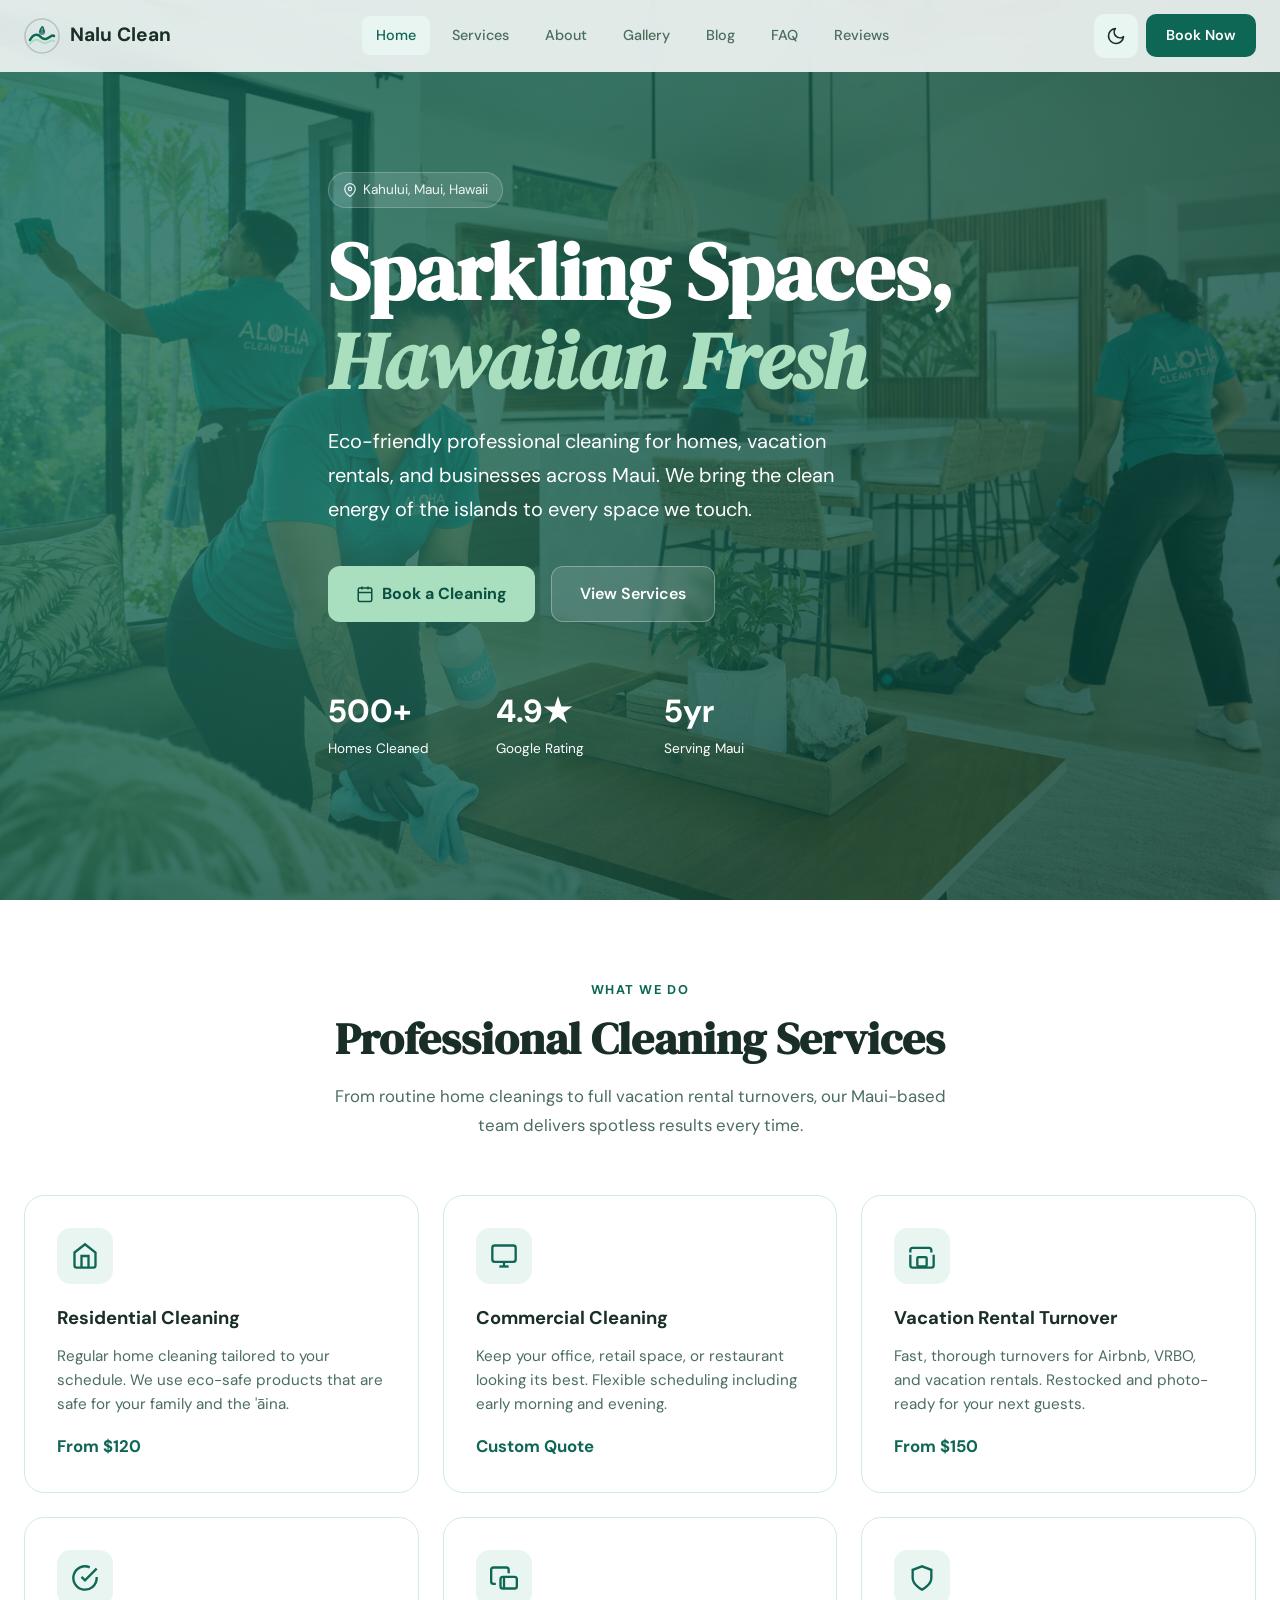
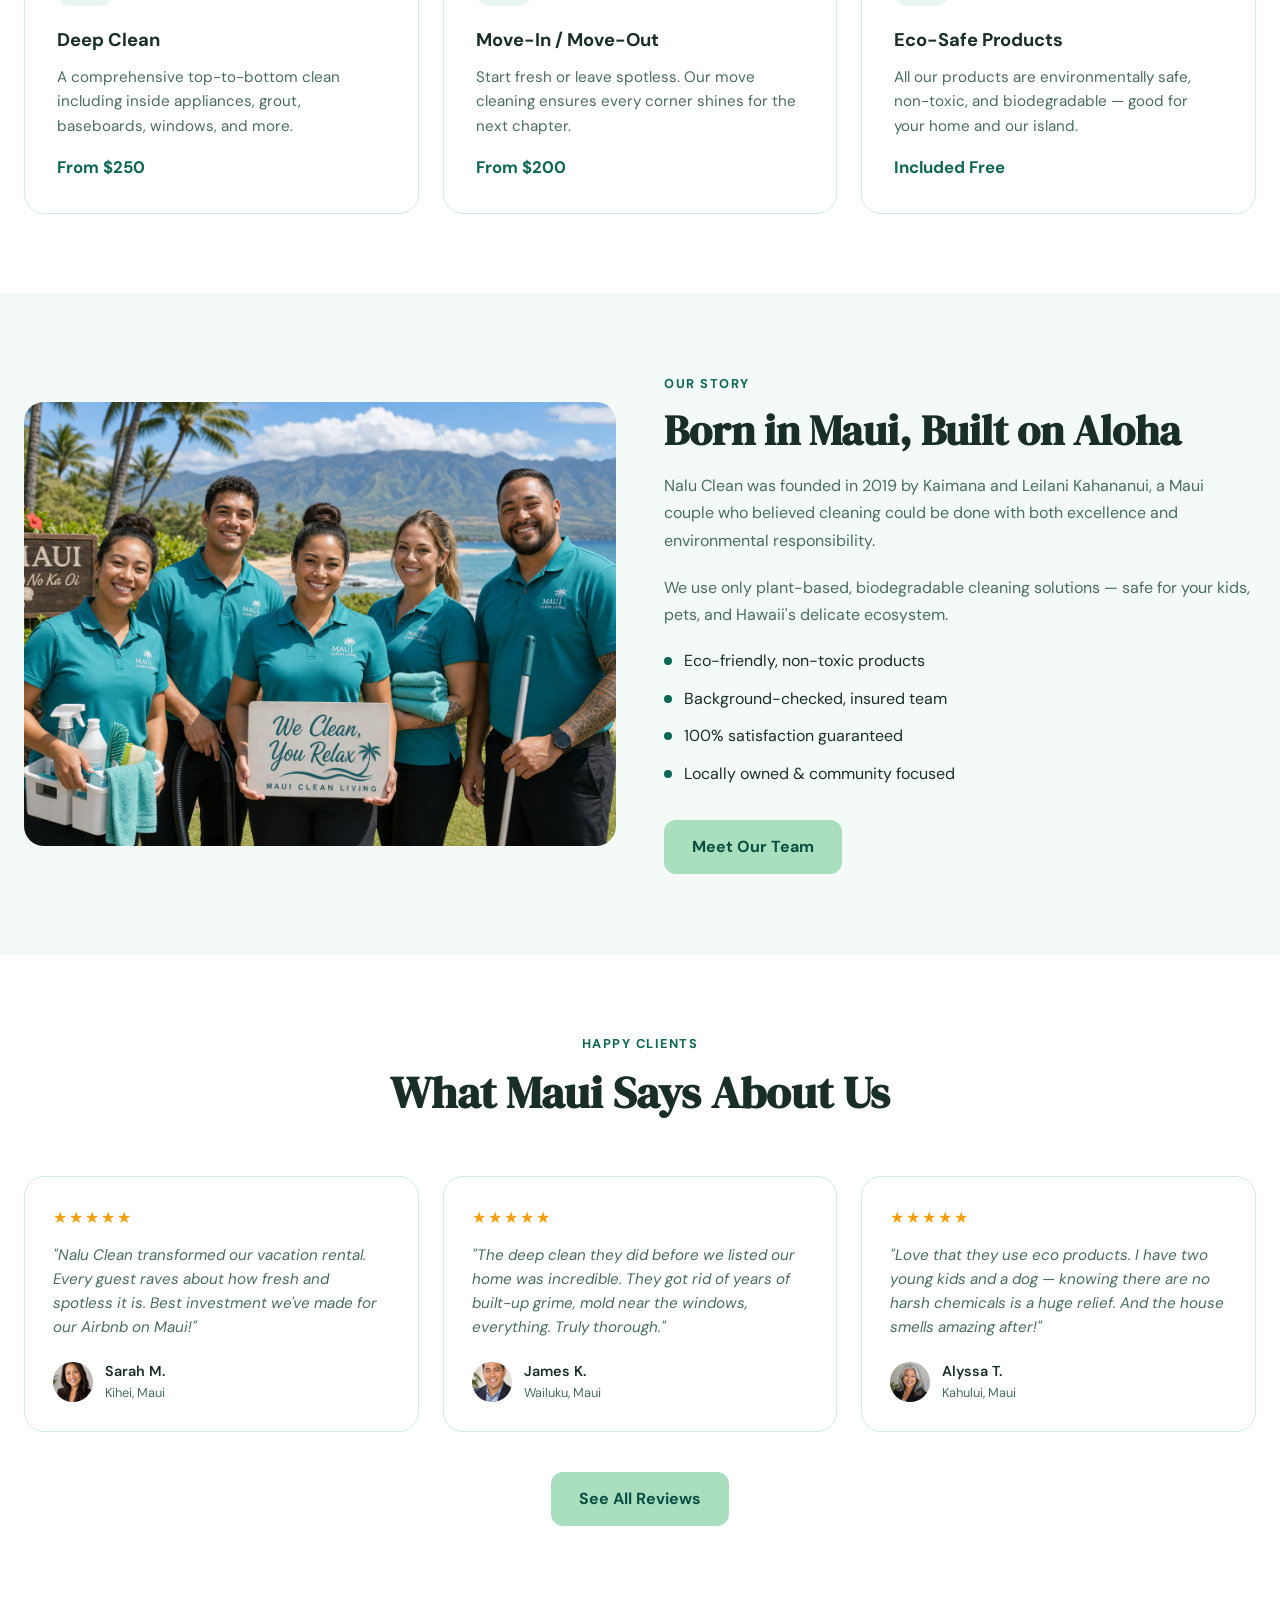
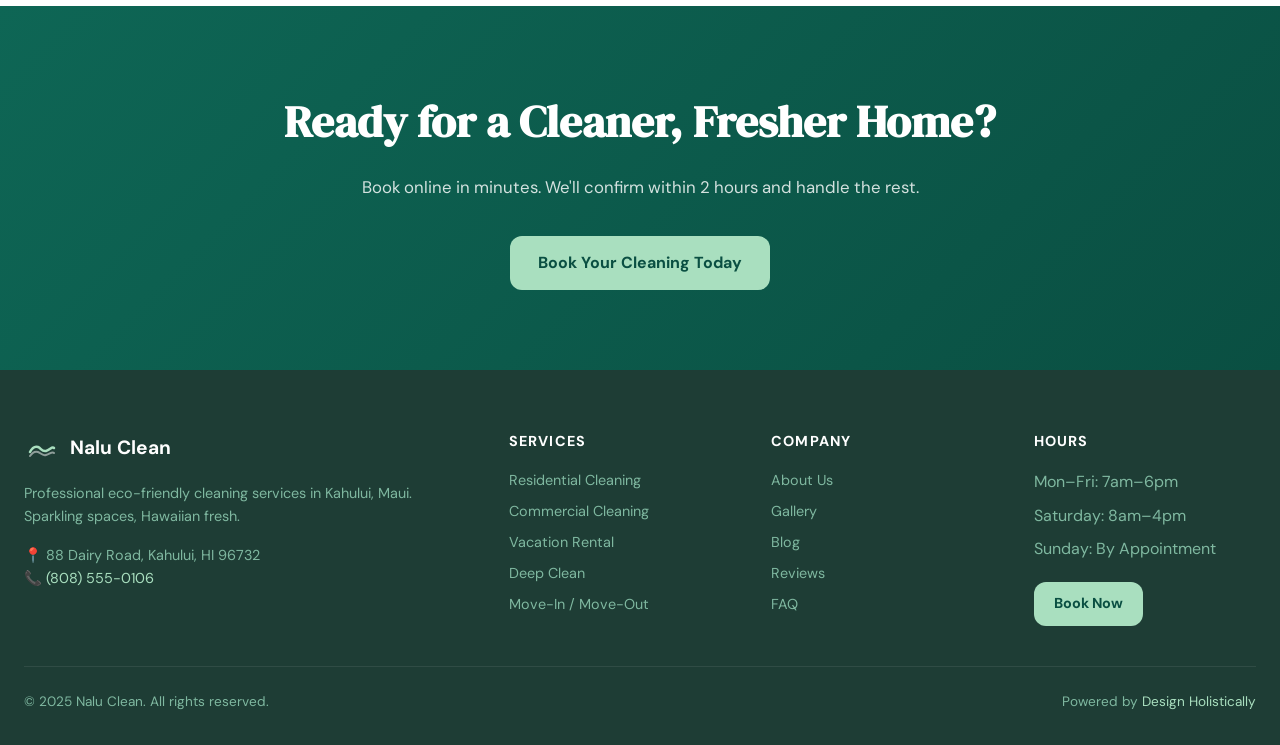
<file: index.html>
<!DOCTYPE html>
<html lang="en" data-theme="light">
<head>
<meta charset="UTF-8">
<meta name="viewport" content="width=device-width, initial-scale=1.0">
<title>Nalu Clean — Hawaii Cleaning Services | Kahului, Maui</title>
<meta name="description" content="Nalu Clean offers professional residential, commercial, vacation rental, and deep cleaning services in Kahului, Maui. Eco-friendly, Hawaiian fresh.">
<meta property="og:title" content="Nalu Clean — Sparkling spaces, Hawaiian fresh">
<meta property="og:description" content="Professional cleaning services in Maui. Residential, commercial, vacation rental turnover, deep clean, move-in/move-out.">
<meta property="og:image" content="images/hero.png">
<meta property="og:url" content="https://naluclean.com">
<meta property="og:type" content="website">
<link rel="canonical" href="https://naluclean.com">
<link rel="stylesheet" href="css/style.css">
<script type="application/ld+json">
{
  "@context": "https://schema.org",
  "@type": "LocalBusiness",
  "name": "Nalu Clean",
  "description": "Professional cleaning services in Kahului, Maui, Hawaii",
  "url": "https://naluclean.com",
  "telephone": "(808) 555-0106",
  "address": {
    "@type": "PostalAddress",
    "streetAddress": "88 Dairy Road",
    "addressLocality": "Kahului",
    "addressRegion": "HI",
    "postalCode": "96732",
    "addressCountry": "US"
  },
  "geo": {"@type": "GeoCoordinates", "latitude": 20.8893, "longitude": -156.4729},
  "priceRange": "$$",
  "servesCuisine": null,
  "openingHours": "Mo-Sa 07:00-18:00"
}
</script>
  <link rel="icon" type="image/x-icon" href="images/favicon.ico">
  <link rel="icon" type="image/png" sizes="32x32" href="images/favicon-32x32.png">
  <link rel="icon" type="image/png" sizes="16x16" href="images/favicon-16x16.png">
  <link rel="apple-touch-icon" sizes="180x180" href="images/apple-touch-icon.png">
</head>
<body>
<!-- Header -->
<header class="header" role="banner">
  <div class="header-inner">
    <a href="index.html" class="logo" aria-label="Nalu Clean home">
      <svg viewBox="0 0 36 36" fill="none" aria-hidden="true">
        <circle cx="18" cy="18" r="17" stroke="currentColor" stroke-width="1.5" opacity="0.2"/>
        <path d="M6 22c2-4 5-6 8-5s4 5 8 4 6-5 8-3" stroke="#0E6655" stroke-width="2.5" stroke-linecap="round" fill="none"/>
        <path d="M6 26c2-3 5-5 8-4s4 4 8 3 6-4 8-2" stroke="#A9DFBF" stroke-width="2" stroke-linecap="round" fill="none"/>
        <circle cx="18" cy="14" r="3" fill="#0E6655" opacity="0.7"/>
        <path d="M16 14c0-2 1-4 2-5s2 3 2 5" stroke="#0E6655" stroke-width="1.5" fill="none" stroke-linecap="round"/>
      </svg>
      Nalu Clean
    </a>
    <nav class="nav" role="navigation" aria-label="Main navigation">
      <a href="index.html" class="active">Home</a>
      <a href="services.html">Services</a>
      <a href="about.html">About</a>
      <a href="gallery.html">Gallery</a>
      <a href="blog.html">Blog</a>
      <a href="faq.html">FAQ</a>
      <a href="reviews.html">Reviews</a>
    </nav>
    <div class="header-actions">
      <button id="themeToggle" class="btn-theme" aria-label="Toggle dark mode"></button>
      <a href="booking.html" class="btn-book">Book Now</a>
      <button id="hamburger" class="btn-hamburger" aria-label="Open menu" aria-expanded="false">
        <span></span><span></span><span></span>
      </button>
    </div>
  </div>
</header>
<nav id="mobileNav" class="mobile-nav" aria-label="Mobile navigation">
  <a href="index.html">Home</a>
  <a href="services.html">Services</a>
  <a href="about.html">About</a>
  <a href="gallery.html">Gallery</a>
  <a href="blog.html">Blog</a>
  <a href="faq.html">FAQ</a>
  <a href="reviews.html">Reviews</a>
  <a href="booking.html">Book a Cleaning</a>
  <a href="admin.html">Admin</a>
</nav>

<!-- Hero -->
<section class="hero" aria-label="Hero">
  <div class="hero-bg">
    <img src="images/hero.png" alt="Clean, bright Hawaiian home" loading="eager">
    <div class="hero-pattern"></div>
  </div>
  <div class="hero-content">
    <div class="location-badge">
      <svg width="14" height="14" viewBox="0 0 24 24" fill="none" stroke="currentColor" stroke-width="2"><path d="M21 10c0 7-9 13-9 13s-9-6-9-13a9 9 0 0 1 18 0z"/><circle cx="12" cy="10" r="3"/></svg>
      Kahului, Maui, Hawaii
    </div>
    <h1>Sparkling Spaces,<br><em>Hawaiian Fresh</em></h1>
    <p>Eco-friendly professional cleaning for homes, vacation rentals, and businesses across Maui. We bring the clean energy of the islands to every space we touch.</p>
    <div class="hero-actions">
      <a href="booking.html" class="btn-primary">
        <svg width="18" height="18" viewBox="0 0 24 24" fill="none" stroke="currentColor" stroke-width="2"><rect x="3" y="4" width="18" height="18" rx="2" ry="2"/><line x1="16" y1="2" x2="16" y2="6"/><line x1="8" y1="2" x2="8" y2="6"/><line x1="3" y1="10" x2="21" y2="10"/></svg>
        Book a Cleaning
      </a>
      <a href="services.html" class="btn-secondary">View Services</a>
    </div>
    <div class="hero-stats">
      <div class="hero-stat"><span>500+</span><p>Homes Cleaned</p></div>
      <div class="hero-stat"><span>4.9★</span><p>Google Rating</p></div>
      <div class="hero-stat"><span>5yr</span><p>Serving Maui</p></div>
    </div>
  </div>
</section>

<!-- Services Overview -->
<section class="section" aria-label="Services overview">
  <div class="container">
    <div class="section-header fade-up">
      <span class="section-label">What We Do</span>
      <h2>Professional Cleaning Services</h2>
      <p>From routine home cleanings to full vacation rental turnovers, our Maui-based team delivers spotless results every time.</p>
    </div>
    <div class="services-grid">
      <div class="service-card fade-up">
        <div class="service-icon"><svg viewBox="0 0 24 24" fill="none" stroke="currentColor" stroke-width="2"><path d="M3 9l9-7 9 7v11a2 2 0 0 1-2 2H5a2 2 0 0 1-2-2z"/><polyline points="9 22 9 12 15 12 15 22"/></svg></div>
        <h3>Residential Cleaning</h3>
        <p>Regular home cleaning tailored to your schedule. We use eco-safe products that are safe for your family and the 'āina.</p>
        <span class="service-price">From $120</span>
      </div>
      <div class="service-card fade-up">
        <div class="service-icon"><svg viewBox="0 0 24 24" fill="none" stroke="currentColor" stroke-width="2"><rect x="2" y="3" width="20" height="14" rx="2"/><line x1="8" y1="21" x2="16" y2="21"/><line x1="12" y1="17" x2="12" y2="21"/></svg></div>
        <h3>Commercial Cleaning</h3>
        <p>Keep your office, retail space, or restaurant looking its best. Flexible scheduling including early morning and evening.</p>
        <span class="service-price">Custom Quote</span>
      </div>
      <div class="service-card fade-up">
        <div class="service-icon"><svg viewBox="0 0 24 24" fill="none" stroke="currentColor" stroke-width="2"><path d="M20 9V7a2 2 0 0 0-2-2H4a2 2 0 0 0-2 2v2"/><path d="M2 11v9a2 2 0 0 0 2 2h16a2 2 0 0 0 2-2v-9"/><rect x="8" y="13" width="8" height="8" rx="1"/></svg></div>
        <h3>Vacation Rental Turnover</h3>
        <p>Fast, thorough turnovers for Airbnb, VRBO, and vacation rentals. Restocked and photo-ready for your next guests.</p>
        <span class="service-price">From $150</span>
      </div>
      <div class="service-card fade-up">
        <div class="service-icon"><svg viewBox="0 0 24 24" fill="none" stroke="currentColor" stroke-width="2"><path d="M22 11.08V12a10 10 0 1 1-5.93-9.14"/><polyline points="22 4 12 14.01 9 11.01"/></svg></div>
        <h3>Deep Clean</h3>
        <p>A comprehensive top-to-bottom clean including inside appliances, grout, baseboards, windows, and more.</p>
        <span class="service-price">From $250</span>
      </div>
      <div class="service-card fade-up">
        <div class="service-icon"><svg viewBox="0 0 24 24" fill="none" stroke="currentColor" stroke-width="2"><path d="M5 17H3a2 2 0 0 1-2-2V5a2 2 0 0 1 2-2h11a2 2 0 0 1 2 2v3"/><rect x="9" y="11" width="14" height="10" rx="2"/><line x1="12" y1="11" x2="12" y2="21"/></svg></div>
        <h3>Move-In / Move-Out</h3>
        <p>Start fresh or leave spotless. Our move cleaning ensures every corner shines for the next chapter.</p>
        <span class="service-price">From $200</span>
      </div>
      <div class="service-card fade-up">
        <div class="service-icon"><svg viewBox="0 0 24 24" fill="none" stroke="currentColor" stroke-width="2"><path d="M12 22s8-4 8-10V5l-8-3-8 3v7c0 6 8 10 8 10z"/></svg></div>
        <h3>Eco-Safe Products</h3>
        <p>All our products are environmentally safe, non-toxic, and biodegradable — good for your home and our island.</p>
        <span class="service-price">Included Free</span>
      </div>
    </div>
  </div>
</section>

<!-- About Teaser -->
<section class="section section-alt" aria-label="About us teaser">
  <div class="container">
    <div class="about-grid">
      <div class="about-img fade-up">
        <img src="images/about.png" alt="Nalu Clean team members" loading="lazy">
      </div>
      <div class="about-text fade-up">
        <span class="section-label">Our Story</span>
        <h2>Born in Maui, Built on Aloha</h2>
        <p>Nalu Clean was founded in 2019 by Kaimana and Leilani Kahananui, a Maui couple who believed cleaning could be done with both excellence and environmental responsibility.</p>
        <p>We use only plant-based, biodegradable cleaning solutions — safe for your kids, pets, and Hawaii's delicate ecosystem.</p>
        <div class="values-list">
          <div class="value-item"><div class="value-dot"></div><span>Eco-friendly, non-toxic products</span></div>
          <div class="value-item"><div class="value-dot"></div><span>Background-checked, insured team</span></div>
          <div class="value-item"><div class="value-dot"></div><span>100% satisfaction guaranteed</span></div>
          <div class="value-item"><div class="value-dot"></div><span>Locally owned & community focused</span></div>
        </div>
        <br>
        <a href="about.html" class="btn-primary" style="display:inline-flex;margin-top:8px;">Meet Our Team</a>
      </div>
    </div>
  </div>
</section>

<!-- Testimonials -->
<section class="section" aria-label="Customer testimonials">
  <div class="container">
    <div class="section-header fade-up">
      <span class="section-label">Happy Clients</span>
      <h2>What Maui Says About Us</h2>
    </div>
    <div class="testimonials-grid">
      <div class="testimonial-card fade-up">
        <div class="stars">★★★★★</div>
        <p>"Nalu Clean transformed our vacation rental. Every guest raves about how fresh and spotless it is. Best investment we've made for our Airbnb on Maui!"</p>
        <div class="reviewer">
          <div class="reviewer-avatar"><img src="images/avatar-1.png" alt="Sarah M." loading="lazy"></div>
          <div><div class="reviewer-name">Sarah M.</div><div class="reviewer-location">Kihei, Maui</div></div>
        </div>
      </div>
      <div class="testimonial-card fade-up">
        <div class="stars">★★★★★</div>
        <p>"The deep clean they did before we listed our home was incredible. They got rid of years of built-up grime, mold near the windows, everything. Truly thorough."</p>
        <div class="reviewer">
          <div class="reviewer-avatar"><img src="images/avatar-2.png" alt="James K." loading="lazy"></div>
          <div><div class="reviewer-name">James K.</div><div class="reviewer-location">Wailuku, Maui</div></div>
        </div>
      </div>
      <div class="testimonial-card fade-up">
        <div class="stars">★★★★★</div>
        <p>"Love that they use eco products. I have two young kids and a dog — knowing there are no harsh chemicals is a huge relief. And the house smells amazing after!"</p>
        <div class="reviewer">
          <div class="reviewer-avatar"><img src="images/avatar-3.png" alt="Alyssa T." loading="lazy"></div>
          <div><div class="reviewer-name">Alyssa T.</div><div class="reviewer-location">Kahului, Maui</div></div>
        </div>
      </div>
    </div>
    <div style="text-align:center;margin-top:40px;">
      <a href="reviews.html" class="btn-primary" style="display:inline-flex;">See All Reviews</a>
    </div>
  </div>
</section>

<!-- CTA -->
<section class="cta-section" aria-label="Book a cleaning">
  <div class="container">
    <h2>Ready for a Cleaner, Fresher Home?</h2>
    <p>Book online in minutes. We'll confirm within 2 hours and handle the rest.</p>
    <a href="booking.html" class="btn-primary">Book Your Cleaning Today</a>
  </div>
</section>

<!-- Footer -->
<footer class="footer" role="contentinfo">
  <div class="footer-grid">
    <div class="footer-brand">
      <div class="logo" style="color:white;">
        <svg viewBox="0 0 36 36" fill="none" width="36" height="36">
          <path d="M6 22c2-4 5-6 8-5s4 5 8 4 6-5 8-3" stroke="#A9DFBF" stroke-width="2.5" stroke-linecap="round" fill="none"/>
          <path d="M6 26c2-3 5-5 8-4s4 4 8 3 6-4 8-2" stroke="white" stroke-width="2" stroke-linecap="round" fill="none" opacity="0.5"/>
        </svg>
        Nalu Clean
      </div>
      <p>Professional eco-friendly cleaning services in Kahului, Maui. Sparkling spaces, Hawaiian fresh.</p>
      <p style="margin-top:16px;">📍 88 Dairy Road, Kahului, HI 96732</p>
      <p>📞 <a href="tel:+18085550106" style="color:#A9DFBF;">(808) 555-0106</a></p>
    </div>
    <div>
      <h4>Services</h4>
      <div class="footer-links">
        <a href="services.html">Residential Cleaning</a>
        <a href="services.html">Commercial Cleaning</a>
        <a href="services.html">Vacation Rental</a>
        <a href="services.html">Deep Clean</a>
        <a href="services.html">Move-In / Move-Out</a>
      </div>
    </div>
    <div>
      <h4>Company</h4>
      <div class="footer-links">
        <a href="about.html">About Us</a>
        <a href="gallery.html">Gallery</a>
        <a href="blog.html">Blog</a>
        <a href="reviews.html">Reviews</a>
        <a href="faq.html">FAQ</a>
      </div>
    </div>
    <div>
      <h4>Hours</h4>
      <div class="footer-links">
        <span style="color:#7fb8a0;">Mon–Fri: 7am–6pm</span>
        <span style="color:#7fb8a0;">Saturday: 8am–4pm</span>
        <span style="color:#7fb8a0;">Sunday: By Appointment</span>
      </div>
      <div style="margin-top:20px;">
        <a href="booking.html" class="btn-primary" style="display:inline-flex;padding:10px 20px;font-size:0.9rem;">Book Now</a>
      </div>
    </div>
  </div>
  <div class="footer-bottom">
    <p>© 2025 Nalu Clean. All rights reserved.</p>
    <p>Powered by <a href="https://designholistically.com" target="_blank" rel="noopener">Design Holistically</a></p>
  </div>
</footer>

<button id="backToTop" class="back-to-top" aria-label="Back to top">
  <svg width="20" height="20" viewBox="0 0 24 24" fill="none" stroke="currentColor" stroke-width="2"><polyline points="18 15 12 9 6 15"/></svg>
</button>
<script src="js/main.js"></script>
</body>
</html>
</file>
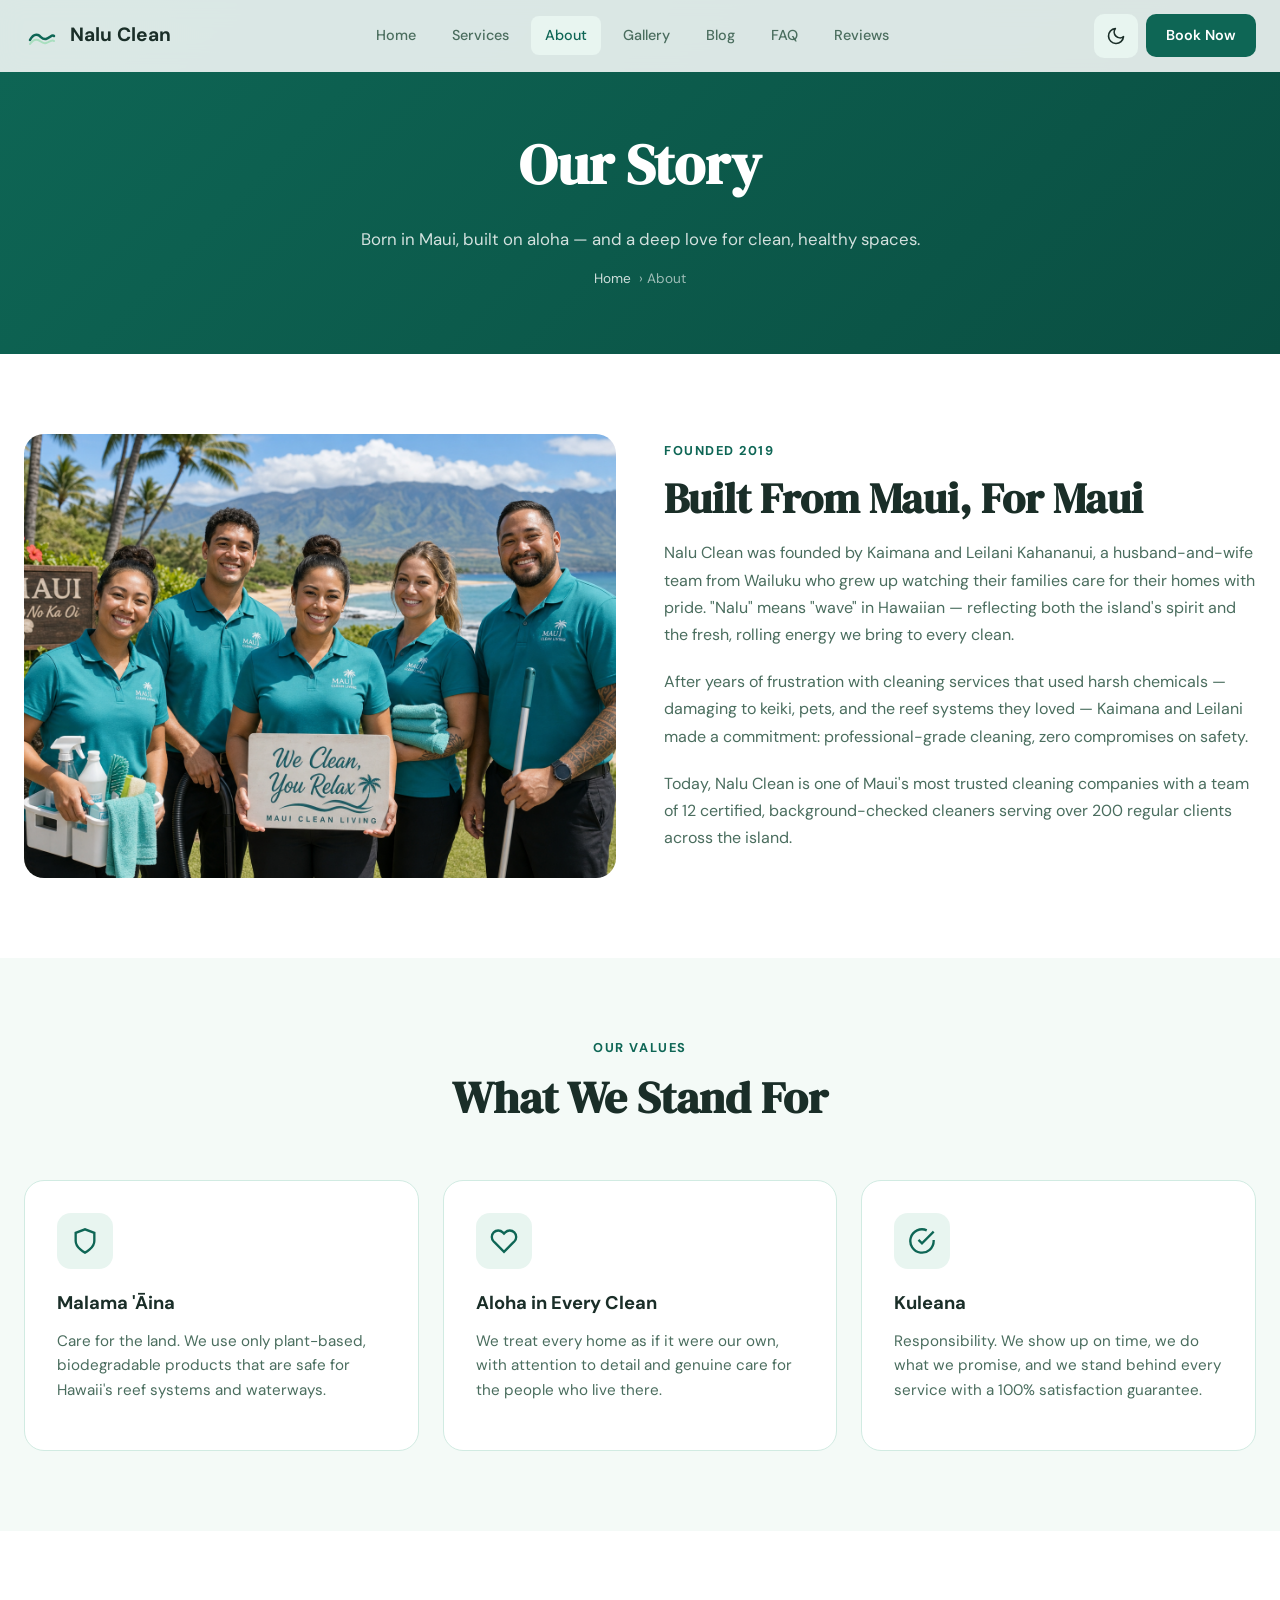
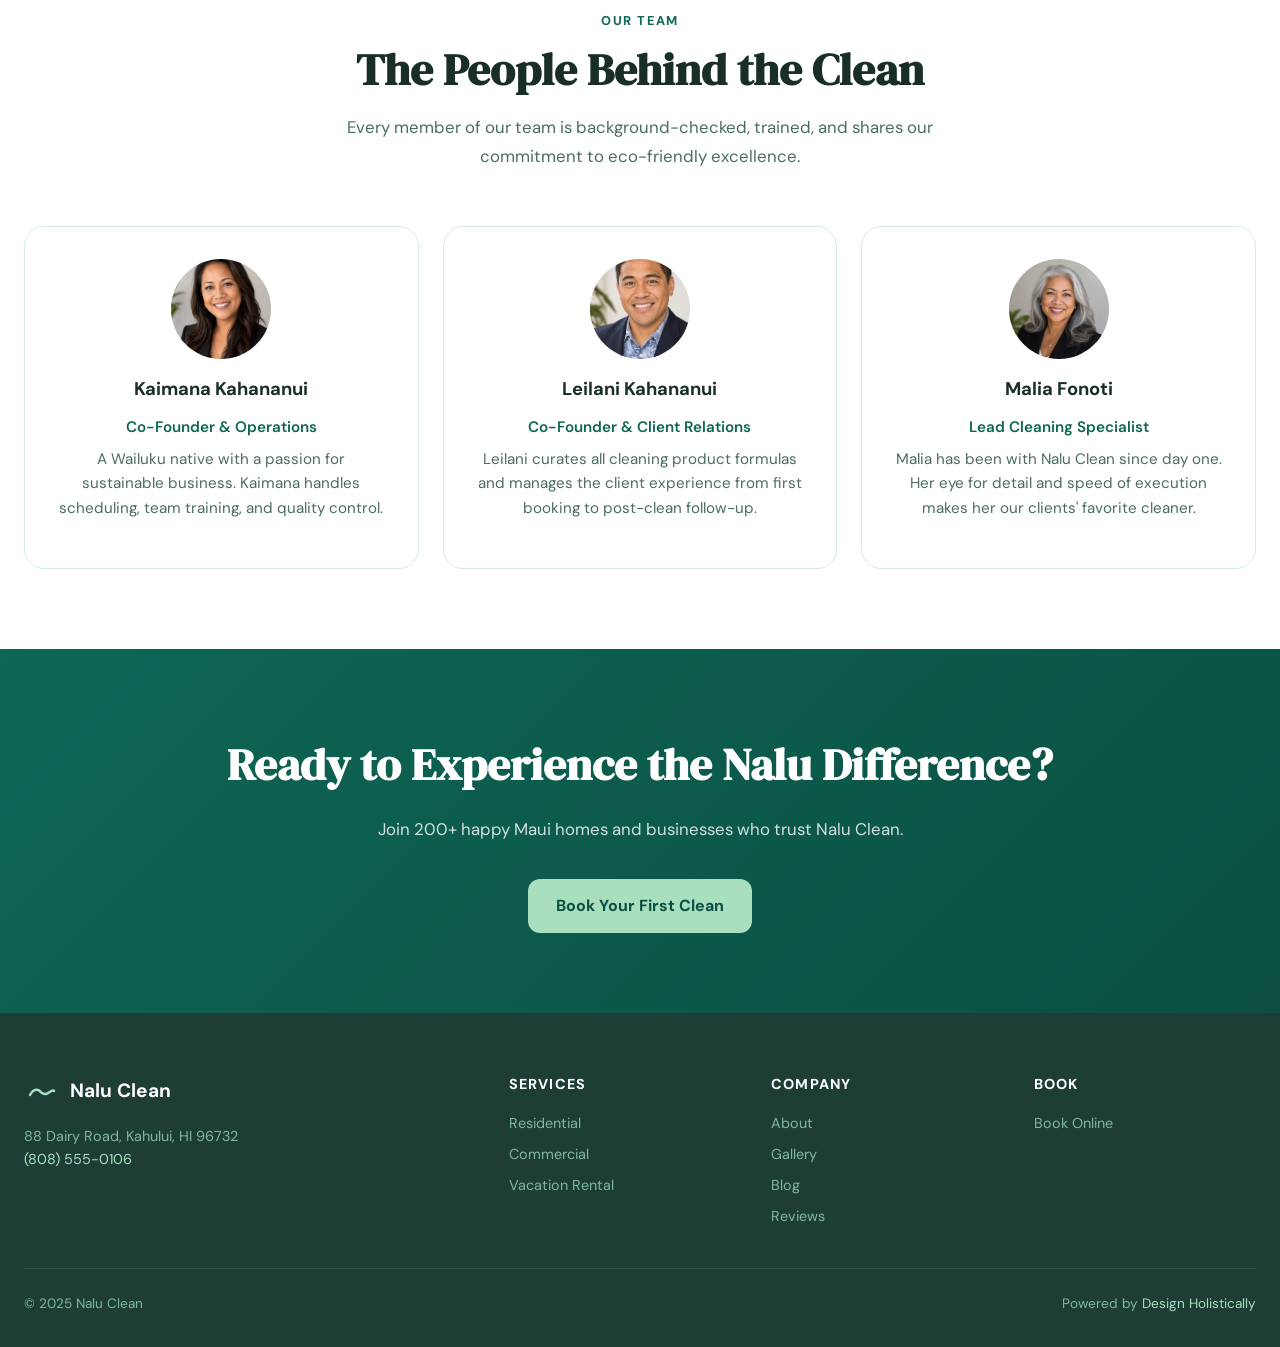
<file: about.html>
<!DOCTYPE html>
<html lang="en" data-theme="light">
<head>
<meta charset="UTF-8">
<meta name="viewport" content="width=device-width, initial-scale=1.0">
<title>About Us — Nalu Clean | Kahului, Maui</title>
<meta name="description" content="Learn about Nalu Clean's story, values, and team. Founded in Maui by locals who care about clean homes and a clean planet.">
<meta property="og:title" content="About Nalu Clean — Born in Maui, Built on Aloha">
<meta property="og:image" content="images/about.png">
<link rel="stylesheet" href="css/style.css">
  <link rel="icon" type="image/x-icon" href="images/favicon.ico">
  <link rel="icon" type="image/png" sizes="32x32" href="images/favicon-32x32.png">
  <link rel="icon" type="image/png" sizes="16x16" href="images/favicon-16x16.png">
  <link rel="apple-touch-icon" sizes="180x180" href="images/apple-touch-icon.png">
</head>
<body>
<header class="header"><div class="header-inner">
  <a href="index.html" class="logo"><svg viewBox="0 0 36 36" fill="none" width="36" height="36"><path d="M6 22c2-4 5-6 8-5s4 5 8 4 6-5 8-3" stroke="#0E6655" stroke-width="2.5" stroke-linecap="round" fill="none"/><path d="M6 26c2-3 5-5 8-4s4 4 8 3 6-4 8-2" stroke="#A9DFBF" stroke-width="2" stroke-linecap="round" fill="none"/></svg>Nalu Clean</a>
  <nav class="nav"><a href="index.html">Home</a><a href="services.html">Services</a><a href="about.html" class="active">About</a><a href="gallery.html">Gallery</a><a href="blog.html">Blog</a><a href="faq.html">FAQ</a><a href="reviews.html">Reviews</a></nav>
  <div class="header-actions"><button id="themeToggle" class="btn-theme" aria-label="Toggle dark mode"></button><a href="booking.html" class="btn-book">Book Now</a><button id="hamburger" class="btn-hamburger" aria-label="Open menu" aria-expanded="false"><span></span><span></span><span></span></button></div>
</div></header>
<nav id="mobileNav" class="mobile-nav"><a href="index.html">Home</a><a href="services.html">Services</a><a href="about.html">About</a><a href="gallery.html">Gallery</a><a href="blog.html">Blog</a><a href="faq.html">FAQ</a><a href="reviews.html">Reviews</a><a href="booking.html">Book a Cleaning</a></nav>

<div class="page-hero">
  <h1>Our Story</h1>
  <p>Born in Maui, built on aloha — and a deep love for clean, healthy spaces.</p>
  <div class="breadcrumb"><a href="index.html">Home</a> › About</div>
</div>

<section class="section">
  <div class="container">
    <div class="about-grid">
      <div class="about-img fade-up">
        <img src="images/about.png" alt="Nalu Clean founders Kaimana and Leilani" loading="lazy">
      </div>
      <div class="about-text fade-up">
        <span class="section-label">Founded 2019</span>
        <h2>Built From Maui, For Maui</h2>
        <p>Nalu Clean was founded by Kaimana and Leilani Kahananui, a husband-and-wife team from Wailuku who grew up watching their families care for their homes with pride. "Nalu" means "wave" in Hawaiian — reflecting both the island's spirit and the fresh, rolling energy we bring to every clean.</p>
        <p>After years of frustration with cleaning services that used harsh chemicals — damaging to keiki, pets, and the reef systems they loved — Kaimana and Leilani made a commitment: professional-grade cleaning, zero compromises on safety.</p>
        <p>Today, Nalu Clean is one of Maui's most trusted cleaning companies with a team of 12 certified, background-checked cleaners serving over 200 regular clients across the island.</p>
      </div>
    </div>
  </div>
</section>

<!-- Values -->
<section class="section section-alt">
  <div class="container">
    <div class="section-header fade-up">
      <span class="section-label">Our Values</span>
      <h2>What We Stand For</h2>
    </div>
    <div class="services-grid">
      <div class="service-card fade-up">
        <div class="service-icon"><svg viewBox="0 0 24 24" fill="none" stroke="currentColor" stroke-width="2"><path d="M12 22s8-4 8-10V5l-8-3-8 3v7c0 6 8 10 8 10z"/></svg></div>
        <h3>Malama 'Āina</h3>
        <p>Care for the land. We use only plant-based, biodegradable products that are safe for Hawaii's reef systems and waterways.</p>
      </div>
      <div class="service-card fade-up">
        <div class="service-icon"><svg viewBox="0 0 24 24" fill="none" stroke="currentColor" stroke-width="2"><path d="M20.84 4.61a5.5 5.5 0 0 0-7.78 0L12 5.67l-1.06-1.06a5.5 5.5 0 0 0-7.78 7.78l1.06 1.06L12 21.23l7.78-7.78 1.06-1.06a5.5 5.5 0 0 0 0-7.78z"/></svg></div>
        <h3>Aloha in Every Clean</h3>
        <p>We treat every home as if it were our own, with attention to detail and genuine care for the people who live there.</p>
      </div>
      <div class="service-card fade-up">
        <div class="service-icon"><svg viewBox="0 0 24 24" fill="none" stroke="currentColor" stroke-width="2"><path d="M22 11.08V12a10 10 0 1 1-5.93-9.14"/><polyline points="22 4 12 14.01 9 11.01"/></svg></div>
        <h3>Kuleana</h3>
        <p>Responsibility. We show up on time, we do what we promise, and we stand behind every service with a 100% satisfaction guarantee.</p>
      </div>
    </div>
  </div>
</section>

<!-- Team -->
<section class="section">
  <div class="container">
    <div class="section-header fade-up">
      <span class="section-label">Our Team</span>
      <h2>The People Behind the Clean</h2>
      <p>Every member of our team is background-checked, trained, and shares our commitment to eco-friendly excellence.</p>
    </div>
    <div class="services-grid">
      <div class="service-card fade-up" style="text-align:center;">
        <img src="images/avatar-1.png" alt="Kaimana Kahananui" style="width:100px;height:100px;border-radius:50%;object-fit:cover;margin:0 auto 16px;">
        <h3>Kaimana Kahananui</h3>
        <p style="color:var(--primary);font-weight:600;margin-bottom:8px;">Co-Founder & Operations</p>
        <p>A Wailuku native with a passion for sustainable business. Kaimana handles scheduling, team training, and quality control.</p>
      </div>
      <div class="service-card fade-up" style="text-align:center;">
        <img src="images/avatar-2.png" alt="Leilani Kahananui" style="width:100px;height:100px;border-radius:50%;object-fit:cover;margin:0 auto 16px;">
        <h3>Leilani Kahananui</h3>
        <p style="color:var(--primary);font-weight:600;margin-bottom:8px;">Co-Founder & Client Relations</p>
        <p>Leilani curates all cleaning product formulas and manages the client experience from first booking to post-clean follow-up.</p>
      </div>
      <div class="service-card fade-up" style="text-align:center;">
        <img src="images/avatar-3.png" alt="Malia Fonoti" style="width:100px;height:100px;border-radius:50%;object-fit:cover;margin:0 auto 16px;">
        <h3>Malia Fonoti</h3>
        <p style="color:var(--primary);font-weight:600;margin-bottom:8px;">Lead Cleaning Specialist</p>
        <p>Malia has been with Nalu Clean since day one. Her eye for detail and speed of execution makes her our clients' favorite cleaner.</p>
      </div>
    </div>
  </div>
</section>

<section class="cta-section">
  <div class="container">
    <h2>Ready to Experience the Nalu Difference?</h2>
    <p>Join 200+ happy Maui homes and businesses who trust Nalu Clean.</p>
    <a href="booking.html" class="btn-primary">Book Your First Clean</a>
  </div>
</section>

<footer class="footer">
  <div class="footer-grid">
    <div class="footer-brand"><div class="logo" style="color:white;"><svg viewBox="0 0 36 36" fill="none" width="36" height="36"><path d="M6 22c2-4 5-6 8-5s4 5 8 4 6-5 8-3" stroke="#A9DFBF" stroke-width="2.5" stroke-linecap="round" fill="none"/></svg>Nalu Clean</div><p>88 Dairy Road, Kahului, HI 96732<br><a href="tel:+18085550106" style="color:#A9DFBF;">(808) 555-0106</a></p></div>
    <div><h4>Services</h4><div class="footer-links"><a href="services.html">Residential</a><a href="services.html">Commercial</a><a href="services.html">Vacation Rental</a></div></div>
    <div><h4>Company</h4><div class="footer-links"><a href="about.html">About</a><a href="gallery.html">Gallery</a><a href="blog.html">Blog</a><a href="reviews.html">Reviews</a></div></div>
    <div><h4>Book</h4><div class="footer-links"><a href="booking.html">Book Online</a></div></div>
  </div>
  <div class="footer-bottom"><p>© 2025 Nalu Clean</p><p>Powered by <a href="https://designholistically.com" target="_blank" rel="noopener">Design Holistically</a></p></div>
</footer>
<button id="backToTop" class="back-to-top" aria-label="Back to top"><svg width="20" height="20" viewBox="0 0 24 24" fill="none" stroke="currentColor" stroke-width="2"><polyline points="18 15 12 9 6 15"/></svg></button>
<script src="js/main.js"></script>
</body>
</html>
</file>
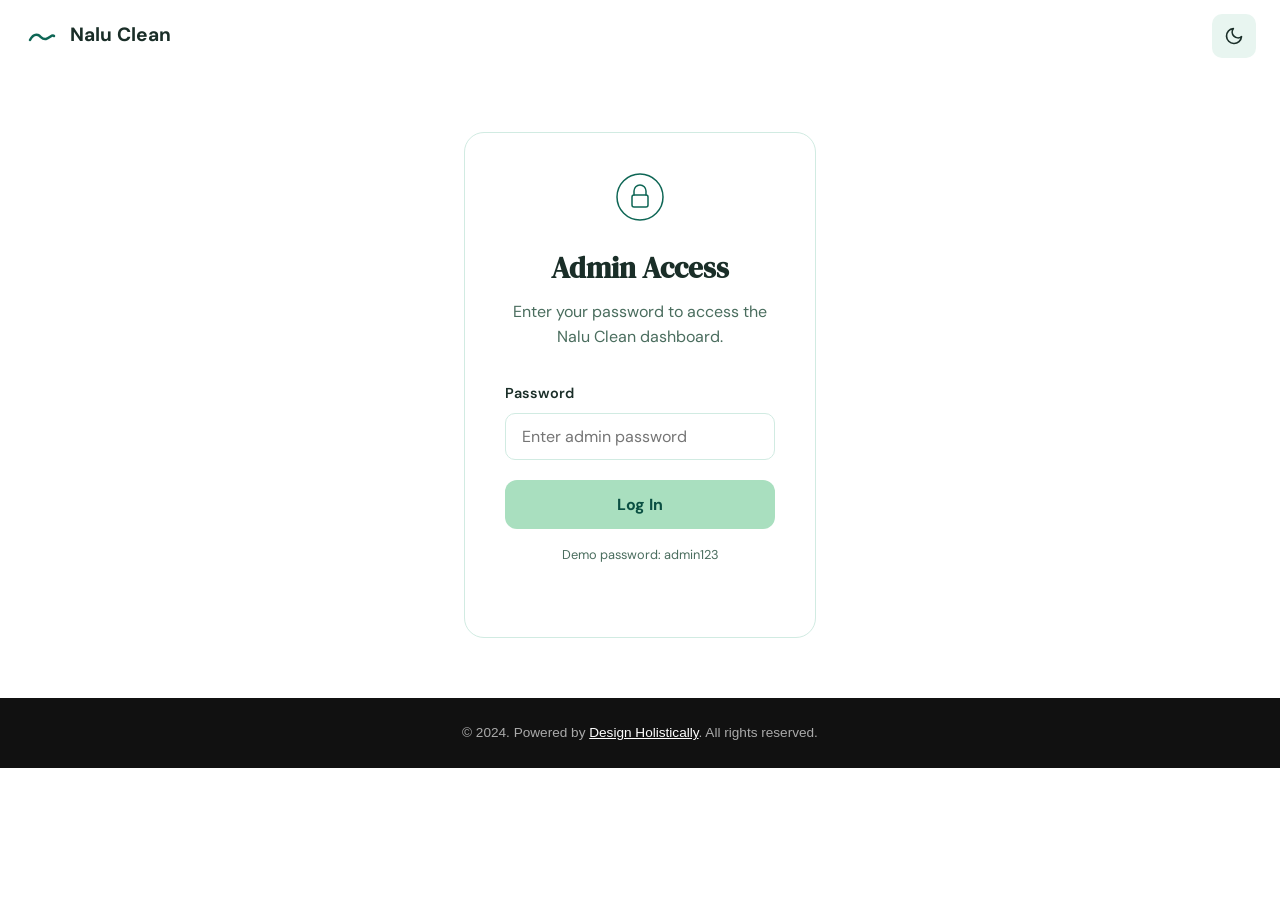
<file: admin.html>
<!DOCTYPE html>
<html lang="en" data-theme="light">
<head>
<meta charset="UTF-8">
<meta name="viewport" content="width=device-width, initial-scale=1.0">
<title>Admin Dashboard — Nalu Clean</title>
<meta name="robots" content="noindex,nofollow">
<link rel="stylesheet" href="css/style.css">
  <link rel="icon" type="image/x-icon" href="images/favicon.ico">
  <link rel="icon" type="image/png" sizes="32x32" href="images/favicon-32x32.png">
  <link rel="icon" type="image/png" sizes="16x16" href="images/favicon-16x16.png">
  <link rel="apple-touch-icon" sizes="180x180" href="images/apple-touch-icon.png">
</head>
<body>
<header class="header"><div class="header-inner">
  <a href="index.html" class="logo"><svg viewBox="0 0 36 36" fill="none" width="36" height="36"><path d="M6 22c2-4 5-6 8-5s4 5 8 4 6-5 8-3" stroke="#0E6655" stroke-width="2.5" stroke-linecap="round" fill="none"/></svg>Nalu Clean</a>
  <div class="header-actions"><button id="themeToggle" class="btn-theme" aria-label="Toggle dark mode"></button></div>
</div></header>

<!-- Login Section -->
<div id="loginSection" style="padding-top:var(--header-h);">
  <div class="admin-login">
    <div class="admin-login-card">
      <svg viewBox="0 0 48 48" fill="none" width="48" height="48" style="margin:0 auto 16px;"><circle cx="24" cy="24" r="23" stroke="var(--primary)" stroke-width="1.5"/><rect x="16" y="22" width="16" height="12" rx="2" stroke="var(--primary)" stroke-width="1.5" fill="none"/><path d="M18 22v-4a6 6 0 0 1 12 0v4" stroke="var(--primary)" stroke-width="1.5" stroke-linecap="round" fill="none"/></svg>
      <h2>Admin Access</h2>
      <p>Enter your password to access the Nalu Clean dashboard.</p>
      <form id="adminLoginForm">
        <div class="form-group" style="text-align:left;">
          <label for="adminPassword">Password</label>
          <input type="password" id="adminPassword" placeholder="Enter admin password" required>
        </div>
        <p id="loginError" style="color:#e74c3c;font-size:0.85rem;margin-bottom:12px;"></p>
        <button type="submit" class="btn-primary" style="width:100%;justify-content:center;display:flex;">Log In</button>
      </form>
      <p style="font-size:0.8rem;color:var(--text-muted);margin-top:16px;">Demo password: admin123</p>
    </div>
  </div>
</div>

<!-- Dashboard Section -->
<div id="dashboardSection" style="display:none;padding-top:var(--header-h);">
  <div class="admin-dash">
    <div style="display:flex;justify-content:space-between;align-items:center;margin-bottom:32px;flex-wrap:wrap;gap:16px;">
      <div>
        <h1 style="font-family:var(--font-display);font-size:2rem;">Dashboard</h1>
        <p style="color:var(--text-muted);">Nalu Clean — Kahului, Maui · <span id="dashDate"></span></p>
      </div>
      <button onclick="document.getElementById('dashboardSection').style.display='none';document.getElementById('loginSection').style.display='block';" style="padding:10px 20px;background:var(--gray-100);border-radius:10px;color:var(--text);font-weight:600;">Log Out</button>
    </div>

    <!-- Stats -->
    <div class="admin-stats">
      <div class="stat-card"><div class="stat-val">8</div><div class="stat-label">Pending Bookings</div></div>
      <div class="stat-card"><div class="stat-val">23</div><div class="stat-label">This Month</div></div>
      <div class="stat-card"><div class="stat-val">5</div><div class="stat-label">New Messages</div></div>
      <div class="stat-card"><div class="stat-val">$4,820</div><div class="stat-label">Revenue (Month)</div></div>
    </div>

    <!-- Pending Bookings -->
    <div style="background:var(--card-bg);border:1px solid var(--border);border-radius:var(--radius-lg);padding:24px;margin-bottom:24px;">
      <h3 style="font-weight:700;margin-bottom:20px;font-size:1.1rem;">Pending Bookings</h3>
      <div style="overflow-x:auto;">
        <table class="admin-table">
          <thead><tr><th>Name</th><th>Service</th><th>Date</th><th>Time</th><th>Location</th><th>Status</th></tr></thead>
          <tbody>
            <tr><td>Sarah M.</td><td>Vacation Rental Turnover</td><td>Jul 2, 2025</td><td>8:00 AM</td><td>Kihei</td><td><span class="status-badge status-pending">Pending</span></td></tr>
            <tr><td>Mike P.</td><td>Standard Home Clean</td><td>Jul 2, 2025</td><td>10:00 AM</td><td>Kahului</td><td><span class="status-badge status-confirmed">Confirmed</span></td></tr>
            <tr><td>James K.</td><td>Deep Clean</td><td>Jul 3, 2025</td><td>9:00 AM</td><td>Wailuku</td><td><span class="status-badge status-pending">Pending</span></td></tr>
            <tr><td>Nalani H.</td><td>Vacation Rental Turnover</td><td>Jul 3, 2025</td><td>11:00 AM</td><td>Paia</td><td><span class="status-badge status-confirmed">Confirmed</span></td></tr>
            <tr><td>Daniel W.</td><td>Commercial Clean</td><td>Jul 5, 2025</td><td>7:00 AM</td><td>Kahului</td><td><span class="status-badge status-pending">Pending</span></td></tr>
            <tr><td>Tina L.</td><td>Move-Out Clean</td><td>Jul 7, 2025</td><td>9:00 AM</td><td>Makawao</td><td><span class="status-badge status-pending">Pending</span></td></tr>
            <tr><td>Robert A.</td><td>Standard Home Clean</td><td>Jul 8, 2025</td><td>1:00 PM</td><td>Paia</td><td><span class="status-badge status-confirmed">Confirmed</span></td></tr>
            <tr><td>Alyssa T.</td><td>Deep Clean</td><td>Jul 9, 2025</td><td>8:00 AM</td><td>Kahului</td><td><span class="status-badge status-pending">Pending</span></td></tr>
          </tbody>
        </table>
      </div>
    </div>

    <!-- Inquiry Messages -->
    <div style="background:var(--card-bg);border:1px solid var(--border);border-radius:var(--radius-lg);padding:24px;">
      <h3 style="font-weight:700;margin-bottom:20px;font-size:1.1rem;">Inquiry Messages</h3>
      <div style="overflow-x:auto;">
        <table class="admin-table">
          <thead><tr><th>From</th><th>Message</th><th>Date</th><th>Status</th></tr></thead>
          <tbody>
            <tr><td>Lisa H.</td><td>Do you serve Lahaina area? Need weekly clean for 3BR...</td><td>Jul 1, 2025</td><td><span class="status-badge status-pending">New</span></td></tr>
            <tr><td>Tom B.</td><td>Interested in commercial cleaning for our office in Kahului...</td><td>Jun 30, 2025</td><td><span class="status-badge status-pending">New</span></td></tr>
            <tr><td>Maria G.</td><td>Can you accommodate a same-day turnover on July 4th?</td><td>Jun 30, 2025</td><td><span class="status-badge status-pending">New</span></td></tr>
            <tr><td>Chris N.</td><td>What's included in the move-in clean package exactly?</td><td>Jun 29, 2025</td><td><span class="status-badge status-confirmed">Replied</span></td></tr>
            <tr><td>Anna K.</td><td>Do you have a recurring discount for monthly clients?</td><td>Jun 28, 2025</td><td><span class="status-badge status-done">Replied</span></td></tr>
          </tbody>
        </table>
      </div>
    </div>
  </div>
</div>

<script src="js/main.js"></script>
<script>
document.getElementById('dashDate').textContent = new Date().toLocaleDateString('en-US', {weekday:'long',year:'numeric',month:'long',day:'numeric'});
</script>

  <!-- Powered by Design Holistically -->
  <footer style="background:#111;color:#aaa;text-align:center;padding:1.5rem;font-size:0.85rem;font-family:sans-serif;">
    <p>&copy; 2024. Powered by <a href="https://designholistically.com" target="_blank" rel="noopener" style="color:#fff;text-decoration:underline;">Design Holistically</a>. All rights reserved.</p>
  </footer>

</body>
</html>
</file>
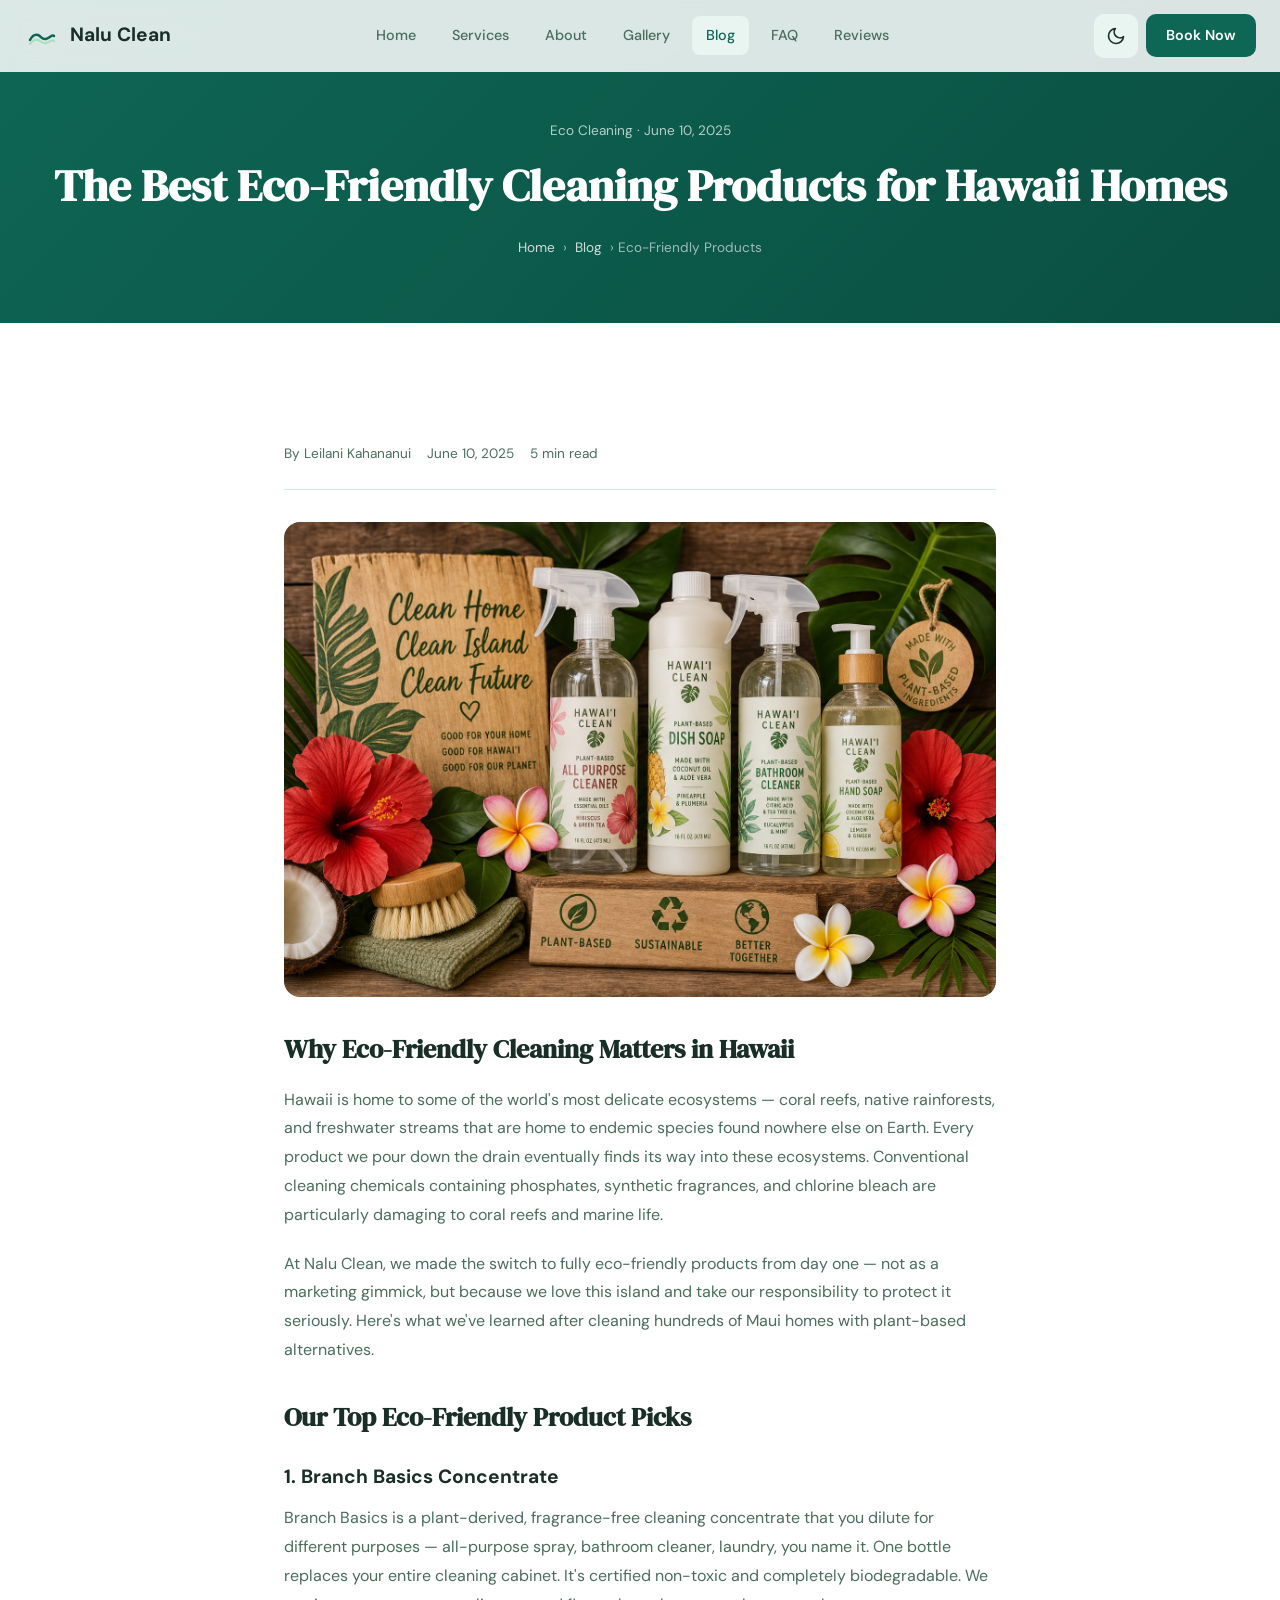
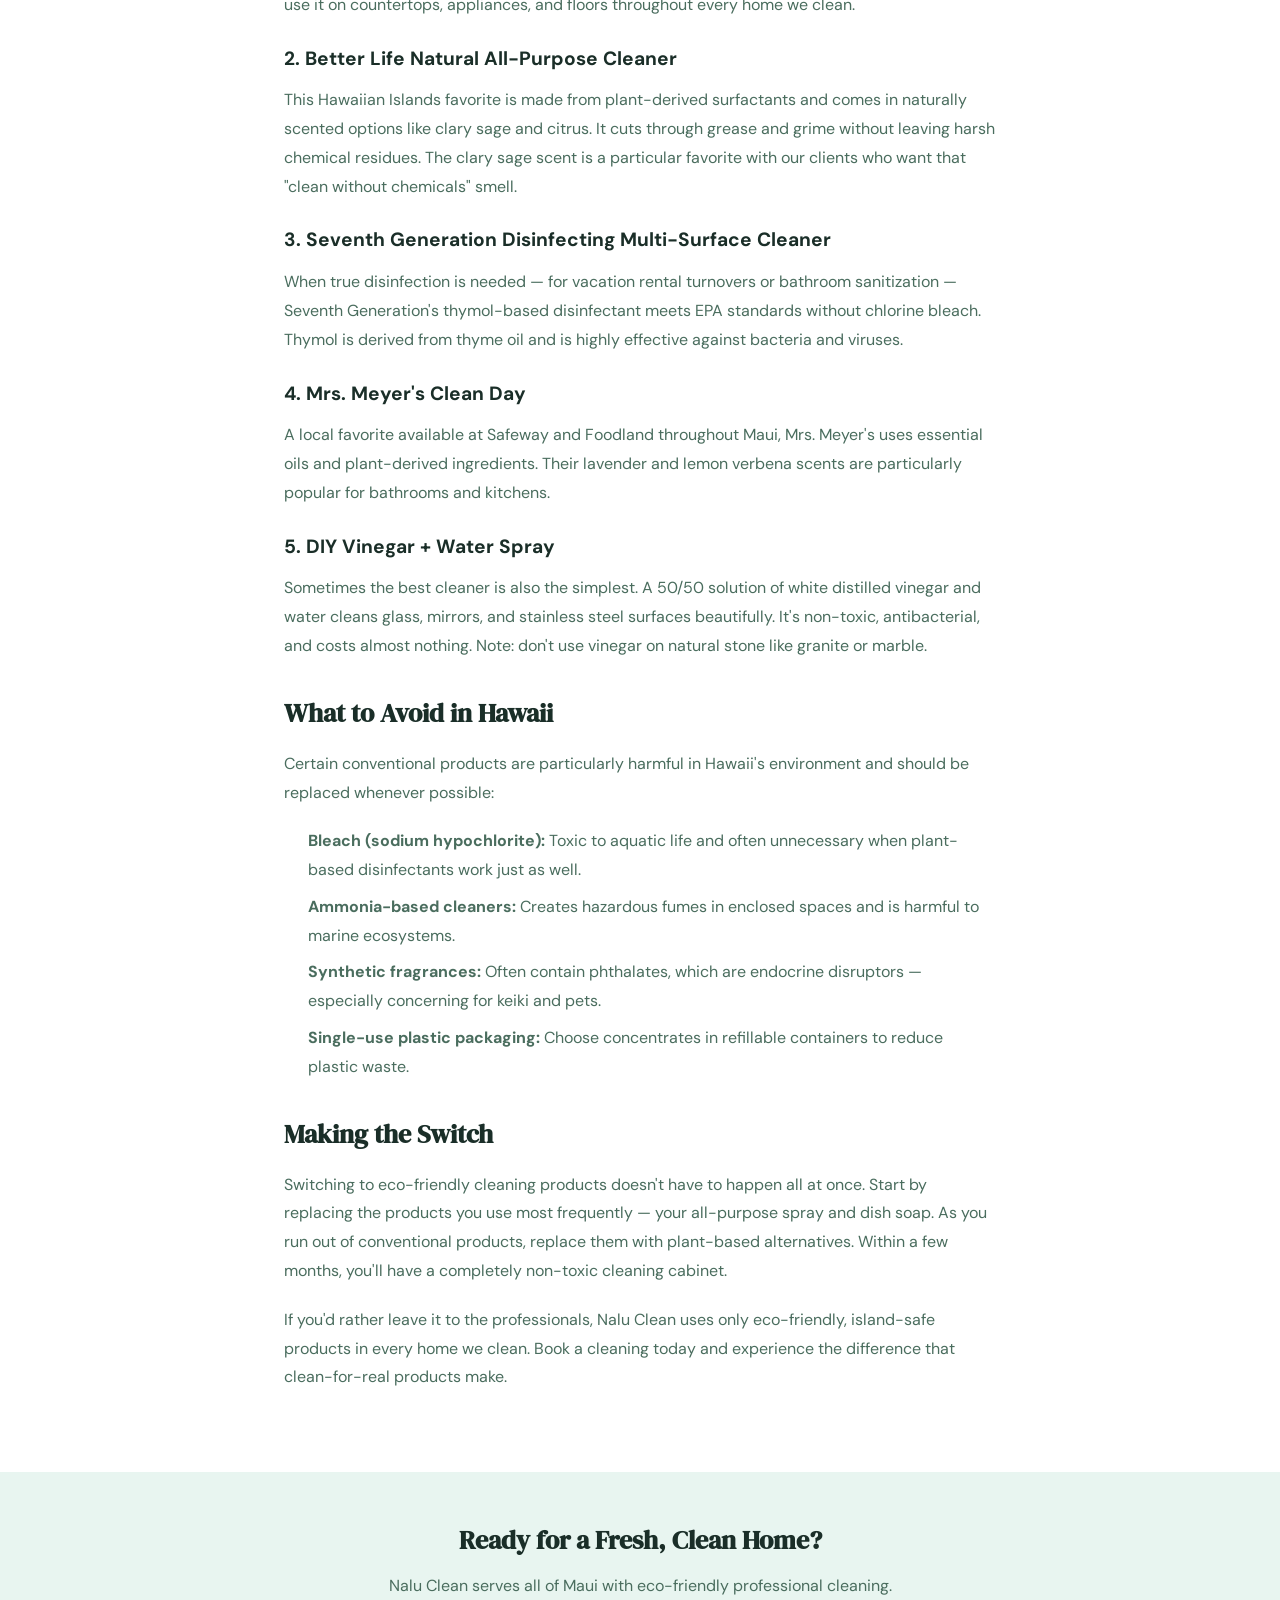
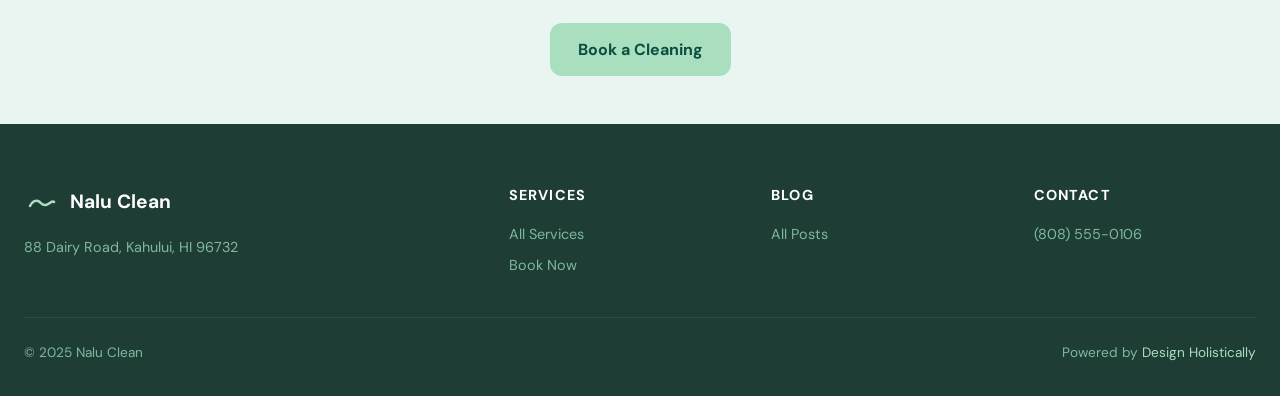
<file: blog-post-1.html>
<!DOCTYPE html>
<html lang="en" data-theme="light">
<head>
<meta charset="UTF-8">
<meta name="viewport" content="width=device-width, initial-scale=1.0">
<title>The Best Eco-Friendly Cleaning Products for Hawaii Homes — Nalu Clean Blog</title>
<meta name="description" content="Discover plant-based, biodegradable cleaning products safe for Hawaii's environment and your family.">
<meta property="og:title" content="The Best Eco-Friendly Cleaning Products for Hawaii Homes">
<meta property="og:image" content="images/blog-1.png">
<link rel="stylesheet" href="css/style.css">
  <link rel="icon" type="image/x-icon" href="images/favicon.ico">
  <link rel="icon" type="image/png" sizes="32x32" href="images/favicon-32x32.png">
  <link rel="icon" type="image/png" sizes="16x16" href="images/favicon-16x16.png">
  <link rel="apple-touch-icon" sizes="180x180" href="images/apple-touch-icon.png">
</head>
<body>
<header class="header"><div class="header-inner">
  <a href="index.html" class="logo"><svg viewBox="0 0 36 36" fill="none" width="36" height="36"><path d="M6 22c2-4 5-6 8-5s4 5 8 4 6-5 8-3" stroke="#0E6655" stroke-width="2.5" stroke-linecap="round" fill="none"/><path d="M6 26c2-3 5-5 8-4s4 4 8 3 6-4 8-2" stroke="#A9DFBF" stroke-width="2" stroke-linecap="round" fill="none"/></svg>Nalu Clean</a>
  <nav class="nav"><a href="index.html">Home</a><a href="services.html">Services</a><a href="about.html">About</a><a href="gallery.html">Gallery</a><a href="blog.html" class="active">Blog</a><a href="faq.html">FAQ</a><a href="reviews.html">Reviews</a></nav>
  <div class="header-actions"><button id="themeToggle" class="btn-theme" aria-label="Toggle dark mode"></button><a href="booking.html" class="btn-book">Book Now</a><button id="hamburger" class="btn-hamburger" aria-label="Open menu" aria-expanded="false"><span></span><span></span><span></span></button></div>
</div></header>
<nav id="mobileNav" class="mobile-nav"><a href="index.html">Home</a><a href="services.html">Services</a><a href="about.html">About</a><a href="gallery.html">Gallery</a><a href="blog.html">Blog</a><a href="booking.html">Book a Cleaning</a></nav>

<div class="page-hero">
  <p style="color:rgba(255,255,255,0.7);font-size:0.85rem;margin-bottom:8px;">Eco Cleaning · June 10, 2025</p>
  <h1 style="font-size:clamp(1.6rem,4vw,2.8rem);">The Best Eco-Friendly Cleaning Products for Hawaii Homes</h1>
  <div class="breadcrumb"><a href="index.html">Home</a> › <a href="blog.html">Blog</a> › Eco-Friendly Products</div>
</div>

<article style="padding-top:60px;">
  <div class="blog-post">
    <div class="blog-post-meta">
      <span>By Leilani Kahananui</span>
      <span>June 10, 2025</span>
      <span>5 min read</span>
    </div>
    <img src="images/blog-1.png" alt="The Best Eco-Friendly Cleaning Products for Hawaii Homes" style="border-radius:16px;margin-bottom:32px;">
    
    <h2>Why Eco-Friendly Cleaning Matters in Hawaii</h2>
    <p>Hawaii is home to some of the world's most delicate ecosystems — coral reefs, native rainforests, and freshwater streams that are home to endemic species found nowhere else on Earth. Every product we pour down the drain eventually finds its way into these ecosystems. Conventional cleaning chemicals containing phosphates, synthetic fragrances, and chlorine bleach are particularly damaging to coral reefs and marine life.</p>
    <p>At Nalu Clean, we made the switch to fully eco-friendly products from day one — not as a marketing gimmick, but because we love this island and take our responsibility to protect it seriously. Here's what we've learned after cleaning hundreds of Maui homes with plant-based alternatives.</p>

    <h2>Our Top Eco-Friendly Product Picks</h2>
    <h3>1. Branch Basics Concentrate</h3>
    <p>Branch Basics is a plant-derived, fragrance-free cleaning concentrate that you dilute for different purposes — all-purpose spray, bathroom cleaner, laundry, you name it. One bottle replaces your entire cleaning cabinet. It's certified non-toxic and completely biodegradable. We use it on countertops, appliances, and floors throughout every home we clean.</p>

    <h3>2. Better Life Natural All-Purpose Cleaner</h3>
    <p>This Hawaiian Islands favorite is made from plant-derived surfactants and comes in naturally scented options like clary sage and citrus. It cuts through grease and grime without leaving harsh chemical residues. The clary sage scent is a particular favorite with our clients who want that "clean without chemicals" smell.</p>

    <h3>3. Seventh Generation Disinfecting Multi-Surface Cleaner</h3>
    <p>When true disinfection is needed — for vacation rental turnovers or bathroom sanitization — Seventh Generation's thymol-based disinfectant meets EPA standards without chlorine bleach. Thymol is derived from thyme oil and is highly effective against bacteria and viruses.</p>

    <h3>4. Mrs. Meyer's Clean Day</h3>
    <p>A local favorite available at Safeway and Foodland throughout Maui, Mrs. Meyer's uses essential oils and plant-derived ingredients. Their lavender and lemon verbena scents are particularly popular for bathrooms and kitchens.</p>

    <h3>5. DIY Vinegar + Water Spray</h3>
    <p>Sometimes the best cleaner is also the simplest. A 50/50 solution of white distilled vinegar and water cleans glass, mirrors, and stainless steel surfaces beautifully. It's non-toxic, antibacterial, and costs almost nothing. Note: don't use vinegar on natural stone like granite or marble.</p>

    <h2>What to Avoid in Hawaii</h2>
    <p>Certain conventional products are particularly harmful in Hawaii's environment and should be replaced whenever possible:</p>
    <ul>
      <li><strong>Bleach (sodium hypochlorite):</strong> Toxic to aquatic life and often unnecessary when plant-based disinfectants work just as well.</li>
      <li><strong>Ammonia-based cleaners:</strong> Creates hazardous fumes in enclosed spaces and is harmful to marine ecosystems.</li>
      <li><strong>Synthetic fragrances:</strong> Often contain phthalates, which are endocrine disruptors — especially concerning for keiki and pets.</li>
      <li><strong>Single-use plastic packaging:</strong> Choose concentrates in refillable containers to reduce plastic waste.</li>
    </ul>

    <h2>Making the Switch</h2>
    <p>Switching to eco-friendly cleaning products doesn't have to happen all at once. Start by replacing the products you use most frequently — your all-purpose spray and dish soap. As you run out of conventional products, replace them with plant-based alternatives. Within a few months, you'll have a completely non-toxic cleaning cabinet.</p>
    <p>If you'd rather leave it to the professionals, Nalu Clean uses only eco-friendly, island-safe products in every home we clean. Book a cleaning today and experience the difference that clean-for-real products make.</p>
    
  </div>
</article>

<div style="background:var(--gray-100);padding:48px 24px;text-align:center;">
  <h3 style="font-family:var(--font-display);font-size:1.6rem;margin-bottom:12px;">Ready for a Fresh, Clean Home?</h3>
  <p style="color:var(--text-muted);margin-bottom:24px;">Nalu Clean serves all of Maui with eco-friendly professional cleaning.</p>
  <a href="booking.html" class="btn-primary" style="display:inline-flex;">Book a Cleaning</a>
</div>

<footer class="footer">
  <div class="footer-grid">
    <div class="footer-brand"><div class="logo" style="color:white;"><svg viewBox="0 0 36 36" fill="none" width="36" height="36"><path d="M6 22c2-4 5-6 8-5s4 5 8 4 6-5 8-3" stroke="#A9DFBF" stroke-width="2.5" stroke-linecap="round" fill="none"/></svg>Nalu Clean</div><p>88 Dairy Road, Kahului, HI 96732</p></div>
    <div><h4>Services</h4><div class="footer-links"><a href="services.html">All Services</a><a href="booking.html">Book Now</a></div></div>
    <div><h4>Blog</h4><div class="footer-links"><a href="blog.html">All Posts</a></div></div>
    <div><h4>Contact</h4><div class="footer-links"><a href="tel:+18085550106">(808) 555-0106</a></div></div>
  </div>
  <div class="footer-bottom"><p>© 2025 Nalu Clean</p><p>Powered by <a href="https://designholistically.com" target="_blank" rel="noopener">Design Holistically</a></p></div>
</footer>
<button id="backToTop" class="back-to-top" aria-label="Back to top"><svg width="20" height="20" viewBox="0 0 24 24" fill="none" stroke="currentColor" stroke-width="2"><polyline points="18 15 12 9 6 15"/></svg></button>
<script src="js/main.js"></script>
</body>
</html>
</file>
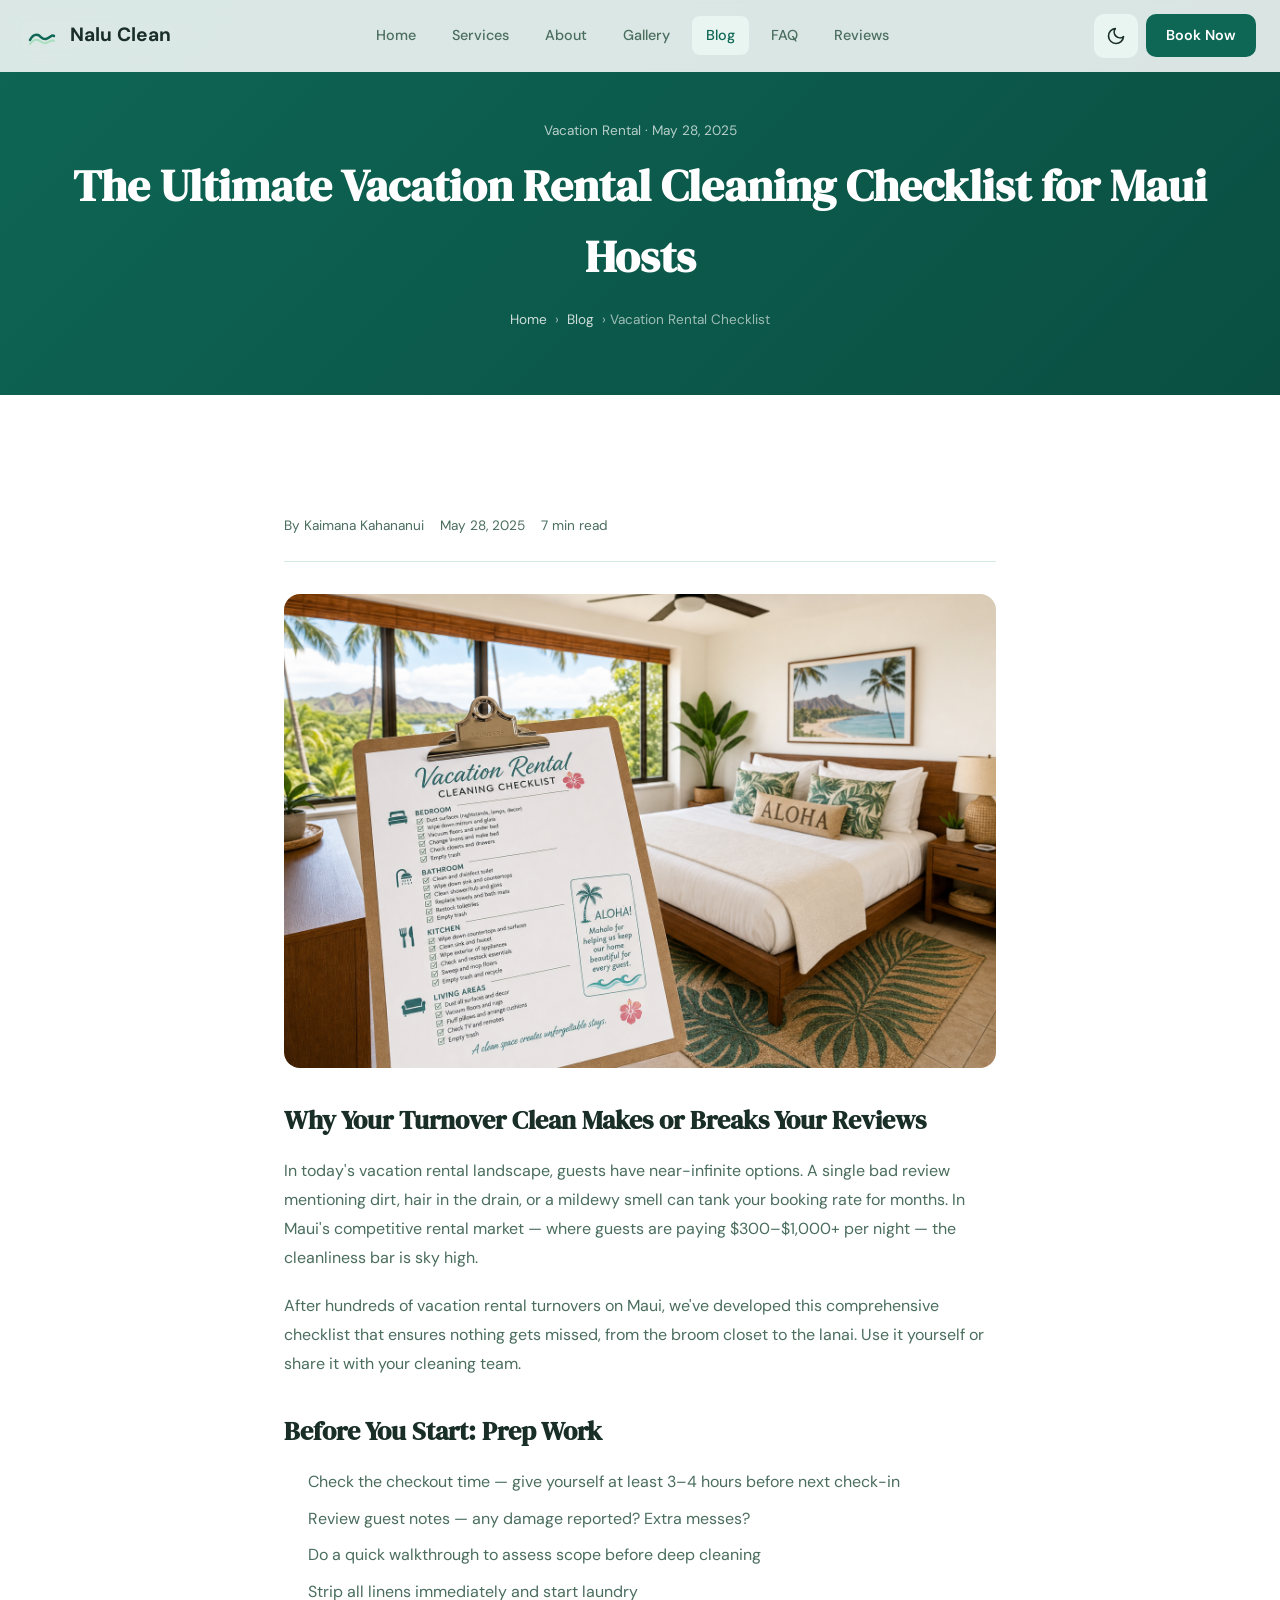
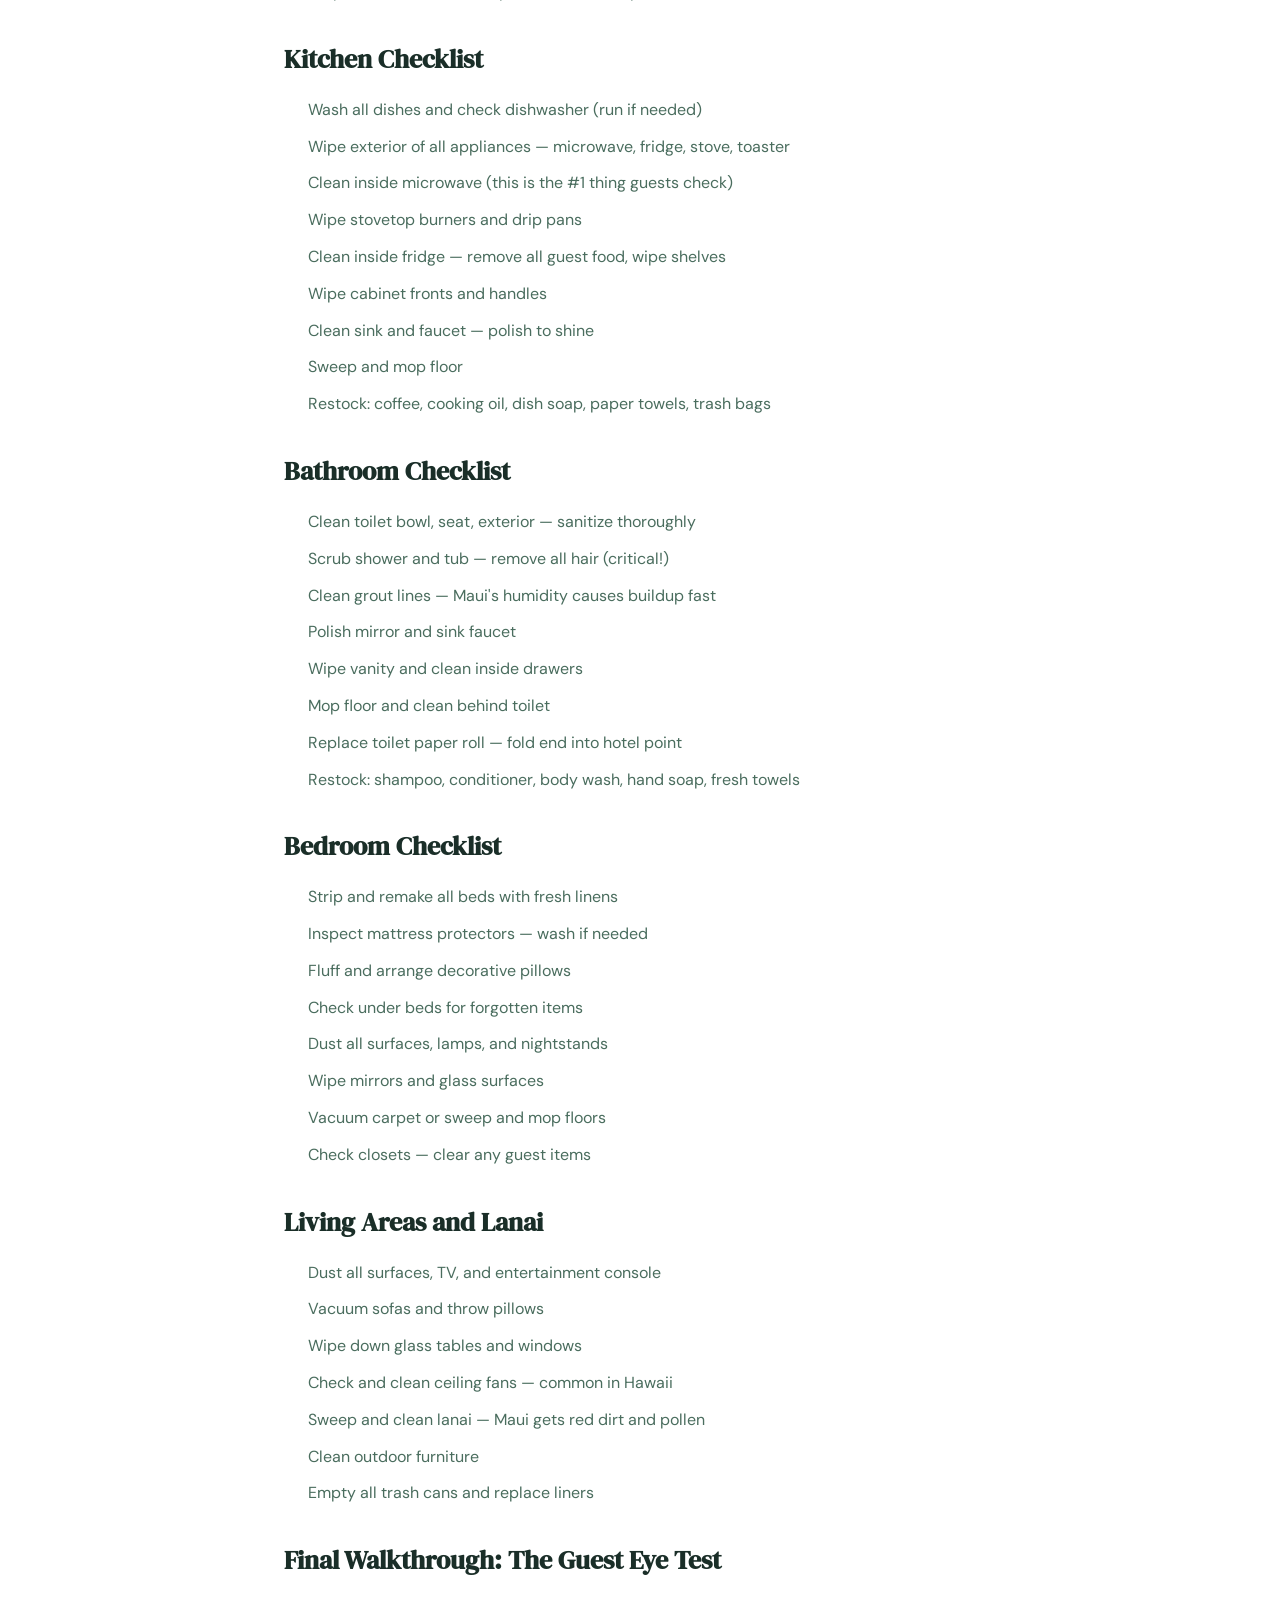
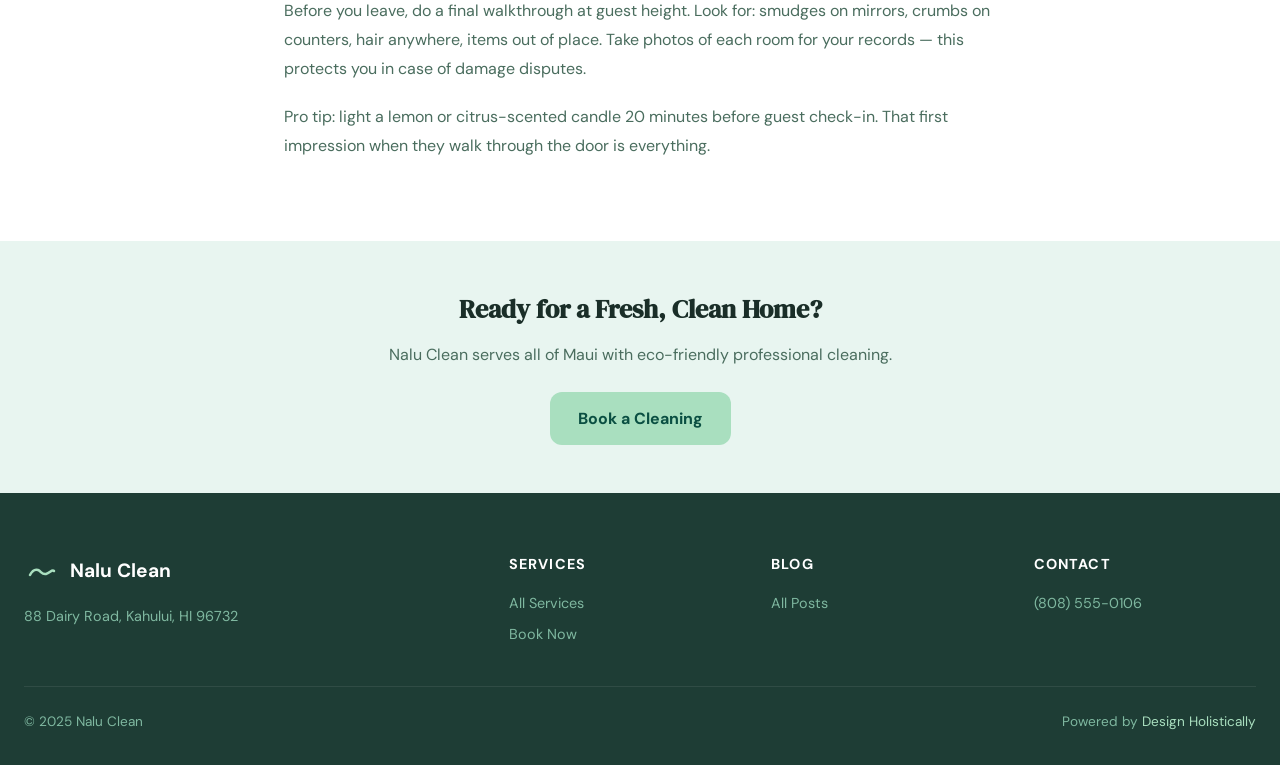
<file: blog-post-2.html>
<!DOCTYPE html>
<html lang="en" data-theme="light">
<head>
<meta charset="UTF-8">
<meta name="viewport" content="width=device-width, initial-scale=1.0">
<title>The Ultimate Vacation Rental Cleaning Checklist for Maui Hosts — Nalu Clean Blog</title>
<meta name="description" content="A complete room-by-room cleaning checklist to earn 5-star reviews from your Maui vacation rental guests.">
<meta property="og:title" content="The Ultimate Vacation Rental Cleaning Checklist for Maui Hosts">
<meta property="og:image" content="images/blog-2.png">
<link rel="stylesheet" href="css/style.css">
  <link rel="icon" type="image/x-icon" href="images/favicon.ico">
  <link rel="icon" type="image/png" sizes="32x32" href="images/favicon-32x32.png">
  <link rel="icon" type="image/png" sizes="16x16" href="images/favicon-16x16.png">
  <link rel="apple-touch-icon" sizes="180x180" href="images/apple-touch-icon.png">
</head>
<body>
<header class="header"><div class="header-inner">
  <a href="index.html" class="logo"><svg viewBox="0 0 36 36" fill="none" width="36" height="36"><path d="M6 22c2-4 5-6 8-5s4 5 8 4 6-5 8-3" stroke="#0E6655" stroke-width="2.5" stroke-linecap="round" fill="none"/><path d="M6 26c2-3 5-5 8-4s4 4 8 3 6-4 8-2" stroke="#A9DFBF" stroke-width="2" stroke-linecap="round" fill="none"/></svg>Nalu Clean</a>
  <nav class="nav"><a href="index.html">Home</a><a href="services.html">Services</a><a href="about.html">About</a><a href="gallery.html">Gallery</a><a href="blog.html" class="active">Blog</a><a href="faq.html">FAQ</a><a href="reviews.html">Reviews</a></nav>
  <div class="header-actions"><button id="themeToggle" class="btn-theme" aria-label="Toggle dark mode"></button><a href="booking.html" class="btn-book">Book Now</a><button id="hamburger" class="btn-hamburger" aria-label="Open menu" aria-expanded="false"><span></span><span></span><span></span></button></div>
</div></header>
<nav id="mobileNav" class="mobile-nav"><a href="index.html">Home</a><a href="services.html">Services</a><a href="about.html">About</a><a href="gallery.html">Gallery</a><a href="blog.html">Blog</a><a href="booking.html">Book a Cleaning</a></nav>

<div class="page-hero">
  <p style="color:rgba(255,255,255,0.7);font-size:0.85rem;margin-bottom:8px;">Vacation Rental · May 28, 2025</p>
  <h1 style="font-size:clamp(1.6rem,4vw,2.8rem);">The Ultimate Vacation Rental Cleaning Checklist for Maui Hosts</h1>
  <div class="breadcrumb"><a href="index.html">Home</a> › <a href="blog.html">Blog</a> › Vacation Rental Checklist</div>
</div>

<article style="padding-top:60px;">
  <div class="blog-post">
    <div class="blog-post-meta">
      <span>By Kaimana Kahananui</span>
      <span>May 28, 2025</span>
      <span>7 min read</span>
    </div>
    <img src="images/blog-2.png" alt="The Ultimate Vacation Rental Cleaning Checklist for Maui Hosts" style="border-radius:16px;margin-bottom:32px;">
    
    <h2>Why Your Turnover Clean Makes or Breaks Your Reviews</h2>
    <p>In today's vacation rental landscape, guests have near-infinite options. A single bad review mentioning dirt, hair in the drain, or a mildewy smell can tank your booking rate for months. In Maui's competitive rental market — where guests are paying $300–$1,000+ per night — the cleanliness bar is sky high.</p>
    <p>After hundreds of vacation rental turnovers on Maui, we've developed this comprehensive checklist that ensures nothing gets missed, from the broom closet to the lanai. Use it yourself or share it with your cleaning team.</p>

    <h2>Before You Start: Prep Work</h2>
    <ul>
      <li>Check the checkout time — give yourself at least 3–4 hours before next check-in</li>
      <li>Review guest notes — any damage reported? Extra messes?</li>
      <li>Do a quick walkthrough to assess scope before deep cleaning</li>
      <li>Strip all linens immediately and start laundry</li>
    </ul>

    <h2>Kitchen Checklist</h2>
    <ul>
      <li>Wash all dishes and check dishwasher (run if needed)</li>
      <li>Wipe exterior of all appliances — microwave, fridge, stove, toaster</li>
      <li>Clean inside microwave (this is the #1 thing guests check)</li>
      <li>Wipe stovetop burners and drip pans</li>
      <li>Clean inside fridge — remove all guest food, wipe shelves</li>
      <li>Wipe cabinet fronts and handles</li>
      <li>Clean sink and faucet — polish to shine</li>
      <li>Sweep and mop floor</li>
      <li>Restock: coffee, cooking oil, dish soap, paper towels, trash bags</li>
    </ul>

    <h2>Bathroom Checklist</h2>
    <ul>
      <li>Clean toilet bowl, seat, exterior — sanitize thoroughly</li>
      <li>Scrub shower and tub — remove all hair (critical!)</li>
      <li>Clean grout lines — Maui's humidity causes buildup fast</li>
      <li>Polish mirror and sink faucet</li>
      <li>Wipe vanity and clean inside drawers</li>
      <li>Mop floor and clean behind toilet</li>
      <li>Replace toilet paper roll — fold end into hotel point</li>
      <li>Restock: shampoo, conditioner, body wash, hand soap, fresh towels</li>
    </ul>

    <h2>Bedroom Checklist</h2>
    <ul>
      <li>Strip and remake all beds with fresh linens</li>
      <li>Inspect mattress protectors — wash if needed</li>
      <li>Fluff and arrange decorative pillows</li>
      <li>Check under beds for forgotten items</li>
      <li>Dust all surfaces, lamps, and nightstands</li>
      <li>Wipe mirrors and glass surfaces</li>
      <li>Vacuum carpet or sweep and mop floors</li>
      <li>Check closets — clear any guest items</li>
    </ul>

    <h2>Living Areas and Lanai</h2>
    <ul>
      <li>Dust all surfaces, TV, and entertainment console</li>
      <li>Vacuum sofas and throw pillows</li>
      <li>Wipe down glass tables and windows</li>
      <li>Check and clean ceiling fans — common in Hawaii</li>
      <li>Sweep and clean lanai — Maui gets red dirt and pollen</li>
      <li>Clean outdoor furniture</li>
      <li>Empty all trash cans and replace liners</li>
    </ul>

    <h2>Final Walkthrough: The Guest Eye Test</h2>
    <p>Before you leave, do a final walkthrough at guest height. Look for: smudges on mirrors, crumbs on counters, hair anywhere, items out of place. Take photos of each room for your records — this protects you in case of damage disputes.</p>
    <p>Pro tip: light a lemon or citrus-scented candle 20 minutes before guest check-in. That first impression when they walk through the door is everything.</p>
    
  </div>
</article>

<div style="background:var(--gray-100);padding:48px 24px;text-align:center;">
  <h3 style="font-family:var(--font-display);font-size:1.6rem;margin-bottom:12px;">Ready for a Fresh, Clean Home?</h3>
  <p style="color:var(--text-muted);margin-bottom:24px;">Nalu Clean serves all of Maui with eco-friendly professional cleaning.</p>
  <a href="booking.html" class="btn-primary" style="display:inline-flex;">Book a Cleaning</a>
</div>

<footer class="footer">
  <div class="footer-grid">
    <div class="footer-brand"><div class="logo" style="color:white;"><svg viewBox="0 0 36 36" fill="none" width="36" height="36"><path d="M6 22c2-4 5-6 8-5s4 5 8 4 6-5 8-3" stroke="#A9DFBF" stroke-width="2.5" stroke-linecap="round" fill="none"/></svg>Nalu Clean</div><p>88 Dairy Road, Kahului, HI 96732</p></div>
    <div><h4>Services</h4><div class="footer-links"><a href="services.html">All Services</a><a href="booking.html">Book Now</a></div></div>
    <div><h4>Blog</h4><div class="footer-links"><a href="blog.html">All Posts</a></div></div>
    <div><h4>Contact</h4><div class="footer-links"><a href="tel:+18085550106">(808) 555-0106</a></div></div>
  </div>
  <div class="footer-bottom"><p>© 2025 Nalu Clean</p><p>Powered by <a href="https://designholistically.com" target="_blank" rel="noopener">Design Holistically</a></p></div>
</footer>
<button id="backToTop" class="back-to-top" aria-label="Back to top"><svg width="20" height="20" viewBox="0 0 24 24" fill="none" stroke="currentColor" stroke-width="2"><polyline points="18 15 12 9 6 15"/></svg></button>
<script src="js/main.js"></script>
</body>
</html>
</file>
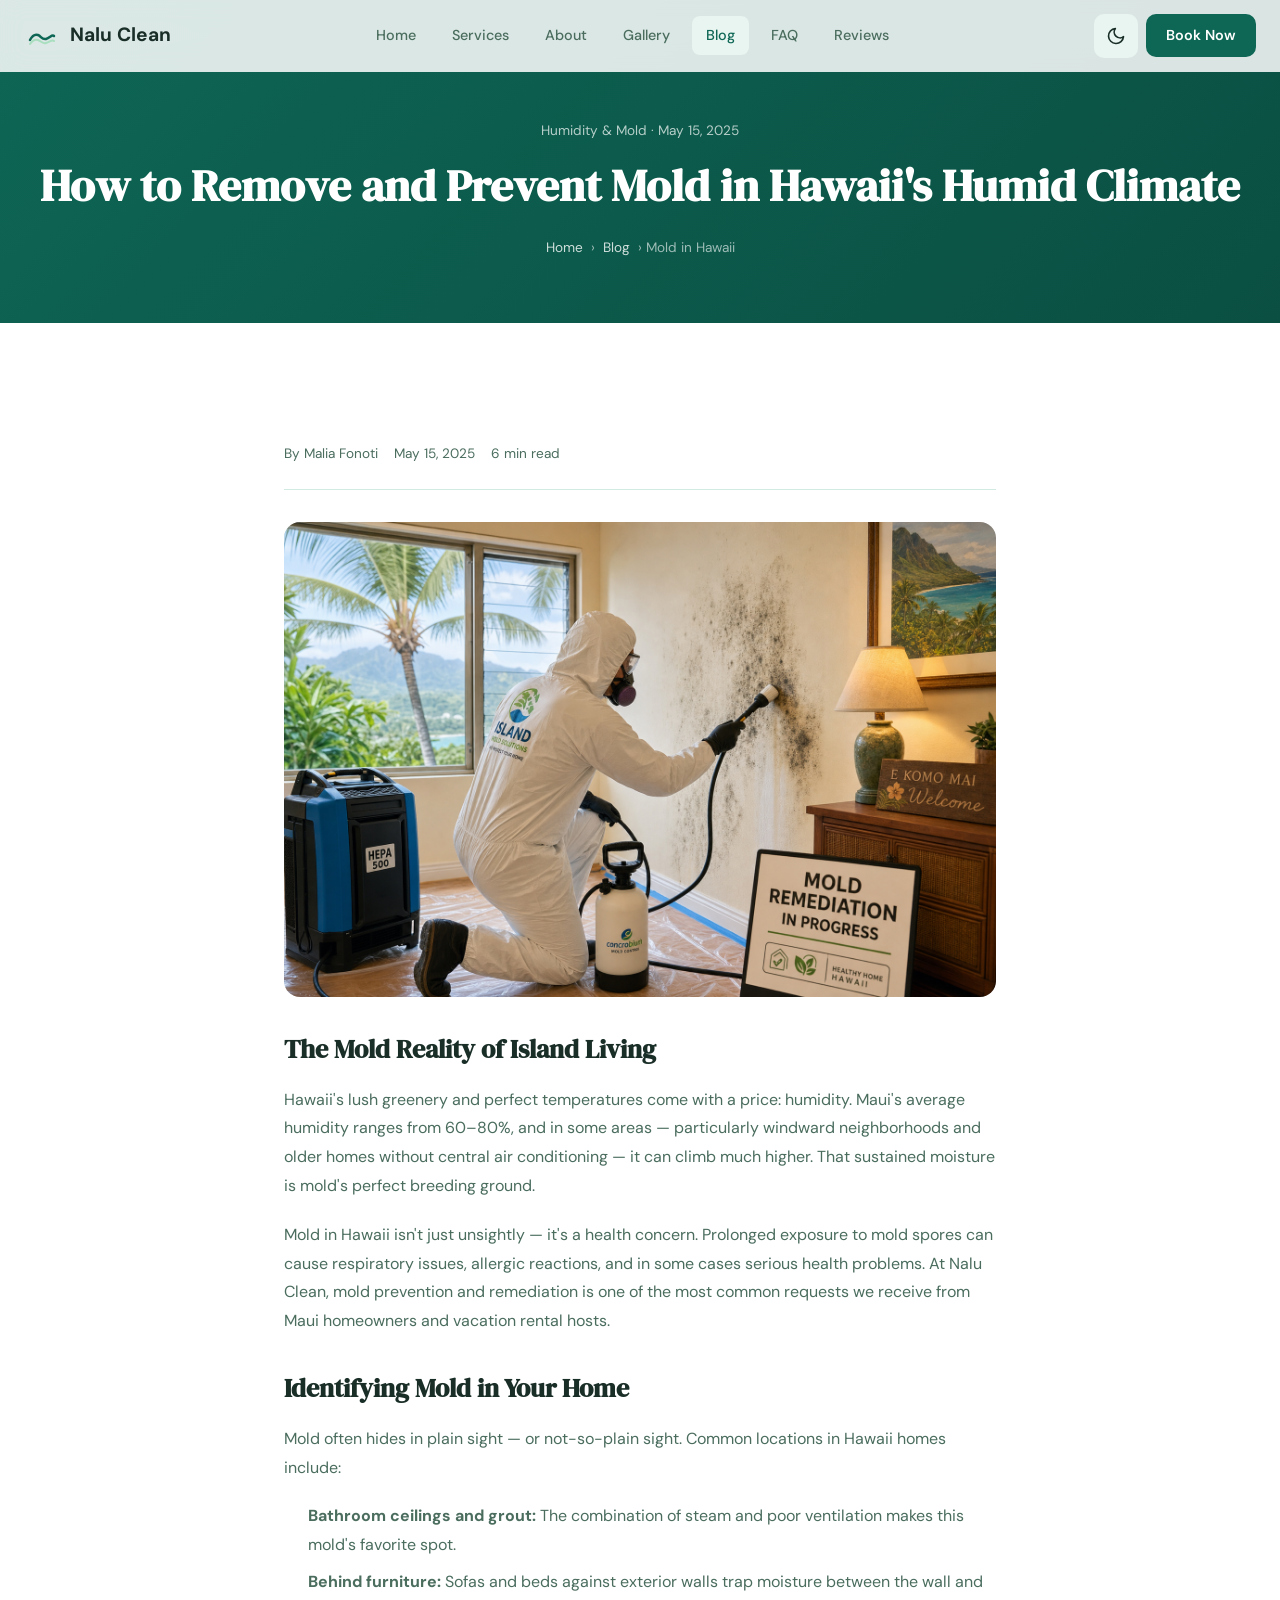
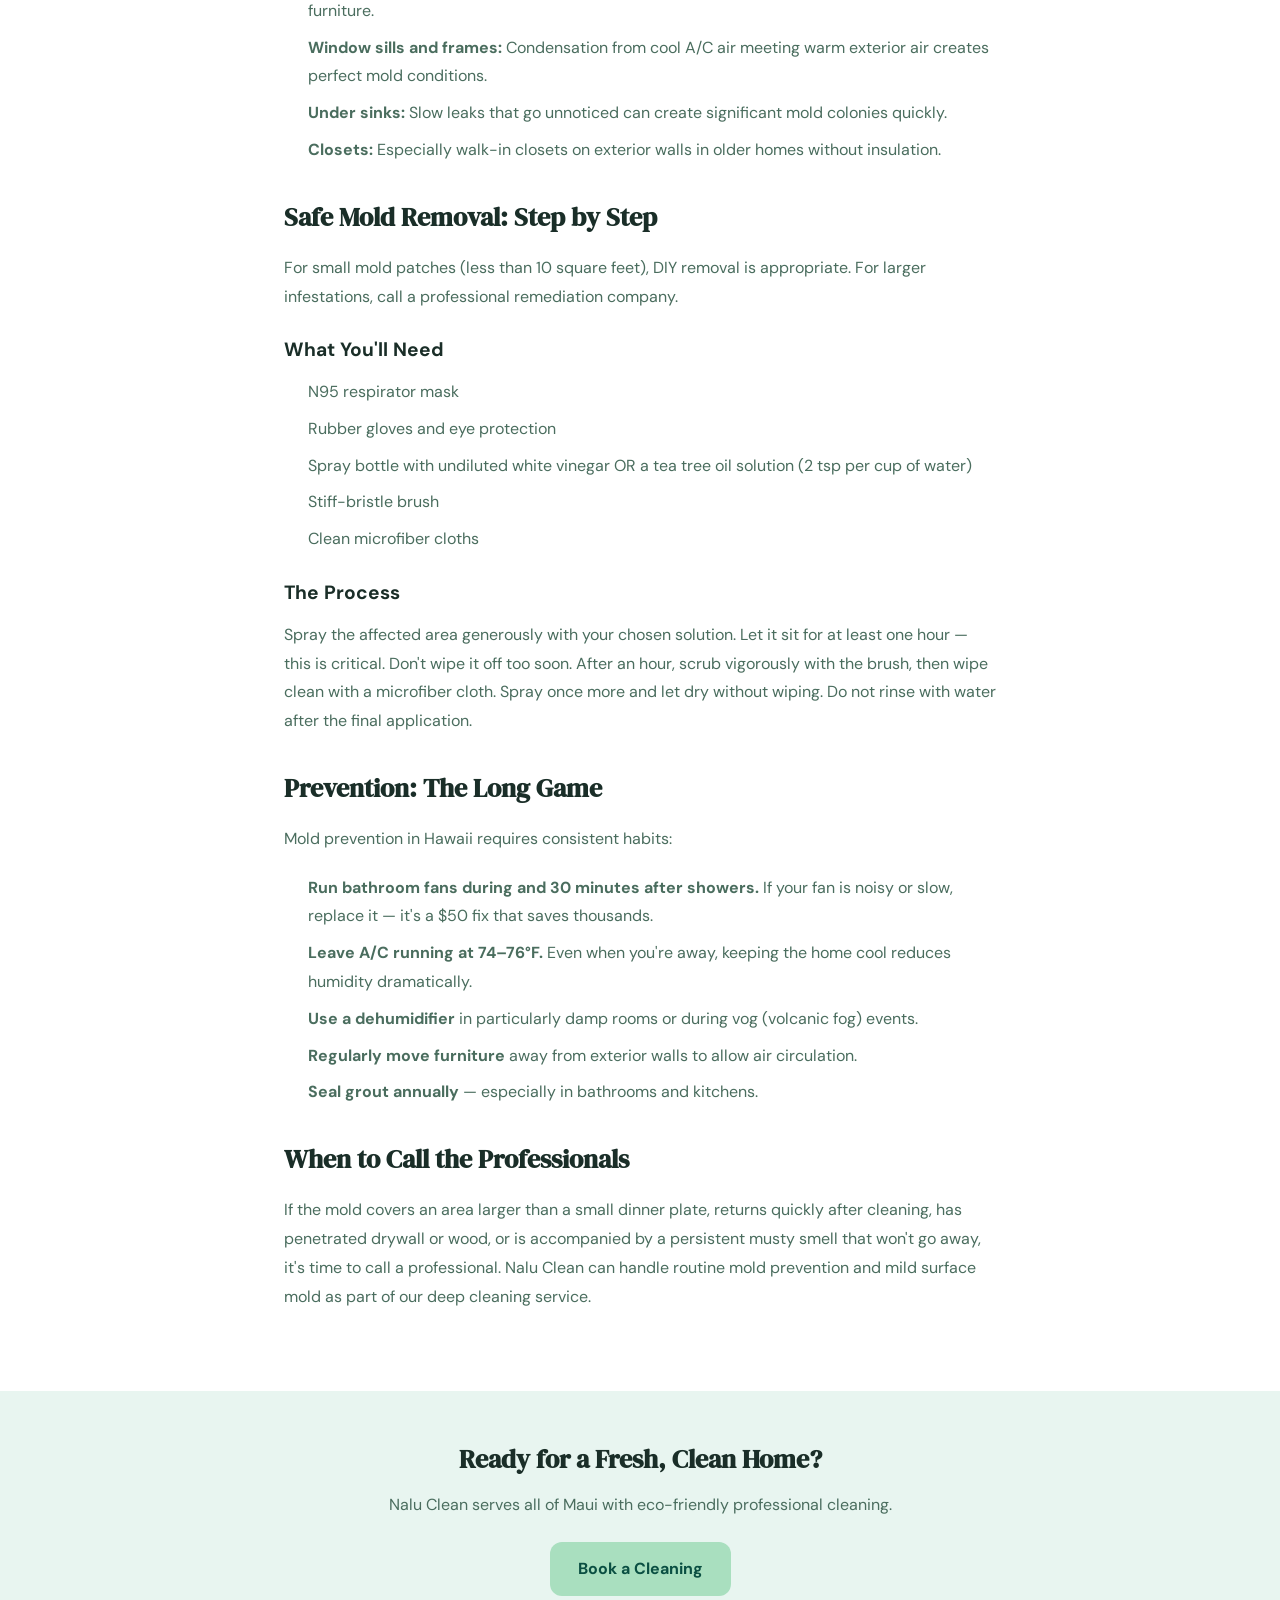
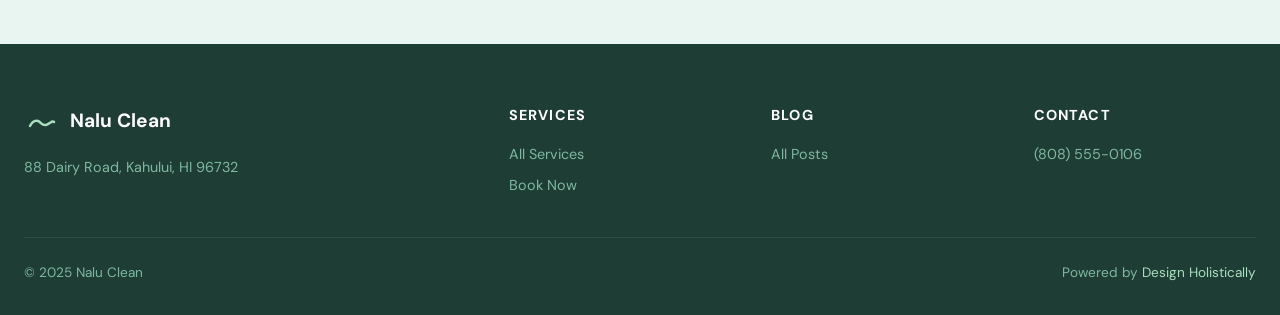
<file: blog-post-3.html>
<!DOCTYPE html>
<html lang="en" data-theme="light">
<head>
<meta charset="UTF-8">
<meta name="viewport" content="width=device-width, initial-scale=1.0">
<title>How to Remove and Prevent Mold in Hawaii's Humid Climate — Nalu Clean Blog</title>
<meta name="description" content="Expert tips from Maui cleaning professionals on identifying, removing, and preventing mold in Hawaii's tropical humidity.">
<meta property="og:title" content="How to Remove and Prevent Mold in Hawaii's Humid Climate">
<meta property="og:image" content="images/blog-3.png">
<link rel="stylesheet" href="css/style.css">
  <link rel="icon" type="image/x-icon" href="images/favicon.ico">
  <link rel="icon" type="image/png" sizes="32x32" href="images/favicon-32x32.png">
  <link rel="icon" type="image/png" sizes="16x16" href="images/favicon-16x16.png">
  <link rel="apple-touch-icon" sizes="180x180" href="images/apple-touch-icon.png">
</head>
<body>
<header class="header"><div class="header-inner">
  <a href="index.html" class="logo"><svg viewBox="0 0 36 36" fill="none" width="36" height="36"><path d="M6 22c2-4 5-6 8-5s4 5 8 4 6-5 8-3" stroke="#0E6655" stroke-width="2.5" stroke-linecap="round" fill="none"/><path d="M6 26c2-3 5-5 8-4s4 4 8 3 6-4 8-2" stroke="#A9DFBF" stroke-width="2" stroke-linecap="round" fill="none"/></svg>Nalu Clean</a>
  <nav class="nav"><a href="index.html">Home</a><a href="services.html">Services</a><a href="about.html">About</a><a href="gallery.html">Gallery</a><a href="blog.html" class="active">Blog</a><a href="faq.html">FAQ</a><a href="reviews.html">Reviews</a></nav>
  <div class="header-actions"><button id="themeToggle" class="btn-theme" aria-label="Toggle dark mode"></button><a href="booking.html" class="btn-book">Book Now</a><button id="hamburger" class="btn-hamburger" aria-label="Open menu" aria-expanded="false"><span></span><span></span><span></span></button></div>
</div></header>
<nav id="mobileNav" class="mobile-nav"><a href="index.html">Home</a><a href="services.html">Services</a><a href="about.html">About</a><a href="gallery.html">Gallery</a><a href="blog.html">Blog</a><a href="booking.html">Book a Cleaning</a></nav>

<div class="page-hero">
  <p style="color:rgba(255,255,255,0.7);font-size:0.85rem;margin-bottom:8px;">Humidity & Mold · May 15, 2025</p>
  <h1 style="font-size:clamp(1.6rem,4vw,2.8rem);">How to Remove and Prevent Mold in Hawaii's Humid Climate</h1>
  <div class="breadcrumb"><a href="index.html">Home</a> › <a href="blog.html">Blog</a> › Mold in Hawaii</div>
</div>

<article style="padding-top:60px;">
  <div class="blog-post">
    <div class="blog-post-meta">
      <span>By Malia Fonoti</span>
      <span>May 15, 2025</span>
      <span>6 min read</span>
    </div>
    <img src="images/blog-3.png" alt="How to Remove and Prevent Mold in Hawaii's Humid Climate" style="border-radius:16px;margin-bottom:32px;">
    
    <h2>The Mold Reality of Island Living</h2>
    <p>Hawaii's lush greenery and perfect temperatures come with a price: humidity. Maui's average humidity ranges from 60–80%, and in some areas — particularly windward neighborhoods and older homes without central air conditioning — it can climb much higher. That sustained moisture is mold's perfect breeding ground.</p>
    <p>Mold in Hawaii isn't just unsightly — it's a health concern. Prolonged exposure to mold spores can cause respiratory issues, allergic reactions, and in some cases serious health problems. At Nalu Clean, mold prevention and remediation is one of the most common requests we receive from Maui homeowners and vacation rental hosts.</p>

    <h2>Identifying Mold in Your Home</h2>
    <p>Mold often hides in plain sight — or not-so-plain sight. Common locations in Hawaii homes include:</p>
    <ul>
      <li><strong>Bathroom ceilings and grout:</strong> The combination of steam and poor ventilation makes this mold's favorite spot.</li>
      <li><strong>Behind furniture:</strong> Sofas and beds against exterior walls trap moisture between the wall and furniture.</li>
      <li><strong>Window sills and frames:</strong> Condensation from cool A/C air meeting warm exterior air creates perfect mold conditions.</li>
      <li><strong>Under sinks:</strong> Slow leaks that go unnoticed can create significant mold colonies quickly.</li>
      <li><strong>Closets:</strong> Especially walk-in closets on exterior walls in older homes without insulation.</li>
    </ul>

    <h2>Safe Mold Removal: Step by Step</h2>
    <p>For small mold patches (less than 10 square feet), DIY removal is appropriate. For larger infestations, call a professional remediation company.</p>
    <h3>What You'll Need</h3>
    <ul>
      <li>N95 respirator mask</li>
      <li>Rubber gloves and eye protection</li>
      <li>Spray bottle with undiluted white vinegar OR a tea tree oil solution (2 tsp per cup of water)</li>
      <li>Stiff-bristle brush</li>
      <li>Clean microfiber cloths</li>
    </ul>
    <h3>The Process</h3>
    <p>Spray the affected area generously with your chosen solution. Let it sit for at least one hour — this is critical. Don't wipe it off too soon. After an hour, scrub vigorously with the brush, then wipe clean with a microfiber cloth. Spray once more and let dry without wiping. Do not rinse with water after the final application.</p>

    <h2>Prevention: The Long Game</h2>
    <p>Mold prevention in Hawaii requires consistent habits:</p>
    <ul>
      <li><strong>Run bathroom fans during and 30 minutes after showers.</strong> If your fan is noisy or slow, replace it — it's a $50 fix that saves thousands.</li>
      <li><strong>Leave A/C running at 74–76°F.</strong> Even when you're away, keeping the home cool reduces humidity dramatically.</li>
      <li><strong>Use a dehumidifier</strong> in particularly damp rooms or during vog (volcanic fog) events.</li>
      <li><strong>Regularly move furniture</strong> away from exterior walls to allow air circulation.</li>
      <li><strong>Seal grout annually</strong> — especially in bathrooms and kitchens.</li>
    </ul>

    <h2>When to Call the Professionals</h2>
    <p>If the mold covers an area larger than a small dinner plate, returns quickly after cleaning, has penetrated drywall or wood, or is accompanied by a persistent musty smell that won't go away, it's time to call a professional. Nalu Clean can handle routine mold prevention and mild surface mold as part of our deep cleaning service.</p>
    
  </div>
</article>

<div style="background:var(--gray-100);padding:48px 24px;text-align:center;">
  <h3 style="font-family:var(--font-display);font-size:1.6rem;margin-bottom:12px;">Ready for a Fresh, Clean Home?</h3>
  <p style="color:var(--text-muted);margin-bottom:24px;">Nalu Clean serves all of Maui with eco-friendly professional cleaning.</p>
  <a href="booking.html" class="btn-primary" style="display:inline-flex;">Book a Cleaning</a>
</div>

<footer class="footer">
  <div class="footer-grid">
    <div class="footer-brand"><div class="logo" style="color:white;"><svg viewBox="0 0 36 36" fill="none" width="36" height="36"><path d="M6 22c2-4 5-6 8-5s4 5 8 4 6-5 8-3" stroke="#A9DFBF" stroke-width="2.5" stroke-linecap="round" fill="none"/></svg>Nalu Clean</div><p>88 Dairy Road, Kahului, HI 96732</p></div>
    <div><h4>Services</h4><div class="footer-links"><a href="services.html">All Services</a><a href="booking.html">Book Now</a></div></div>
    <div><h4>Blog</h4><div class="footer-links"><a href="blog.html">All Posts</a></div></div>
    <div><h4>Contact</h4><div class="footer-links"><a href="tel:+18085550106">(808) 555-0106</a></div></div>
  </div>
  <div class="footer-bottom"><p>© 2025 Nalu Clean</p><p>Powered by <a href="https://designholistically.com" target="_blank" rel="noopener">Design Holistically</a></p></div>
</footer>
<button id="backToTop" class="back-to-top" aria-label="Back to top"><svg width="20" height="20" viewBox="0 0 24 24" fill="none" stroke="currentColor" stroke-width="2"><polyline points="18 15 12 9 6 15"/></svg></button>
<script src="js/main.js"></script>
</body>
</html>
</file>
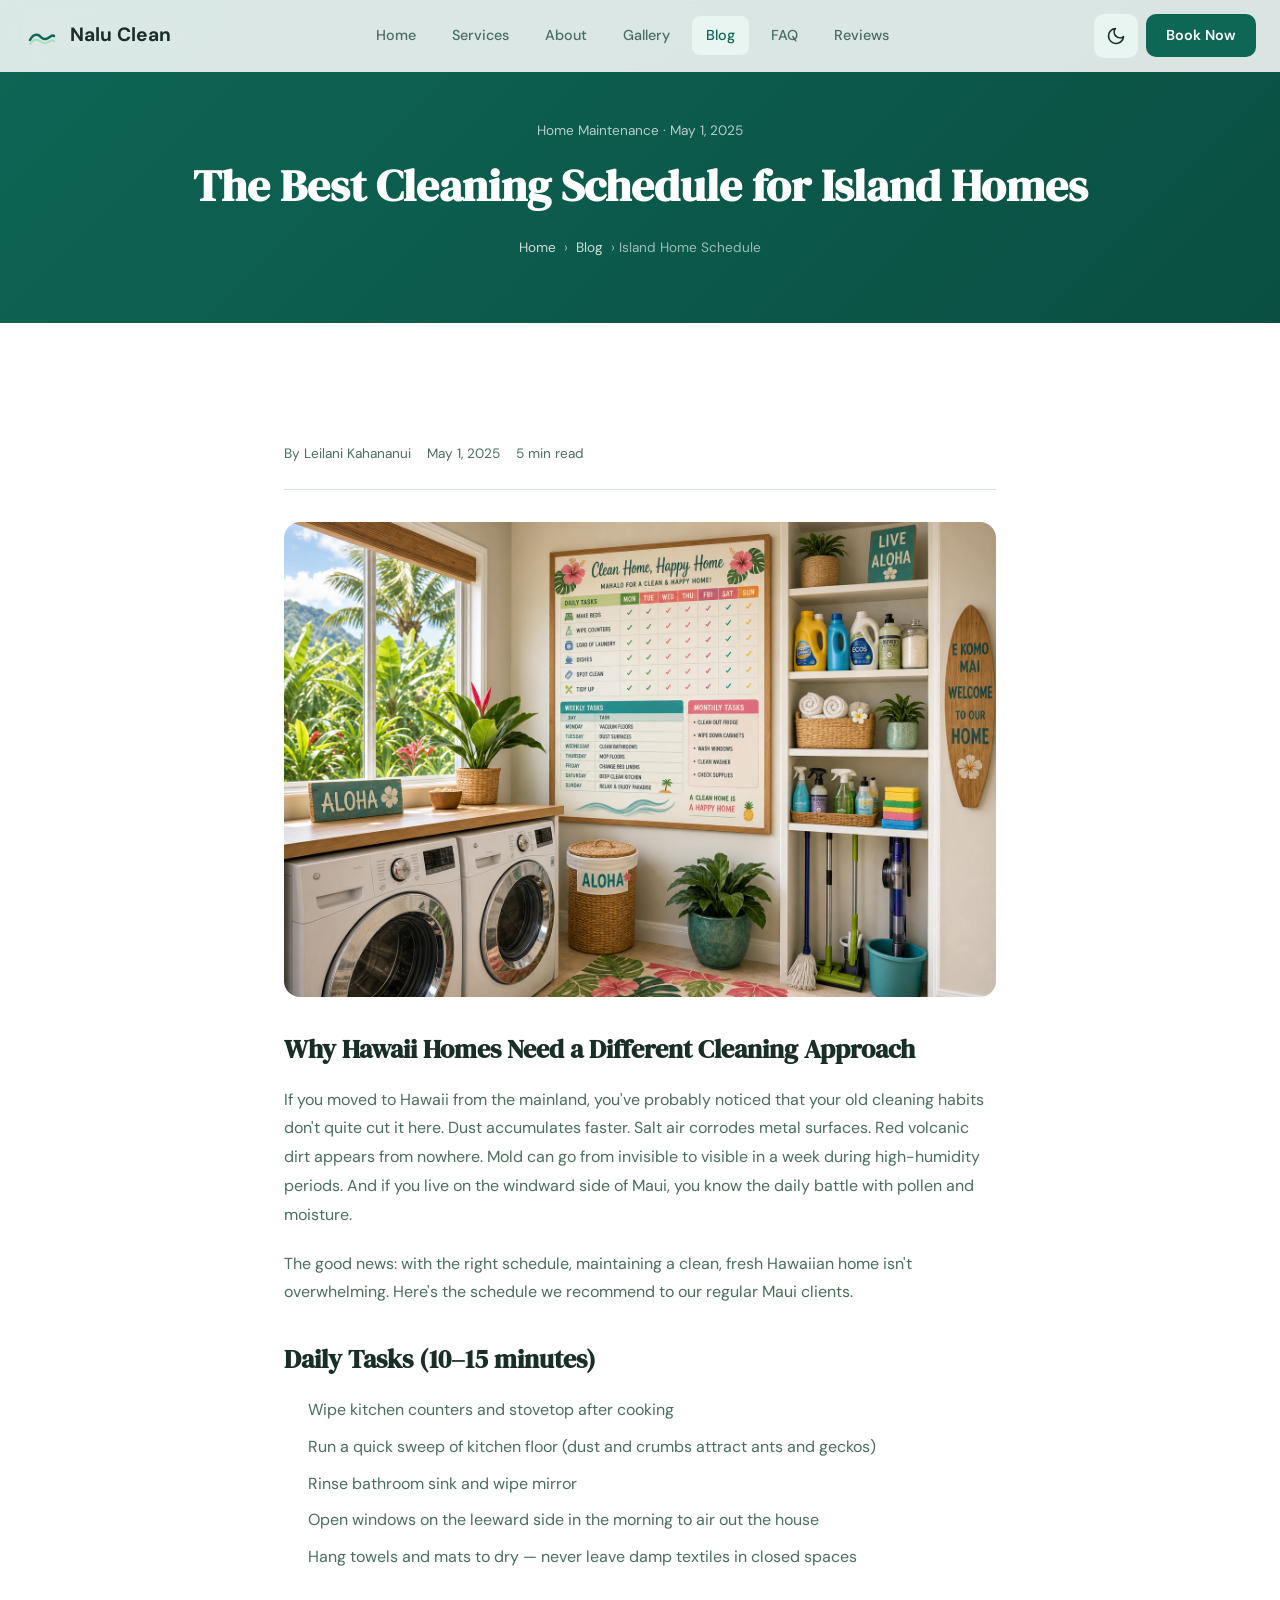
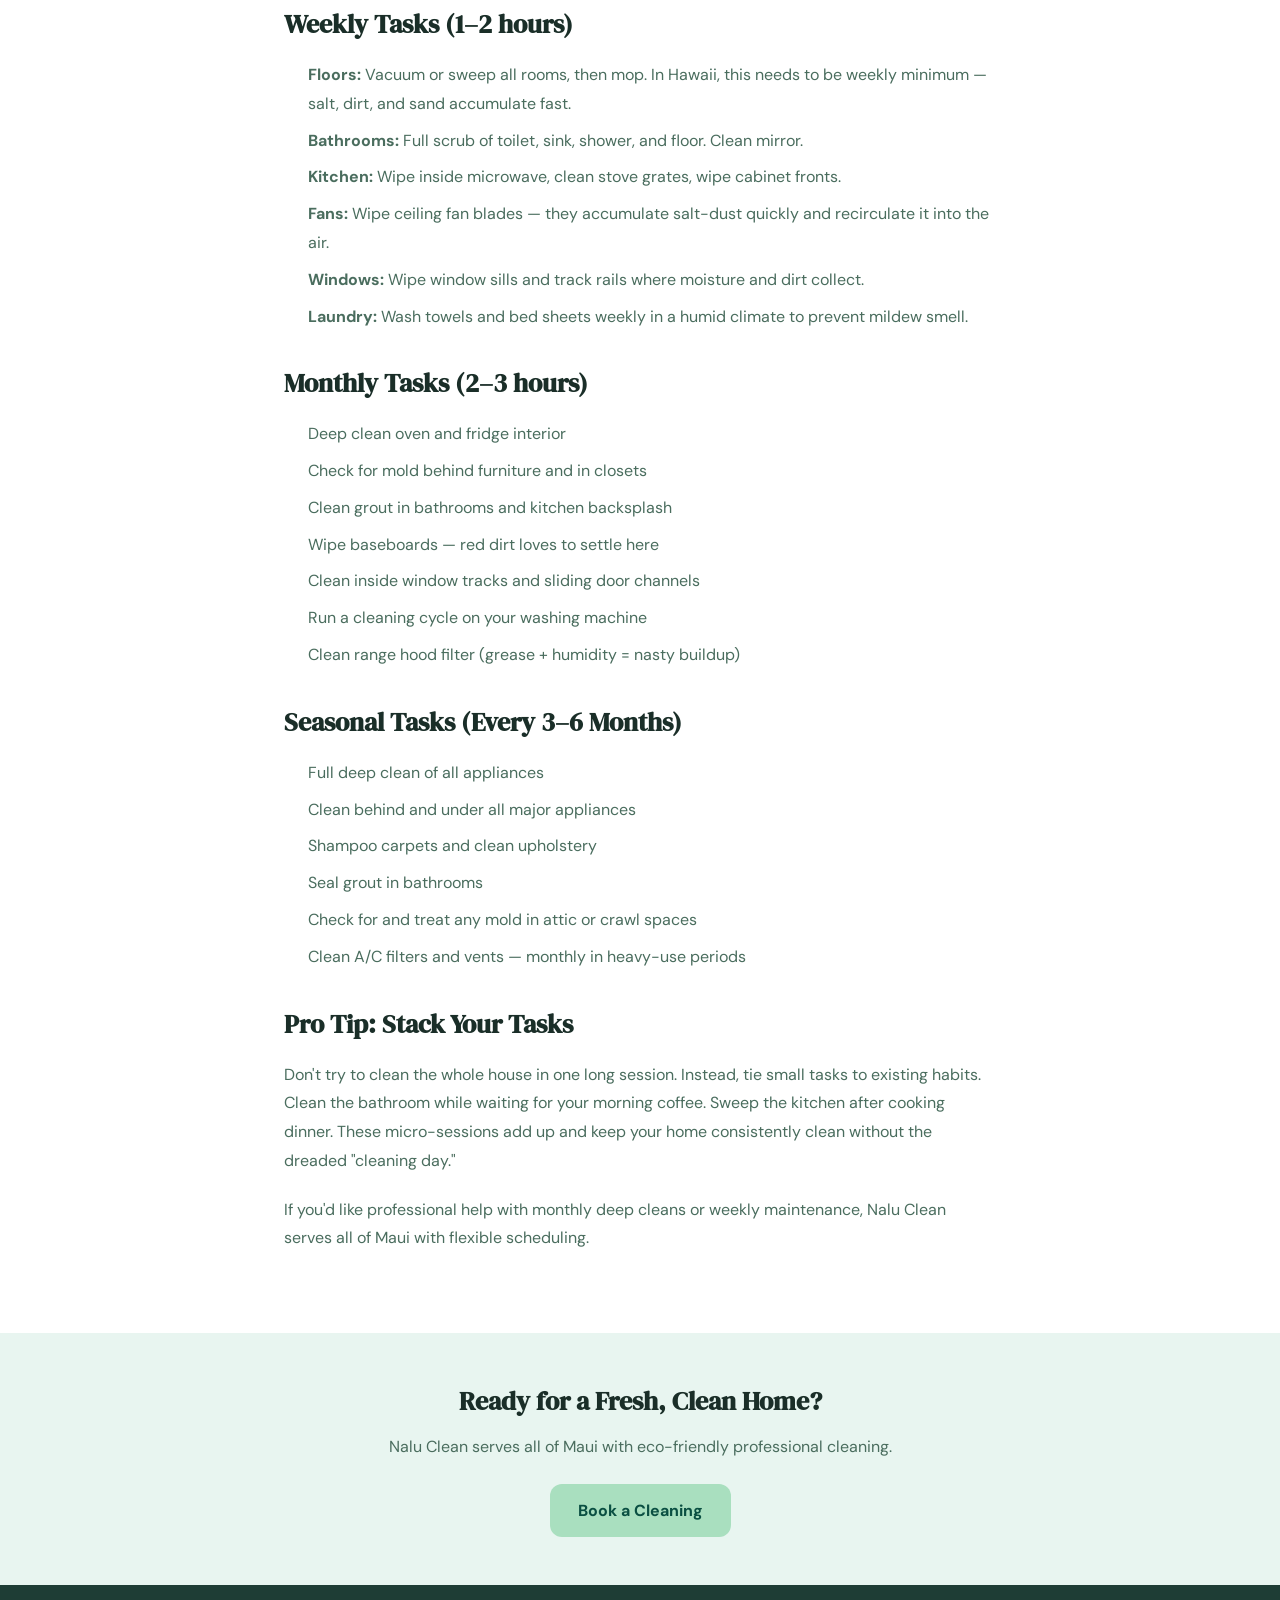
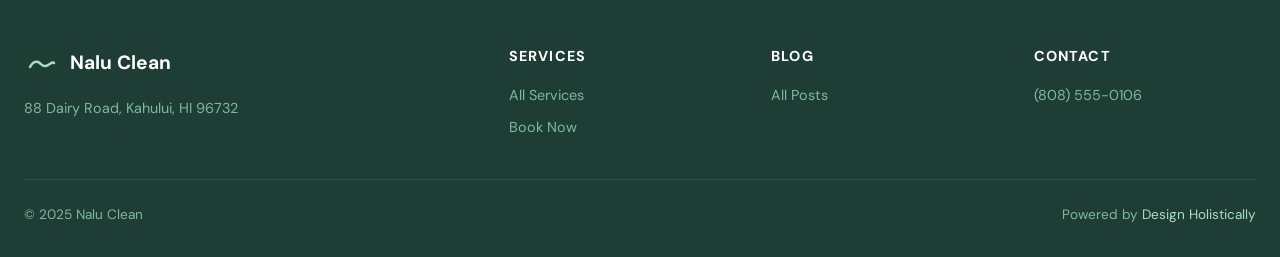
<file: blog-post-4.html>
<!DOCTYPE html>
<html lang="en" data-theme="light">
<head>
<meta charset="UTF-8">
<meta name="viewport" content="width=device-width, initial-scale=1.0">
<title>The Best Cleaning Schedule for Island Homes — Nalu Clean Blog</title>
<meta name="description" content="A practical, Hawaii-specific cleaning schedule for keeping your Maui home fresh year-round despite humidity, salt air, and volcanic dust.">
<meta property="og:title" content="The Best Cleaning Schedule for Island Homes">
<meta property="og:image" content="images/blog-4.png">
<link rel="stylesheet" href="css/style.css">
  <link rel="icon" type="image/x-icon" href="images/favicon.ico">
  <link rel="icon" type="image/png" sizes="32x32" href="images/favicon-32x32.png">
  <link rel="icon" type="image/png" sizes="16x16" href="images/favicon-16x16.png">
  <link rel="apple-touch-icon" sizes="180x180" href="images/apple-touch-icon.png">
</head>
<body>
<header class="header"><div class="header-inner">
  <a href="index.html" class="logo"><svg viewBox="0 0 36 36" fill="none" width="36" height="36"><path d="M6 22c2-4 5-6 8-5s4 5 8 4 6-5 8-3" stroke="#0E6655" stroke-width="2.5" stroke-linecap="round" fill="none"/><path d="M6 26c2-3 5-5 8-4s4 4 8 3 6-4 8-2" stroke="#A9DFBF" stroke-width="2" stroke-linecap="round" fill="none"/></svg>Nalu Clean</a>
  <nav class="nav"><a href="index.html">Home</a><a href="services.html">Services</a><a href="about.html">About</a><a href="gallery.html">Gallery</a><a href="blog.html" class="active">Blog</a><a href="faq.html">FAQ</a><a href="reviews.html">Reviews</a></nav>
  <div class="header-actions"><button id="themeToggle" class="btn-theme" aria-label="Toggle dark mode"></button><a href="booking.html" class="btn-book">Book Now</a><button id="hamburger" class="btn-hamburger" aria-label="Open menu" aria-expanded="false"><span></span><span></span><span></span></button></div>
</div></header>
<nav id="mobileNav" class="mobile-nav"><a href="index.html">Home</a><a href="services.html">Services</a><a href="about.html">About</a><a href="gallery.html">Gallery</a><a href="blog.html">Blog</a><a href="booking.html">Book a Cleaning</a></nav>

<div class="page-hero">
  <p style="color:rgba(255,255,255,0.7);font-size:0.85rem;margin-bottom:8px;">Home Maintenance · May 1, 2025</p>
  <h1 style="font-size:clamp(1.6rem,4vw,2.8rem);">The Best Cleaning Schedule for Island Homes</h1>
  <div class="breadcrumb"><a href="index.html">Home</a> › <a href="blog.html">Blog</a> › Island Home Schedule</div>
</div>

<article style="padding-top:60px;">
  <div class="blog-post">
    <div class="blog-post-meta">
      <span>By Leilani Kahananui</span>
      <span>May 1, 2025</span>
      <span>5 min read</span>
    </div>
    <img src="images/blog-4.png" alt="The Best Cleaning Schedule for Island Homes" style="border-radius:16px;margin-bottom:32px;">
    
    <h2>Why Hawaii Homes Need a Different Cleaning Approach</h2>
    <p>If you moved to Hawaii from the mainland, you've probably noticed that your old cleaning habits don't quite cut it here. Dust accumulates faster. Salt air corrodes metal surfaces. Red volcanic dirt appears from nowhere. Mold can go from invisible to visible in a week during high-humidity periods. And if you live on the windward side of Maui, you know the daily battle with pollen and moisture.</p>
    <p>The good news: with the right schedule, maintaining a clean, fresh Hawaiian home isn't overwhelming. Here's the schedule we recommend to our regular Maui clients.</p>

    <h2>Daily Tasks (10–15 minutes)</h2>
    <ul>
      <li>Wipe kitchen counters and stovetop after cooking</li>
      <li>Run a quick sweep of kitchen floor (dust and crumbs attract ants and geckos)</li>
      <li>Rinse bathroom sink and wipe mirror</li>
      <li>Open windows on the leeward side in the morning to air out the house</li>
      <li>Hang towels and mats to dry — never leave damp textiles in closed spaces</li>
    </ul>

    <h2>Weekly Tasks (1–2 hours)</h2>
    <ul>
      <li><strong>Floors:</strong> Vacuum or sweep all rooms, then mop. In Hawaii, this needs to be weekly minimum — salt, dirt, and sand accumulate fast.</li>
      <li><strong>Bathrooms:</strong> Full scrub of toilet, sink, shower, and floor. Clean mirror.</li>
      <li><strong>Kitchen:</strong> Wipe inside microwave, clean stove grates, wipe cabinet fronts.</li>
      <li><strong>Fans:</strong> Wipe ceiling fan blades — they accumulate salt-dust quickly and recirculate it into the air.</li>
      <li><strong>Windows:</strong> Wipe window sills and track rails where moisture and dirt collect.</li>
      <li><strong>Laundry:</strong> Wash towels and bed sheets weekly in a humid climate to prevent mildew smell.</li>
    </ul>

    <h2>Monthly Tasks (2–3 hours)</h2>
    <ul>
      <li>Deep clean oven and fridge interior</li>
      <li>Check for mold behind furniture and in closets</li>
      <li>Clean grout in bathrooms and kitchen backsplash</li>
      <li>Wipe baseboards — red dirt loves to settle here</li>
      <li>Clean inside window tracks and sliding door channels</li>
      <li>Run a cleaning cycle on your washing machine</li>
      <li>Clean range hood filter (grease + humidity = nasty buildup)</li>
    </ul>

    <h2>Seasonal Tasks (Every 3–6 Months)</h2>
    <ul>
      <li>Full deep clean of all appliances</li>
      <li>Clean behind and under all major appliances</li>
      <li>Shampoo carpets and clean upholstery</li>
      <li>Seal grout in bathrooms</li>
      <li>Check for and treat any mold in attic or crawl spaces</li>
      <li>Clean A/C filters and vents — monthly in heavy-use periods</li>
    </ul>

    <h2>Pro Tip: Stack Your Tasks</h2>
    <p>Don't try to clean the whole house in one long session. Instead, tie small tasks to existing habits. Clean the bathroom while waiting for your morning coffee. Sweep the kitchen after cooking dinner. These micro-sessions add up and keep your home consistently clean without the dreaded "cleaning day."</p>
    <p>If you'd like professional help with monthly deep cleans or weekly maintenance, Nalu Clean serves all of Maui with flexible scheduling.</p>
    
  </div>
</article>

<div style="background:var(--gray-100);padding:48px 24px;text-align:center;">
  <h3 style="font-family:var(--font-display);font-size:1.6rem;margin-bottom:12px;">Ready for a Fresh, Clean Home?</h3>
  <p style="color:var(--text-muted);margin-bottom:24px;">Nalu Clean serves all of Maui with eco-friendly professional cleaning.</p>
  <a href="booking.html" class="btn-primary" style="display:inline-flex;">Book a Cleaning</a>
</div>

<footer class="footer">
  <div class="footer-grid">
    <div class="footer-brand"><div class="logo" style="color:white;"><svg viewBox="0 0 36 36" fill="none" width="36" height="36"><path d="M6 22c2-4 5-6 8-5s4 5 8 4 6-5 8-3" stroke="#A9DFBF" stroke-width="2.5" stroke-linecap="round" fill="none"/></svg>Nalu Clean</div><p>88 Dairy Road, Kahului, HI 96732</p></div>
    <div><h4>Services</h4><div class="footer-links"><a href="services.html">All Services</a><a href="booking.html">Book Now</a></div></div>
    <div><h4>Blog</h4><div class="footer-links"><a href="blog.html">All Posts</a></div></div>
    <div><h4>Contact</h4><div class="footer-links"><a href="tel:+18085550106">(808) 555-0106</a></div></div>
  </div>
  <div class="footer-bottom"><p>© 2025 Nalu Clean</p><p>Powered by <a href="https://designholistically.com" target="_blank" rel="noopener">Design Holistically</a></p></div>
</footer>
<button id="backToTop" class="back-to-top" aria-label="Back to top"><svg width="20" height="20" viewBox="0 0 24 24" fill="none" stroke="currentColor" stroke-width="2"><polyline points="18 15 12 9 6 15"/></svg></button>
<script src="js/main.js"></script>
</body>
</html>
</file>
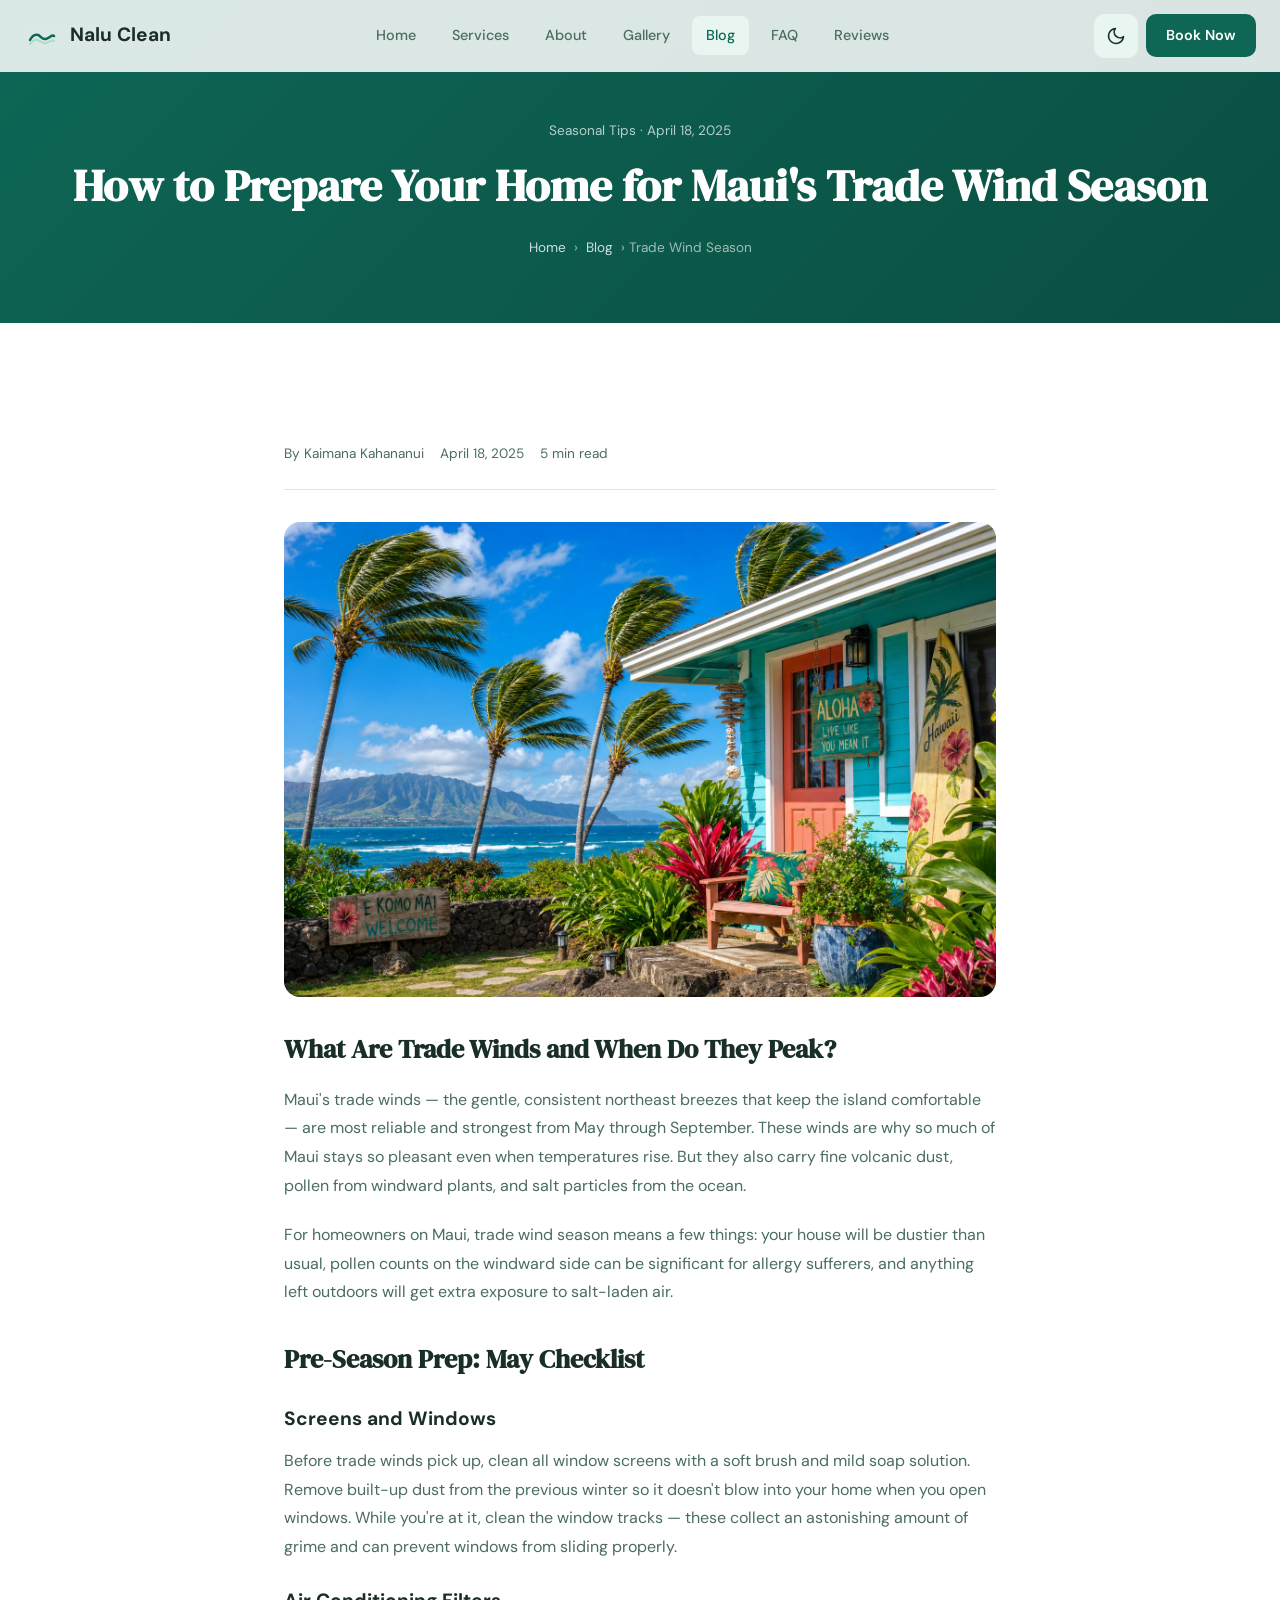
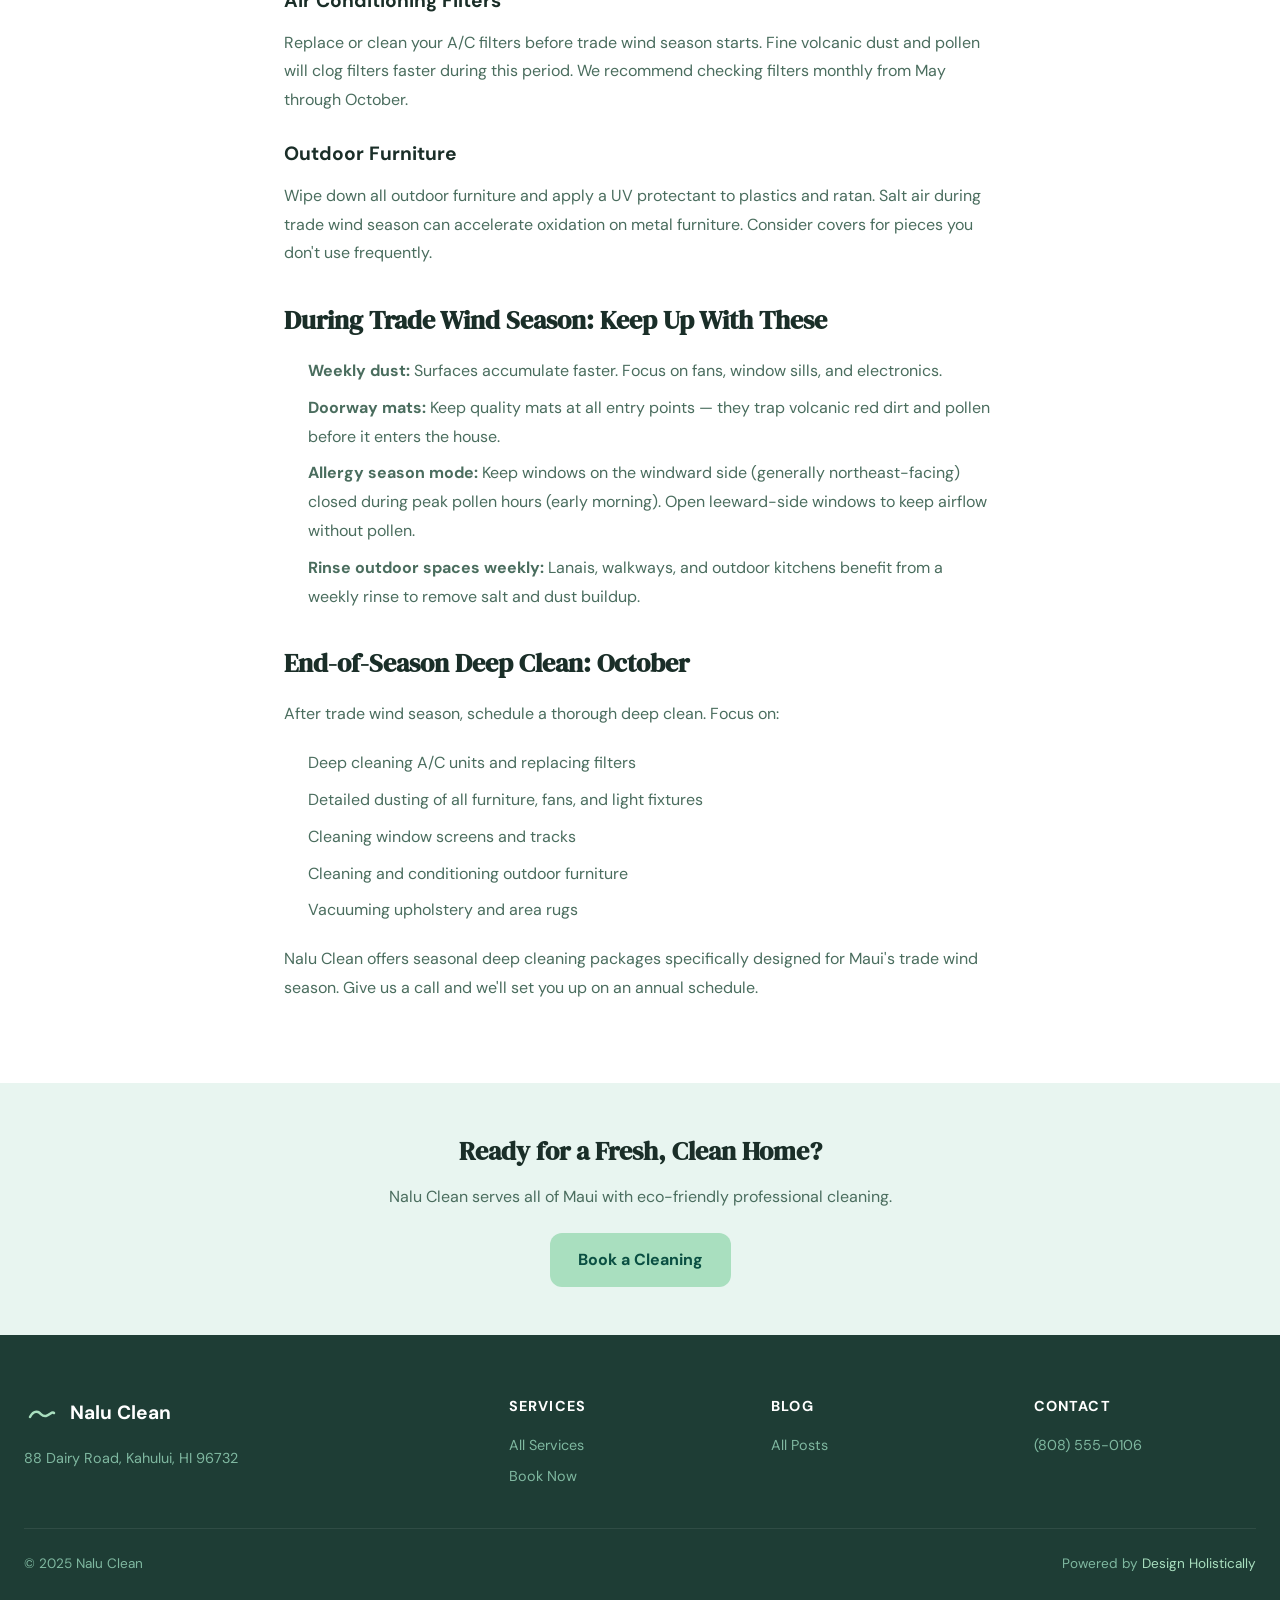
<file: blog-post-5.html>
<!DOCTYPE html>
<html lang="en" data-theme="light">
<head>
<meta charset="UTF-8">
<meta name="viewport" content="width=device-width, initial-scale=1.0">
<title>How to Prepare Your Home for Maui's Trade Wind Season — Nalu Clean Blog</title>
<meta name="description" content="Trade winds are Maui's natural air conditioning — but they bring dust, pollen, and debris. Here's how to prepare your home each season.">
<meta property="og:title" content="How to Prepare Your Home for Maui's Trade Wind Season">
<meta property="og:image" content="images/blog-5.png">
<link rel="stylesheet" href="css/style.css">
  <link rel="icon" type="image/x-icon" href="images/favicon.ico">
  <link rel="icon" type="image/png" sizes="32x32" href="images/favicon-32x32.png">
  <link rel="icon" type="image/png" sizes="16x16" href="images/favicon-16x16.png">
  <link rel="apple-touch-icon" sizes="180x180" href="images/apple-touch-icon.png">
</head>
<body>
<header class="header"><div class="header-inner">
  <a href="index.html" class="logo"><svg viewBox="0 0 36 36" fill="none" width="36" height="36"><path d="M6 22c2-4 5-6 8-5s4 5 8 4 6-5 8-3" stroke="#0E6655" stroke-width="2.5" stroke-linecap="round" fill="none"/><path d="M6 26c2-3 5-5 8-4s4 4 8 3 6-4 8-2" stroke="#A9DFBF" stroke-width="2" stroke-linecap="round" fill="none"/></svg>Nalu Clean</a>
  <nav class="nav"><a href="index.html">Home</a><a href="services.html">Services</a><a href="about.html">About</a><a href="gallery.html">Gallery</a><a href="blog.html" class="active">Blog</a><a href="faq.html">FAQ</a><a href="reviews.html">Reviews</a></nav>
  <div class="header-actions"><button id="themeToggle" class="btn-theme" aria-label="Toggle dark mode"></button><a href="booking.html" class="btn-book">Book Now</a><button id="hamburger" class="btn-hamburger" aria-label="Open menu" aria-expanded="false"><span></span><span></span><span></span></button></div>
</div></header>
<nav id="mobileNav" class="mobile-nav"><a href="index.html">Home</a><a href="services.html">Services</a><a href="about.html">About</a><a href="gallery.html">Gallery</a><a href="blog.html">Blog</a><a href="booking.html">Book a Cleaning</a></nav>

<div class="page-hero">
  <p style="color:rgba(255,255,255,0.7);font-size:0.85rem;margin-bottom:8px;">Seasonal Tips · April 18, 2025</p>
  <h1 style="font-size:clamp(1.6rem,4vw,2.8rem);">How to Prepare Your Home for Maui's Trade Wind Season</h1>
  <div class="breadcrumb"><a href="index.html">Home</a> › <a href="blog.html">Blog</a> › Trade Wind Season</div>
</div>

<article style="padding-top:60px;">
  <div class="blog-post">
    <div class="blog-post-meta">
      <span>By Kaimana Kahananui</span>
      <span>April 18, 2025</span>
      <span>5 min read</span>
    </div>
    <img src="images/blog-5.png" alt="How to Prepare Your Home for Maui's Trade Wind Season" style="border-radius:16px;margin-bottom:32px;">
    
    <h2>What Are Trade Winds and When Do They Peak?</h2>
    <p>Maui's trade winds — the gentle, consistent northeast breezes that keep the island comfortable — are most reliable and strongest from May through September. These winds are why so much of Maui stays so pleasant even when temperatures rise. But they also carry fine volcanic dust, pollen from windward plants, and salt particles from the ocean.</p>
    <p>For homeowners on Maui, trade wind season means a few things: your house will be dustier than usual, pollen counts on the windward side can be significant for allergy sufferers, and anything left outdoors will get extra exposure to salt-laden air.</p>

    <h2>Pre-Season Prep: May Checklist</h2>
    <h3>Screens and Windows</h3>
    <p>Before trade winds pick up, clean all window screens with a soft brush and mild soap solution. Remove built-up dust from the previous winter so it doesn't blow into your home when you open windows. While you're at it, clean the window tracks — these collect an astonishing amount of grime and can prevent windows from sliding properly.</p>

    <h3>Air Conditioning Filters</h3>
    <p>Replace or clean your A/C filters before trade wind season starts. Fine volcanic dust and pollen will clog filters faster during this period. We recommend checking filters monthly from May through October.</p>

    <h3>Outdoor Furniture</h3>
    <p>Wipe down all outdoor furniture and apply a UV protectant to plastics and ratan. Salt air during trade wind season can accelerate oxidation on metal furniture. Consider covers for pieces you don't use frequently.</p>

    <h2>During Trade Wind Season: Keep Up With These</h2>
    <ul>
      <li><strong>Weekly dust:</strong> Surfaces accumulate faster. Focus on fans, window sills, and electronics.</li>
      <li><strong>Doorway mats:</strong> Keep quality mats at all entry points — they trap volcanic red dirt and pollen before it enters the house.</li>
      <li><strong>Allergy season mode:</strong> Keep windows on the windward side (generally northeast-facing) closed during peak pollen hours (early morning). Open leeward-side windows to keep airflow without pollen.</li>
      <li><strong>Rinse outdoor spaces weekly:</strong> Lanais, walkways, and outdoor kitchens benefit from a weekly rinse to remove salt and dust buildup.</li>
    </ul>

    <h2>End-of-Season Deep Clean: October</h2>
    <p>After trade wind season, schedule a thorough deep clean. Focus on:</p>
    <ul>
      <li>Deep cleaning A/C units and replacing filters</li>
      <li>Detailed dusting of all furniture, fans, and light fixtures</li>
      <li>Cleaning window screens and tracks</li>
      <li>Cleaning and conditioning outdoor furniture</li>
      <li>Vacuuming upholstery and area rugs</li>
    </ul>
    <p>Nalu Clean offers seasonal deep cleaning packages specifically designed for Maui's trade wind season. Give us a call and we'll set you up on an annual schedule.</p>
    
  </div>
</article>

<div style="background:var(--gray-100);padding:48px 24px;text-align:center;">
  <h3 style="font-family:var(--font-display);font-size:1.6rem;margin-bottom:12px;">Ready for a Fresh, Clean Home?</h3>
  <p style="color:var(--text-muted);margin-bottom:24px;">Nalu Clean serves all of Maui with eco-friendly professional cleaning.</p>
  <a href="booking.html" class="btn-primary" style="display:inline-flex;">Book a Cleaning</a>
</div>

<footer class="footer">
  <div class="footer-grid">
    <div class="footer-brand"><div class="logo" style="color:white;"><svg viewBox="0 0 36 36" fill="none" width="36" height="36"><path d="M6 22c2-4 5-6 8-5s4 5 8 4 6-5 8-3" stroke="#A9DFBF" stroke-width="2.5" stroke-linecap="round" fill="none"/></svg>Nalu Clean</div><p>88 Dairy Road, Kahului, HI 96732</p></div>
    <div><h4>Services</h4><div class="footer-links"><a href="services.html">All Services</a><a href="booking.html">Book Now</a></div></div>
    <div><h4>Blog</h4><div class="footer-links"><a href="blog.html">All Posts</a></div></div>
    <div><h4>Contact</h4><div class="footer-links"><a href="tel:+18085550106">(808) 555-0106</a></div></div>
  </div>
  <div class="footer-bottom"><p>© 2025 Nalu Clean</p><p>Powered by <a href="https://designholistically.com" target="_blank" rel="noopener">Design Holistically</a></p></div>
</footer>
<button id="backToTop" class="back-to-top" aria-label="Back to top"><svg width="20" height="20" viewBox="0 0 24 24" fill="none" stroke="currentColor" stroke-width="2"><polyline points="18 15 12 9 6 15"/></svg></button>
<script src="js/main.js"></script>
</body>
</html>
</file>
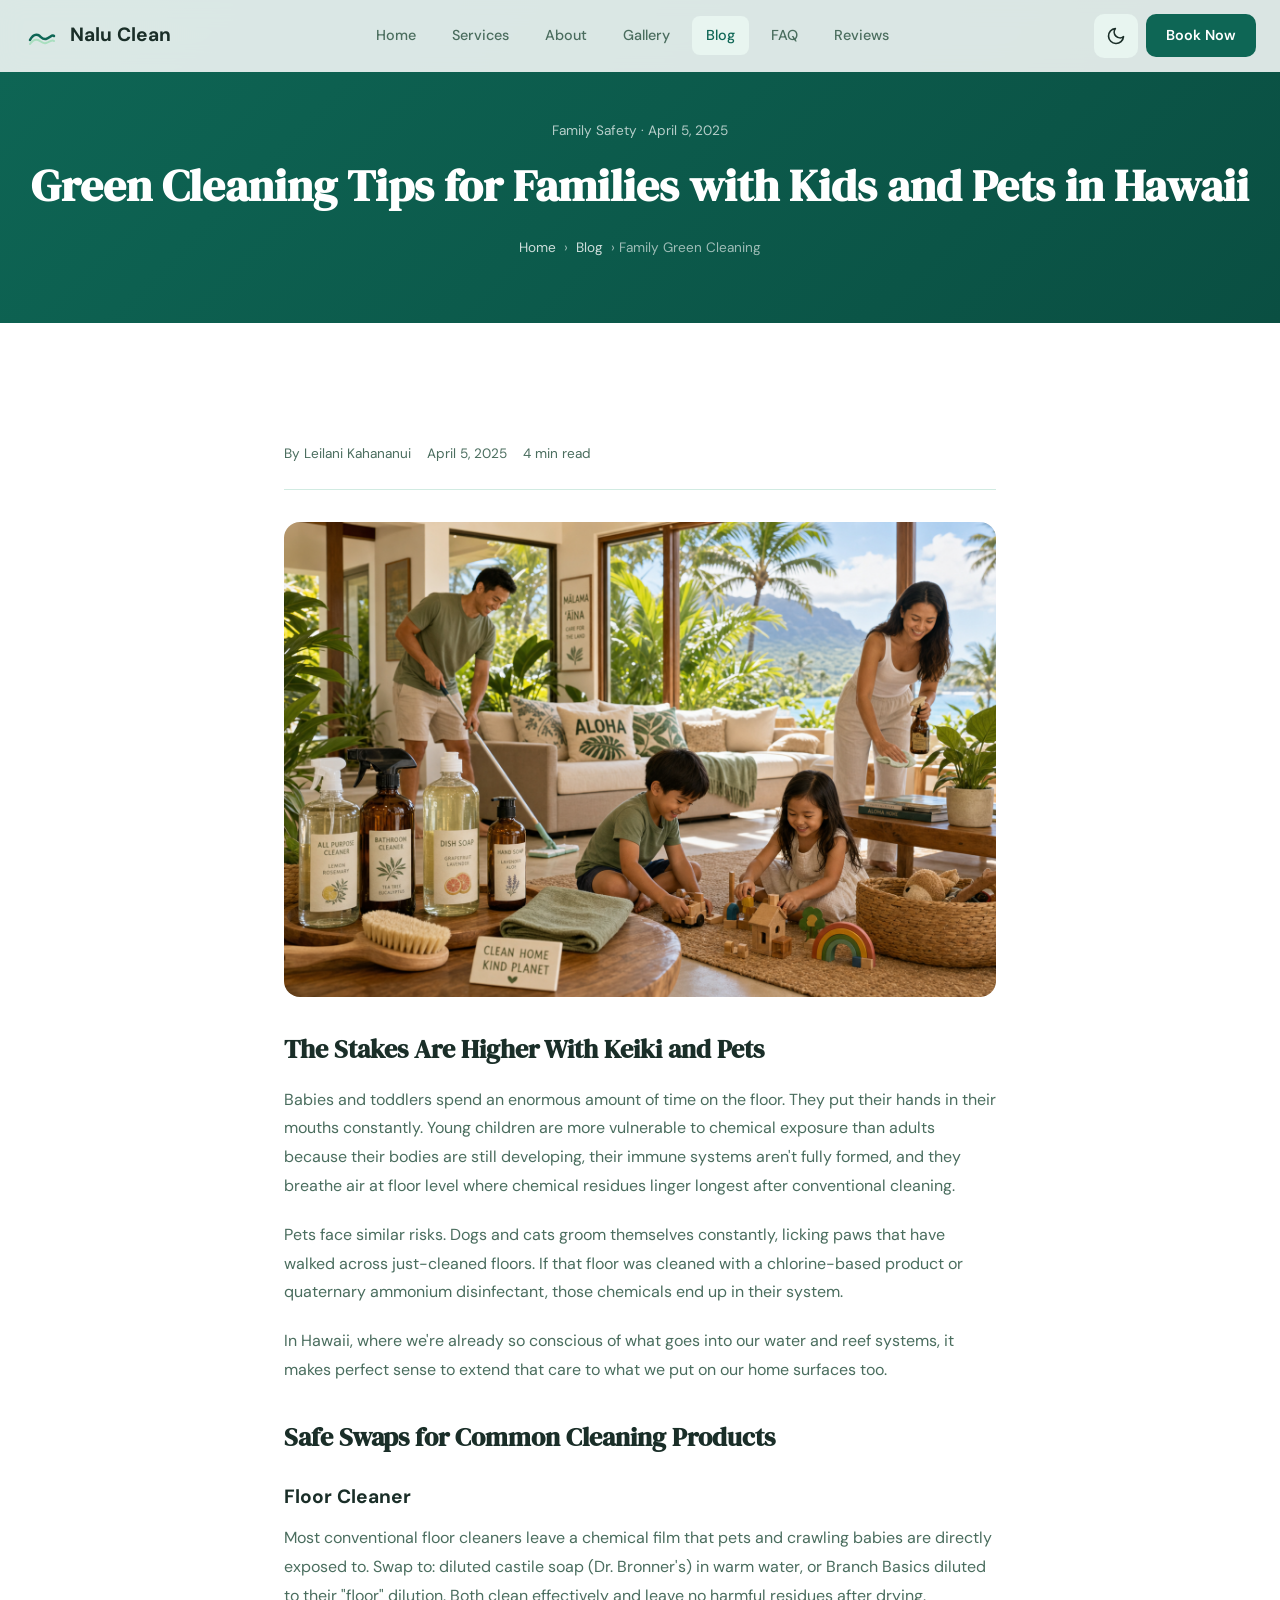
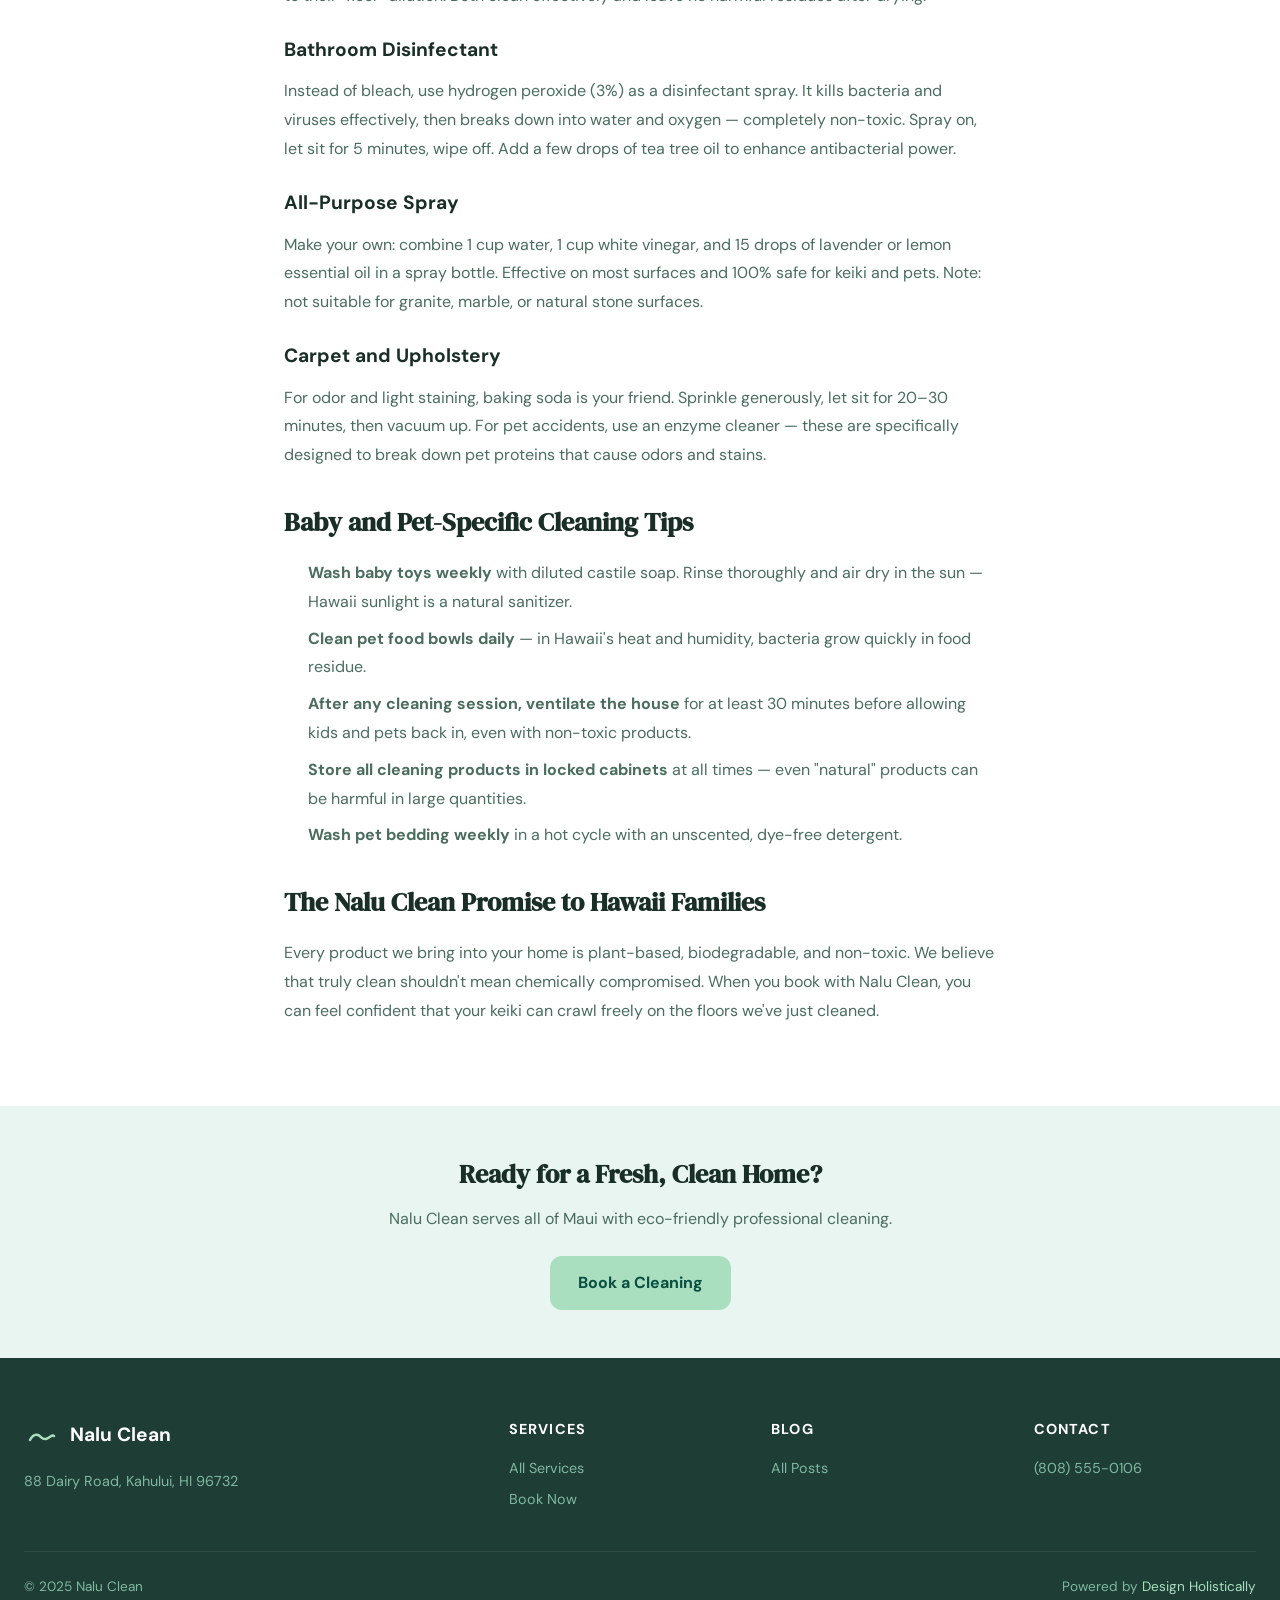
<file: blog-post-6.html>
<!DOCTYPE html>
<html lang="en" data-theme="light">
<head>
<meta charset="UTF-8">
<meta name="viewport" content="width=device-width, initial-scale=1.0">
<title>Green Cleaning Tips for Families with Kids and Pets in Hawaii — Nalu Clean Blog</title>
<meta name="description" content="Safe, non-toxic cleaning strategies for Hawaii families with young children and pets. From keiki-safe products to pet-friendly floor care.">
<meta property="og:title" content="Green Cleaning Tips for Families with Kids and Pets in Hawaii">
<meta property="og:image" content="images/blog-6.png">
<link rel="stylesheet" href="css/style.css">
  <link rel="icon" type="image/x-icon" href="images/favicon.ico">
  <link rel="icon" type="image/png" sizes="32x32" href="images/favicon-32x32.png">
  <link rel="icon" type="image/png" sizes="16x16" href="images/favicon-16x16.png">
  <link rel="apple-touch-icon" sizes="180x180" href="images/apple-touch-icon.png">
</head>
<body>
<header class="header"><div class="header-inner">
  <a href="index.html" class="logo"><svg viewBox="0 0 36 36" fill="none" width="36" height="36"><path d="M6 22c2-4 5-6 8-5s4 5 8 4 6-5 8-3" stroke="#0E6655" stroke-width="2.5" stroke-linecap="round" fill="none"/><path d="M6 26c2-3 5-5 8-4s4 4 8 3 6-4 8-2" stroke="#A9DFBF" stroke-width="2" stroke-linecap="round" fill="none"/></svg>Nalu Clean</a>
  <nav class="nav"><a href="index.html">Home</a><a href="services.html">Services</a><a href="about.html">About</a><a href="gallery.html">Gallery</a><a href="blog.html" class="active">Blog</a><a href="faq.html">FAQ</a><a href="reviews.html">Reviews</a></nav>
  <div class="header-actions"><button id="themeToggle" class="btn-theme" aria-label="Toggle dark mode"></button><a href="booking.html" class="btn-book">Book Now</a><button id="hamburger" class="btn-hamburger" aria-label="Open menu" aria-expanded="false"><span></span><span></span><span></span></button></div>
</div></header>
<nav id="mobileNav" class="mobile-nav"><a href="index.html">Home</a><a href="services.html">Services</a><a href="about.html">About</a><a href="gallery.html">Gallery</a><a href="blog.html">Blog</a><a href="booking.html">Book a Cleaning</a></nav>

<div class="page-hero">
  <p style="color:rgba(255,255,255,0.7);font-size:0.85rem;margin-bottom:8px;">Family Safety · April 5, 2025</p>
  <h1 style="font-size:clamp(1.6rem,4vw,2.8rem);">Green Cleaning Tips for Families with Kids and Pets in Hawaii</h1>
  <div class="breadcrumb"><a href="index.html">Home</a> › <a href="blog.html">Blog</a> › Family Green Cleaning</div>
</div>

<article style="padding-top:60px;">
  <div class="blog-post">
    <div class="blog-post-meta">
      <span>By Leilani Kahananui</span>
      <span>April 5, 2025</span>
      <span>4 min read</span>
    </div>
    <img src="images/blog-6.png" alt="Green Cleaning Tips for Families with Kids and Pets in Hawaii" style="border-radius:16px;margin-bottom:32px;">
    
    <h2>The Stakes Are Higher With Keiki and Pets</h2>
    <p>Babies and toddlers spend an enormous amount of time on the floor. They put their hands in their mouths constantly. Young children are more vulnerable to chemical exposure than adults because their bodies are still developing, their immune systems aren't fully formed, and they breathe air at floor level where chemical residues linger longest after conventional cleaning.</p>
    <p>Pets face similar risks. Dogs and cats groom themselves constantly, licking paws that have walked across just-cleaned floors. If that floor was cleaned with a chlorine-based product or quaternary ammonium disinfectant, those chemicals end up in their system.</p>
    <p>In Hawaii, where we're already so conscious of what goes into our water and reef systems, it makes perfect sense to extend that care to what we put on our home surfaces too.</p>

    <h2>Safe Swaps for Common Cleaning Products</h2>
    <h3>Floor Cleaner</h3>
    <p>Most conventional floor cleaners leave a chemical film that pets and crawling babies are directly exposed to. Swap to: diluted castile soap (Dr. Bronner's) in warm water, or Branch Basics diluted to their "floor" dilution. Both clean effectively and leave no harmful residues after drying.</p>

    <h3>Bathroom Disinfectant</h3>
    <p>Instead of bleach, use hydrogen peroxide (3%) as a disinfectant spray. It kills bacteria and viruses effectively, then breaks down into water and oxygen — completely non-toxic. Spray on, let sit for 5 minutes, wipe off. Add a few drops of tea tree oil to enhance antibacterial power.</p>

    <h3>All-Purpose Spray</h3>
    <p>Make your own: combine 1 cup water, 1 cup white vinegar, and 15 drops of lavender or lemon essential oil in a spray bottle. Effective on most surfaces and 100% safe for keiki and pets. Note: not suitable for granite, marble, or natural stone surfaces.</p>

    <h3>Carpet and Upholstery</h3>
    <p>For odor and light staining, baking soda is your friend. Sprinkle generously, let sit for 20–30 minutes, then vacuum up. For pet accidents, use an enzyme cleaner — these are specifically designed to break down pet proteins that cause odors and stains.</p>

    <h2>Baby and Pet-Specific Cleaning Tips</h2>
    <ul>
      <li><strong>Wash baby toys weekly</strong> with diluted castile soap. Rinse thoroughly and air dry in the sun — Hawaii sunlight is a natural sanitizer.</li>
      <li><strong>Clean pet food bowls daily</strong> — in Hawaii's heat and humidity, bacteria grow quickly in food residue.</li>
      <li><strong>After any cleaning session, ventilate the house</strong> for at least 30 minutes before allowing kids and pets back in, even with non-toxic products.</li>
      <li><strong>Store all cleaning products in locked cabinets</strong> at all times — even "natural" products can be harmful in large quantities.</li>
      <li><strong>Wash pet bedding weekly</strong> in a hot cycle with an unscented, dye-free detergent.</li>
    </ul>

    <h2>The Nalu Clean Promise to Hawaii Families</h2>
    <p>Every product we bring into your home is plant-based, biodegradable, and non-toxic. We believe that truly clean shouldn't mean chemically compromised. When you book with Nalu Clean, you can feel confident that your keiki can crawl freely on the floors we've just cleaned.</p>
    
  </div>
</article>

<div style="background:var(--gray-100);padding:48px 24px;text-align:center;">
  <h3 style="font-family:var(--font-display);font-size:1.6rem;margin-bottom:12px;">Ready for a Fresh, Clean Home?</h3>
  <p style="color:var(--text-muted);margin-bottom:24px;">Nalu Clean serves all of Maui with eco-friendly professional cleaning.</p>
  <a href="booking.html" class="btn-primary" style="display:inline-flex;">Book a Cleaning</a>
</div>

<footer class="footer">
  <div class="footer-grid">
    <div class="footer-brand"><div class="logo" style="color:white;"><svg viewBox="0 0 36 36" fill="none" width="36" height="36"><path d="M6 22c2-4 5-6 8-5s4 5 8 4 6-5 8-3" stroke="#A9DFBF" stroke-width="2.5" stroke-linecap="round" fill="none"/></svg>Nalu Clean</div><p>88 Dairy Road, Kahului, HI 96732</p></div>
    <div><h4>Services</h4><div class="footer-links"><a href="services.html">All Services</a><a href="booking.html">Book Now</a></div></div>
    <div><h4>Blog</h4><div class="footer-links"><a href="blog.html">All Posts</a></div></div>
    <div><h4>Contact</h4><div class="footer-links"><a href="tel:+18085550106">(808) 555-0106</a></div></div>
  </div>
  <div class="footer-bottom"><p>© 2025 Nalu Clean</p><p>Powered by <a href="https://designholistically.com" target="_blank" rel="noopener">Design Holistically</a></p></div>
</footer>
<button id="backToTop" class="back-to-top" aria-label="Back to top"><svg width="20" height="20" viewBox="0 0 24 24" fill="none" stroke="currentColor" stroke-width="2"><polyline points="18 15 12 9 6 15"/></svg></button>
<script src="js/main.js"></script>
</body>
</html>
</file>
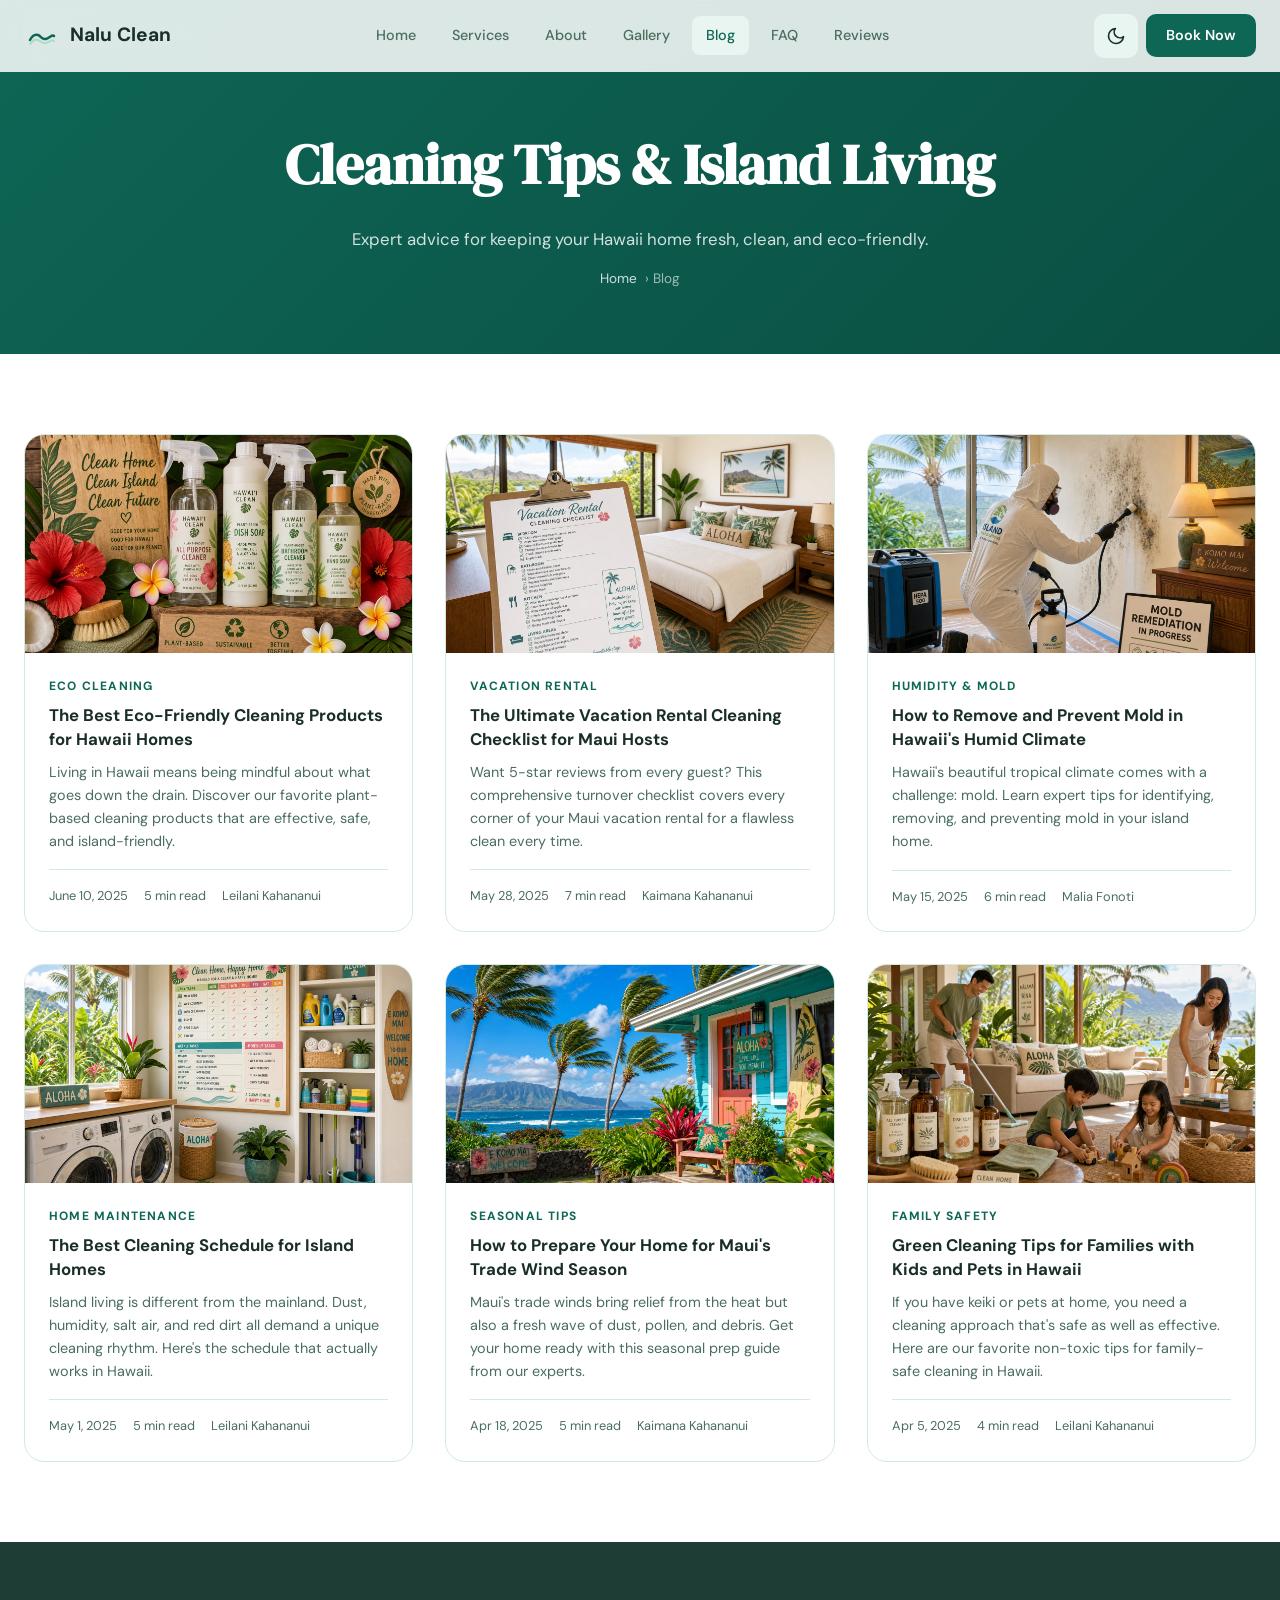
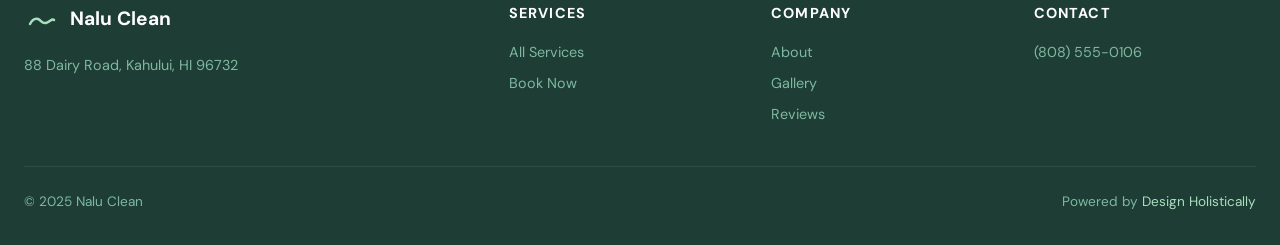
<file: blog.html>
<!DOCTYPE html>
<html lang="en" data-theme="light">
<head>
<meta charset="UTF-8">
<meta name="viewport" content="width=device-width, initial-scale=1.0">
<title>Blog — Nalu Clean | Cleaning Tips for Hawaii Homes</title>
<meta name="description" content="Expert cleaning tips, eco-friendly guides, and Hawaii home maintenance advice from the Nalu Clean team in Maui.">
<meta property="og:title" content="Cleaning Tips Blog — Nalu Clean Maui">
<meta property="og:image" content="images/blog-1.png">
<link rel="stylesheet" href="css/style.css">
  <link rel="icon" type="image/x-icon" href="images/favicon.ico">
  <link rel="icon" type="image/png" sizes="32x32" href="images/favicon-32x32.png">
  <link rel="icon" type="image/png" sizes="16x16" href="images/favicon-16x16.png">
  <link rel="apple-touch-icon" sizes="180x180" href="images/apple-touch-icon.png">
</head>
<body>
<header class="header"><div class="header-inner">
  <a href="index.html" class="logo"><svg viewBox="0 0 36 36" fill="none" width="36" height="36"><path d="M6 22c2-4 5-6 8-5s4 5 8 4 6-5 8-3" stroke="#0E6655" stroke-width="2.5" stroke-linecap="round" fill="none"/><path d="M6 26c2-3 5-5 8-4s4 4 8 3 6-4 8-2" stroke="#A9DFBF" stroke-width="2" stroke-linecap="round" fill="none"/></svg>Nalu Clean</a>
  <nav class="nav"><a href="index.html">Home</a><a href="services.html">Services</a><a href="about.html">About</a><a href="gallery.html">Gallery</a><a href="blog.html" class="active">Blog</a><a href="faq.html">FAQ</a><a href="reviews.html">Reviews</a></nav>
  <div class="header-actions"><button id="themeToggle" class="btn-theme" aria-label="Toggle dark mode"></button><a href="booking.html" class="btn-book">Book Now</a><button id="hamburger" class="btn-hamburger" aria-label="Open menu" aria-expanded="false"><span></span><span></span><span></span></button></div>
</div></header>
<nav id="mobileNav" class="mobile-nav"><a href="index.html">Home</a><a href="services.html">Services</a><a href="about.html">About</a><a href="gallery.html">Gallery</a><a href="blog.html">Blog</a><a href="faq.html">FAQ</a><a href="reviews.html">Reviews</a><a href="booking.html">Book a Cleaning</a></nav>

<div class="page-hero">
  <h1>Cleaning Tips & Island Living</h1>
  <p>Expert advice for keeping your Hawaii home fresh, clean, and eco-friendly.</p>
  <div class="breadcrumb"><a href="index.html">Home</a> › Blog</div>
</div>

<section class="section">
  <div class="container">
    <div class="blog-grid">
      <article class="blog-card fade-up">
        <div class="blog-card-img"><img src="images/blog-1.png" alt="Eco-friendly cleaning products" loading="lazy"></div>
        <div class="blog-card-body">
          <span class="blog-tag">Eco Cleaning</span>
          <h3><a href="blog-post-1.html">The Best Eco-Friendly Cleaning Products for Hawaii Homes</a></h3>
          <p>Living in Hawaii means being mindful about what goes down the drain. Discover our favorite plant-based cleaning products that are effective, safe, and island-friendly.</p>
          <div class="blog-meta"><span>June 10, 2025</span><span>5 min read</span><span>Leilani Kahananui</span></div>
        </div>
      </article>
      <article class="blog-card fade-up">
        <div class="blog-card-img"><img src="images/blog-2.png" alt="Vacation rental cleaning" loading="lazy"></div>
        <div class="blog-card-body">
          <span class="blog-tag">Vacation Rental</span>
          <h3><a href="blog-post-2.html">The Ultimate Vacation Rental Cleaning Checklist for Maui Hosts</a></h3>
          <p>Want 5-star reviews from every guest? This comprehensive turnover checklist covers every corner of your Maui vacation rental for a flawless clean every time.</p>
          <div class="blog-meta"><span>May 28, 2025</span><span>7 min read</span><span>Kaimana Kahananui</span></div>
        </div>
      </article>
      <article class="blog-card fade-up">
        <div class="blog-card-img"><img src="images/blog-3.png" alt="Mold on wall" loading="lazy"></div>
        <div class="blog-card-body">
          <span class="blog-tag">Humidity & Mold</span>
          <h3><a href="blog-post-3.html">How to Remove and Prevent Mold in Hawaii's Humid Climate</a></h3>
          <p>Hawaii's beautiful tropical climate comes with a challenge: mold. Learn expert tips for identifying, removing, and preventing mold in your island home.</p>
          <div class="blog-meta"><span>May 15, 2025</span><span>6 min read</span><span>Malia Fonoti</span></div>
        </div>
      </article>
      <article class="blog-card fade-up">
        <div class="blog-card-img"><img src="images/blog-4.png" alt="Cleaning schedule" loading="lazy"></div>
        <div class="blog-card-body">
          <span class="blog-tag">Home Maintenance</span>
          <h3><a href="blog-post-4.html">The Best Cleaning Schedule for Island Homes</a></h3>
          <p>Island living is different from the mainland. Dust, humidity, salt air, and red dirt all demand a unique cleaning rhythm. Here's the schedule that actually works in Hawaii.</p>
          <div class="blog-meta"><span>May 1, 2025</span><span>5 min read</span><span>Leilani Kahananui</span></div>
        </div>
      </article>
      <article class="blog-card fade-up">
        <div class="blog-card-img"><img src="images/blog-5.png" alt="Trade wind season" loading="lazy"></div>
        <div class="blog-card-body">
          <span class="blog-tag">Seasonal Tips</span>
          <h3><a href="blog-post-5.html">How to Prepare Your Home for Maui's Trade Wind Season</a></h3>
          <p>Maui's trade winds bring relief from the heat but also a fresh wave of dust, pollen, and debris. Get your home ready with this seasonal prep guide from our experts.</p>
          <div class="blog-meta"><span>Apr 18, 2025</span><span>5 min read</span><span>Kaimana Kahananui</span></div>
        </div>
      </article>
      <article class="blog-card fade-up">
        <div class="blog-card-img"><img src="images/blog-6.png" alt="Green cleaning family" loading="lazy"></div>
        <div class="blog-card-body">
          <span class="blog-tag">Family Safety</span>
          <h3><a href="blog-post-6.html">Green Cleaning Tips for Families with Kids and Pets in Hawaii</a></h3>
          <p>If you have keiki or pets at home, you need a cleaning approach that's safe as well as effective. Here are our favorite non-toxic tips for family-safe cleaning in Hawaii.</p>
          <div class="blog-meta"><span>Apr 5, 2025</span><span>4 min read</span><span>Leilani Kahananui</span></div>
        </div>
      </article>
    </div>
  </div>
</section>

<footer class="footer">
  <div class="footer-grid">
    <div class="footer-brand"><div class="logo" style="color:white;"><svg viewBox="0 0 36 36" fill="none" width="36" height="36"><path d="M6 22c2-4 5-6 8-5s4 5 8 4 6-5 8-3" stroke="#A9DFBF" stroke-width="2.5" stroke-linecap="round" fill="none"/></svg>Nalu Clean</div><p>88 Dairy Road, Kahului, HI 96732</p></div>
    <div><h4>Services</h4><div class="footer-links"><a href="services.html">All Services</a><a href="booking.html">Book Now</a></div></div>
    <div><h4>Company</h4><div class="footer-links"><a href="about.html">About</a><a href="gallery.html">Gallery</a><a href="reviews.html">Reviews</a></div></div>
    <div><h4>Contact</h4><div class="footer-links"><a href="tel:+18085550106">(808) 555-0106</a></div></div>
  </div>
  <div class="footer-bottom"><p>© 2025 Nalu Clean</p><p>Powered by <a href="https://designholistically.com" target="_blank" rel="noopener">Design Holistically</a></p></div>
</footer>
<button id="backToTop" class="back-to-top" aria-label="Back to top"><svg width="20" height="20" viewBox="0 0 24 24" fill="none" stroke="currentColor" stroke-width="2"><polyline points="18 15 12 9 6 15"/></svg></button>
<script src="js/main.js"></script>
</body>
</html>
</file>
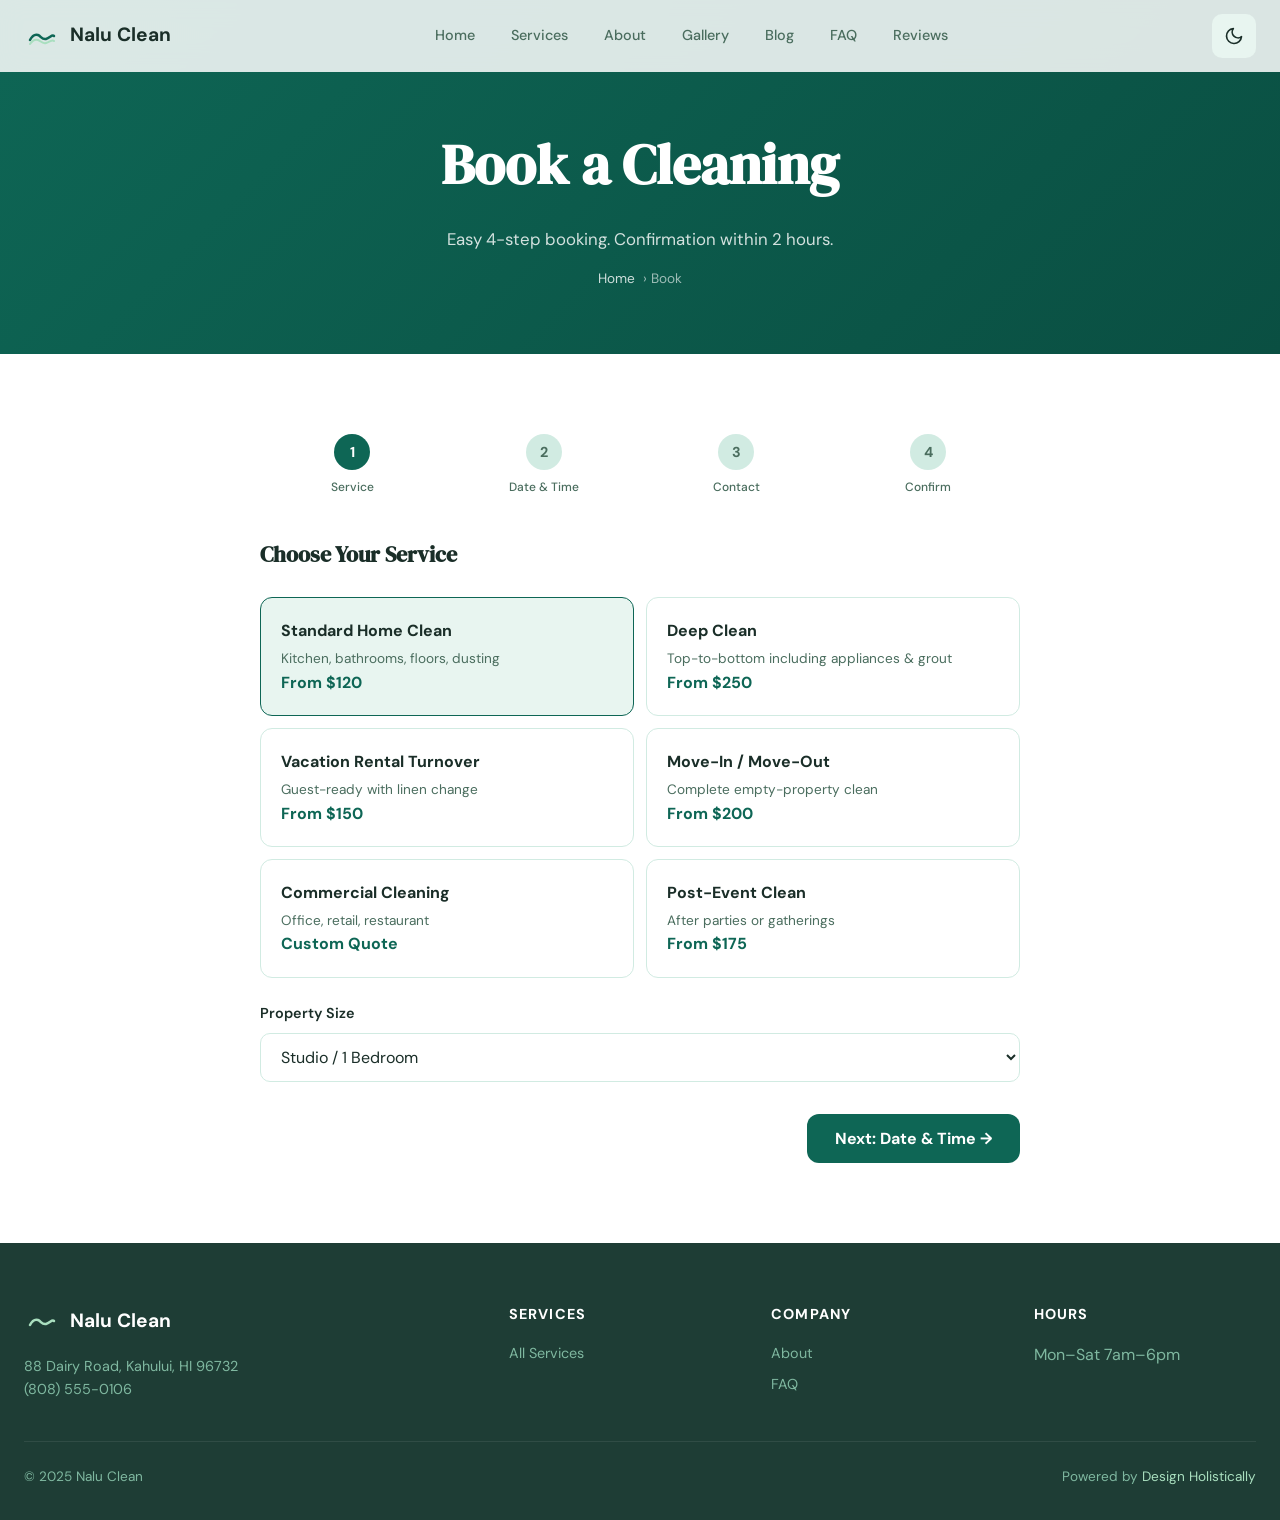
<file: booking.html>
<!DOCTYPE html>
<html lang="en" data-theme="light">
<head>
<meta charset="UTF-8">
<meta name="viewport" content="width=device-width, initial-scale=1.0">
<title>Book a Cleaning — Nalu Clean | Maui, Hawaii</title>
<meta name="description" content="Book your professional cleaning service online. Residential, commercial, and vacation rental cleaning in Maui.">
<link rel="stylesheet" href="css/style.css">
  <link rel="icon" type="image/x-icon" href="images/favicon.ico">
  <link rel="icon" type="image/png" sizes="32x32" href="images/favicon-32x32.png">
  <link rel="icon" type="image/png" sizes="16x16" href="images/favicon-16x16.png">
  <link rel="apple-touch-icon" sizes="180x180" href="images/apple-touch-icon.png">
</head>
<body>
<header class="header"><div class="header-inner">
  <a href="index.html" class="logo"><svg viewBox="0 0 36 36" fill="none" width="36" height="36"><path d="M6 22c2-4 5-6 8-5s4 5 8 4 6-5 8-3" stroke="#0E6655" stroke-width="2.5" stroke-linecap="round" fill="none"/><path d="M6 26c2-3 5-5 8-4s4 4 8 3 6-4 8-2" stroke="#A9DFBF" stroke-width="2" stroke-linecap="round" fill="none"/></svg>Nalu Clean</a>
  <nav class="nav"><a href="index.html">Home</a><a href="services.html">Services</a><a href="about.html">About</a><a href="gallery.html">Gallery</a><a href="blog.html">Blog</a><a href="faq.html">FAQ</a><a href="reviews.html">Reviews</a></nav>
  <div class="header-actions"><button id="themeToggle" class="btn-theme" aria-label="Toggle dark mode"></button><button id="hamburger" class="btn-hamburger" aria-label="Open menu" aria-expanded="false"><span></span><span></span><span></span></button></div>
</div></header>
<nav id="mobileNav" class="mobile-nav"><a href="index.html">Home</a><a href="services.html">Services</a><a href="about.html">About</a><a href="gallery.html">Gallery</a><a href="blog.html">Blog</a></nav>

<div class="page-hero">
  <h1>Book a Cleaning</h1>
  <p>Easy 4-step booking. Confirmation within 2 hours.</p>
  <div class="breadcrumb"><a href="index.html">Home</a> › Book</div>
</div>

<section class="section">
  <div class="container">
    <div class="booking-section">
      <!-- Progress Steps -->
      <div class="booking-steps fade-up">
        <div class="step-item active"><div class="step-num">1</div><div class="step-label">Service</div></div>
        <div class="step-item"><div class="step-num">2</div><div class="step-label">Date & Time</div></div>
        <div class="step-item"><div class="step-num">3</div><div class="step-label">Contact</div></div>
        <div class="step-item"><div class="step-num">4</div><div class="step-label">Confirm</div></div>
      </div>

      <!-- Step 1: Service Selection -->
      <div class="form-step active fade-up" id="step1">
        <h3>Choose Your Service</h3>
        <div class="service-options">
          <div class="service-option selected">
            <h4>Standard Home Clean</h4>
            <p>Kitchen, bathrooms, floors, dusting</p>
            <strong style="color:var(--primary);">From $120</strong>
          </div>
          <div class="service-option">
            <h4>Deep Clean</h4>
            <p>Top-to-bottom including appliances & grout</p>
            <strong style="color:var(--primary);">From $250</strong>
          </div>
          <div class="service-option">
            <h4>Vacation Rental Turnover</h4>
            <p>Guest-ready with linen change</p>
            <strong style="color:var(--primary);">From $150</strong>
          </div>
          <div class="service-option">
            <h4>Move-In / Move-Out</h4>
            <p>Complete empty-property clean</p>
            <strong style="color:var(--primary);">From $200</strong>
          </div>
          <div class="service-option">
            <h4>Commercial Cleaning</h4>
            <p>Office, retail, restaurant</p>
            <strong style="color:var(--primary);">Custom Quote</strong>
          </div>
          <div class="service-option">
            <h4>Post-Event Clean</h4>
            <p>After parties or gatherings</p>
            <strong style="color:var(--primary);">From $175</strong>
          </div>
        </div>
        <div class="form-group" style="margin-top:24px;">
          <label for="propSize">Property Size</label>
          <select id="propSize">
            <option>Studio / 1 Bedroom</option>
            <option>2 Bedrooms</option>
            <option>3 Bedrooms</option>
            <option>4+ Bedrooms</option>
            <option>Commercial Space</option>
          </select>
        </div>
        <div class="form-nav">
          <div></div>
          <button class="btn-next">Next: Date & Time →</button>
        </div>
      </div>

      <!-- Step 2: Date & Time -->
      <div class="form-step" id="step2">
        <h3>Select Date & Time</h3>
        <div class="form-group">
          <label for="cleanDate">Preferred Date</label>
          <input type="date" id="cleanDate" min="">
        </div>
        <div class="form-group">
          <label>Preferred Time Slot</label>
          <div class="time-slots">
            <div class="time-slot selected">7:00 AM</div>
            <div class="time-slot">8:00 AM</div>
            <div class="time-slot">9:00 AM</div>
            <div class="time-slot">10:00 AM</div>
            <div class="time-slot">11:00 AM</div>
            <div class="time-slot">12:00 PM</div>
            <div class="time-slot">1:00 PM</div>
            <div class="time-slot">2:00 PM</div>
          </div>
        </div>
        <div class="form-group">
          <label for="recurring">Frequency</label>
          <select id="recurring">
            <option>One-time</option>
            <option>Weekly</option>
            <option>Bi-weekly</option>
            <option>Monthly</option>
          </select>
        </div>
        <div class="form-nav">
          <button class="btn-prev">← Back</button>
          <button class="btn-next">Next: Your Info →</button>
        </div>
      </div>

      <!-- Step 3: Contact Info -->
      <div class="form-step" id="step3">
        <h3>Your Contact Information</h3>
        <div style="display:grid;gap:16px;grid-template-columns:1fr 1fr;">
          <div class="form-group">
            <label for="firstName">First Name</label>
            <input type="text" id="firstName" placeholder="Kaimana" required>
          </div>
          <div class="form-group">
            <label for="lastName">Last Name</label>
            <input type="text" id="lastName" placeholder="Kahananui" required>
          </div>
        </div>
        <div class="form-group">
          <label for="email">Email Address</label>
          <input type="email" id="email" placeholder="you@email.com" required>
        </div>
        <div class="form-group">
          <label for="phone">Phone Number</label>
          <input type="tel" id="phone" placeholder="(808) 555-0000" required>
        </div>
        <div class="form-group">
          <label for="address">Property Address</label>
          <input type="text" id="address" placeholder="123 Dairy Road, Kahului, HI" required>
        </div>
        <div class="form-group">
          <label for="notes">Special Instructions (optional)</label>
          <textarea id="notes" placeholder="E.g. gate code, pets at home, specific areas to focus on..."></textarea>
        </div>
        <div class="form-nav">
          <button class="btn-prev">← Back</button>
          <button class="btn-submit">Confirm Booking →</button>
        </div>
      </div>

      <!-- Step 4: Confirmation -->
      <div class="form-step" id="step4">
        <div class="confirmation-box">
          <div class="confirmation-icon"><svg viewBox="0 0 24 24" fill="none" stroke="currentColor" stroke-width="2.5"><polyline points="20 6 9 17 4 12"/></svg></div>
          <h3 style="font-family:var(--font-display);font-size:1.8rem;margin-bottom:12px;">Booking Requested!</h3>
          <p style="color:var(--text-muted);margin-bottom:8px;">Mahalo! Your booking request has been received.</p>
          <p style="color:var(--text-muted);">We'll confirm your appointment via email and phone within <strong>2 hours</strong> during business hours (Mon–Sat, 7am–6pm HST).</p>
          <div style="margin-top:32px;padding-top:24px;border-top:1px solid var(--border);">
            <p style="font-size:0.9rem;color:var(--text-muted);">Questions? Call us at <a href="tel:+18085550106">(808) 555-0106</a></p>
          </div>
        </div>
      </div>
    </div>
  </div>
</section>

<footer class="footer">
  <div class="footer-grid">
    <div class="footer-brand"><div class="logo" style="color:white;"><svg viewBox="0 0 36 36" fill="none" width="36" height="36"><path d="M6 22c2-4 5-6 8-5s4 5 8 4 6-5 8-3" stroke="#A9DFBF" stroke-width="2.5" stroke-linecap="round" fill="none"/></svg>Nalu Clean</div><p>88 Dairy Road, Kahului, HI 96732<br>(808) 555-0106</p></div>
    <div><h4>Services</h4><div class="footer-links"><a href="services.html">All Services</a></div></div>
    <div><h4>Company</h4><div class="footer-links"><a href="about.html">About</a><a href="faq.html">FAQ</a></div></div>
    <div><h4>Hours</h4><div class="footer-links"><span style="color:#7fb8a0;">Mon–Sat 7am–6pm</span></div></div>
  </div>
  <div class="footer-bottom"><p>© 2025 Nalu Clean</p><p>Powered by <a href="https://designholistically.com" target="_blank" rel="noopener">Design Holistically</a></p></div>
</footer>
<script src="js/main.js"></script>
<script>
// Set min date to today
const dateInput = document.getElementById('cleanDate');
if (dateInput) {
  const today = new Date();
  const tomorrow = new Date(today);
  tomorrow.setDate(tomorrow.getDate() + 1);
  dateInput.min = tomorrow.toISOString().split('T')[0];
  dateInput.value = tomorrow.toISOString().split('T')[0];
}
</script>
</body>
</html>
</file>
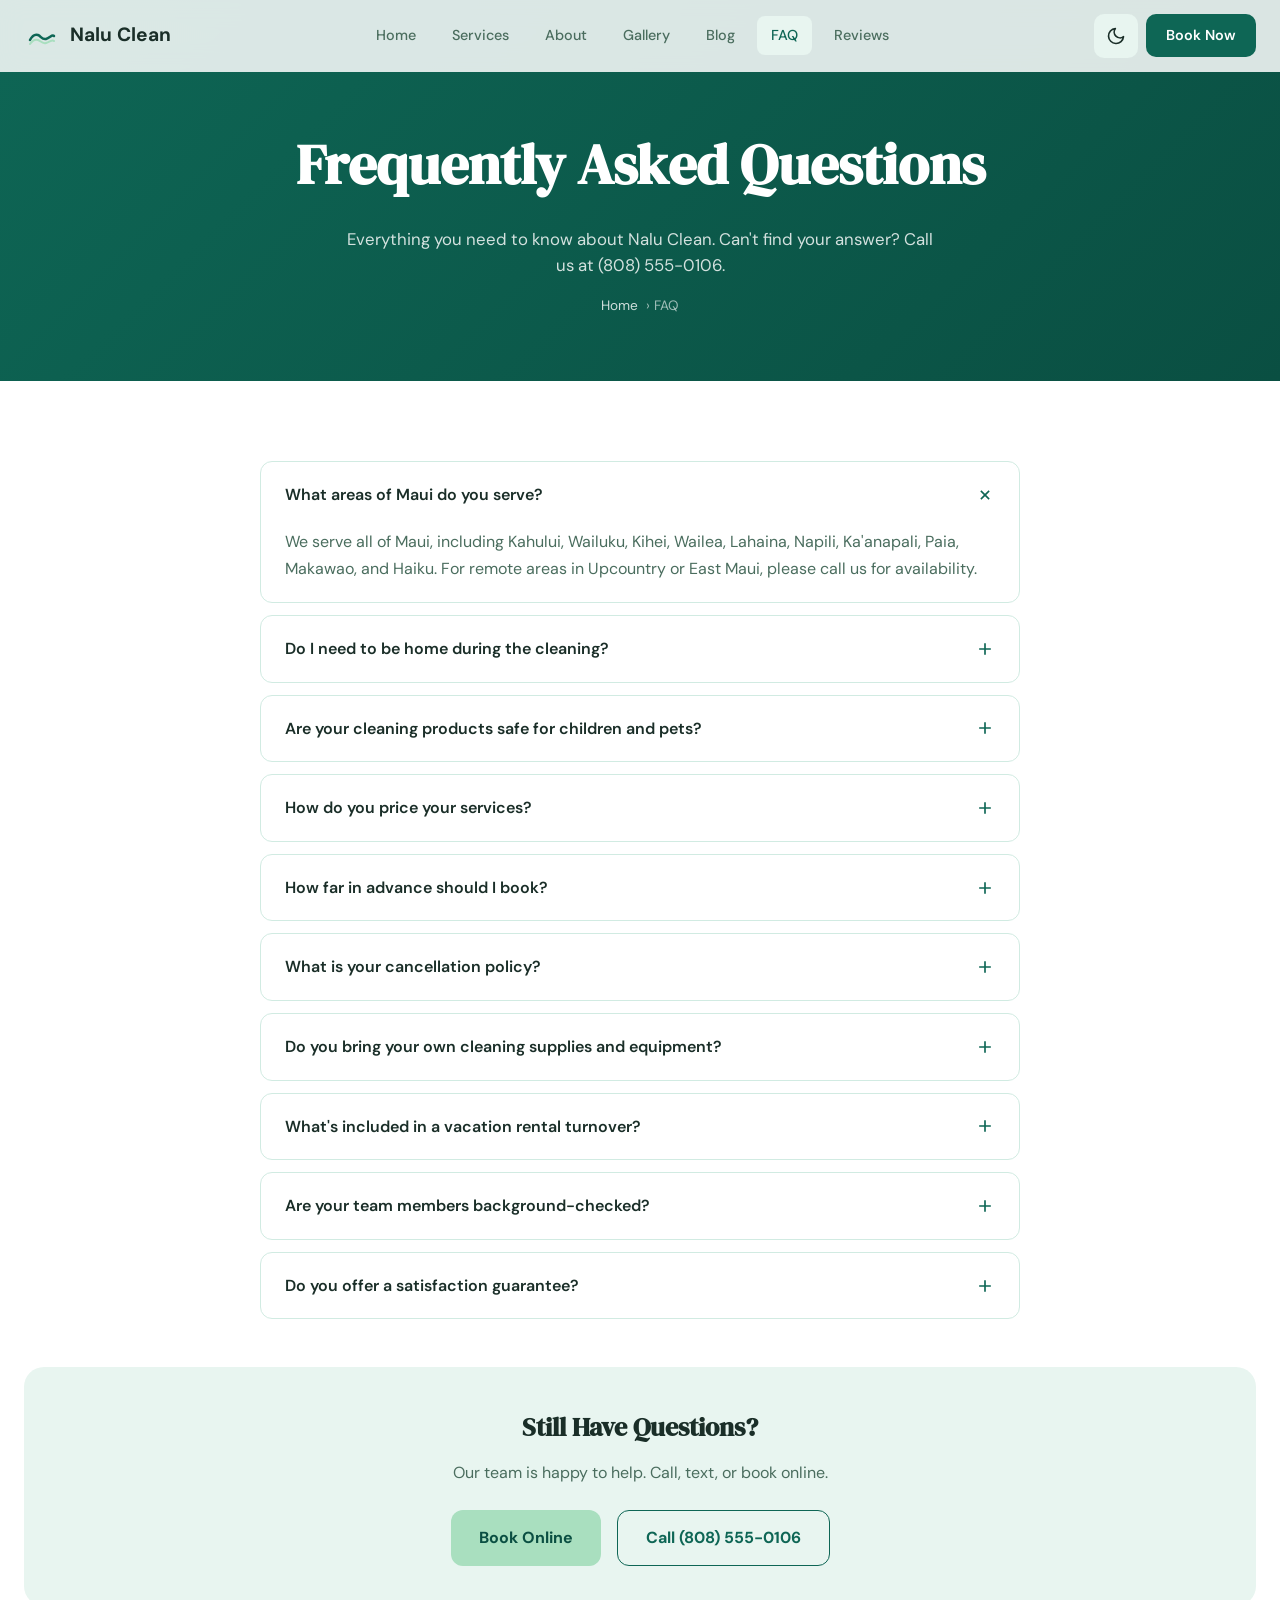
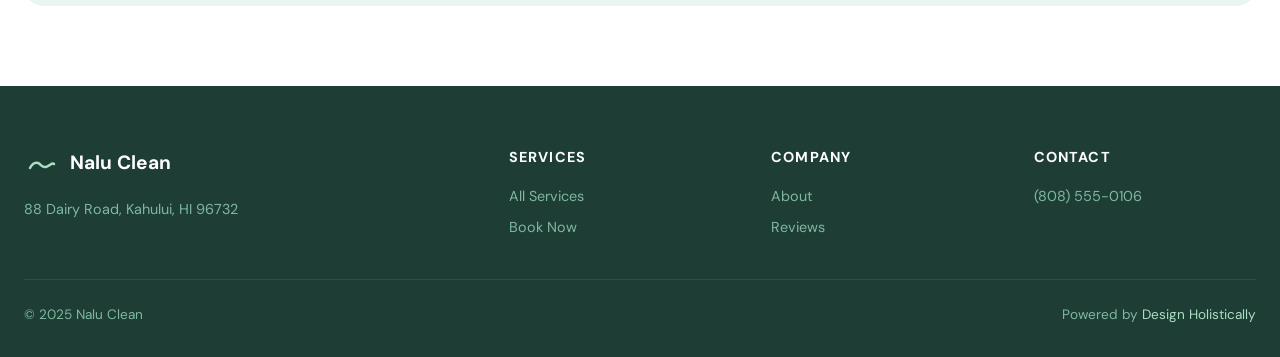
<file: faq.html>
<!DOCTYPE html>
<html lang="en" data-theme="light">
<head>
<meta charset="UTF-8">
<meta name="viewport" content="width=device-width, initial-scale=1.0">
<title>FAQ — Nalu Clean | Frequently Asked Questions</title>
<meta name="description" content="Answers to the most common questions about Nalu Clean's services, products, scheduling, and policies in Maui, Hawaii.">
<link rel="stylesheet" href="css/style.css">
  <link rel="icon" type="image/x-icon" href="images/favicon.ico">
  <link rel="icon" type="image/png" sizes="32x32" href="images/favicon-32x32.png">
  <link rel="icon" type="image/png" sizes="16x16" href="images/favicon-16x16.png">
  <link rel="apple-touch-icon" sizes="180x180" href="images/apple-touch-icon.png">
</head>
<body>
<header class="header"><div class="header-inner">
  <a href="index.html" class="logo"><svg viewBox="0 0 36 36" fill="none" width="36" height="36"><path d="M6 22c2-4 5-6 8-5s4 5 8 4 6-5 8-3" stroke="#0E6655" stroke-width="2.5" stroke-linecap="round" fill="none"/><path d="M6 26c2-3 5-5 8-4s4 4 8 3 6-4 8-2" stroke="#A9DFBF" stroke-width="2" stroke-linecap="round" fill="none"/></svg>Nalu Clean</a>
  <nav class="nav"><a href="index.html">Home</a><a href="services.html">Services</a><a href="about.html">About</a><a href="gallery.html">Gallery</a><a href="blog.html">Blog</a><a href="faq.html" class="active">FAQ</a><a href="reviews.html">Reviews</a></nav>
  <div class="header-actions"><button id="themeToggle" class="btn-theme" aria-label="Toggle dark mode"></button><a href="booking.html" class="btn-book">Book Now</a><button id="hamburger" class="btn-hamburger" aria-label="Open menu" aria-expanded="false"><span></span><span></span><span></span></button></div>
</div></header>
<nav id="mobileNav" class="mobile-nav"><a href="index.html">Home</a><a href="services.html">Services</a><a href="about.html">About</a><a href="gallery.html">Gallery</a><a href="blog.html">Blog</a><a href="reviews.html">Reviews</a><a href="booking.html">Book a Cleaning</a></nav>

<div class="page-hero">
  <h1>Frequently Asked Questions</h1>
  <p>Everything you need to know about Nalu Clean. Can't find your answer? Call us at (808) 555-0106.</p>
  <div class="breadcrumb"><a href="index.html">Home</a> › FAQ</div>
</div>

<section class="section">
  <div class="container">
    <div class="faq-list fade-up">
      <div class="faq-item open">
        <div class="faq-q">What areas of Maui do you serve?<svg viewBox="0 0 24 24" fill="none" stroke="currentColor" stroke-width="2"><line x1="12" y1="5" x2="12" y2="19"/><line x1="5" y1="12" x2="19" y2="12"/></svg></div>
        <div class="faq-a"><div class="faq-a-inner">We serve all of Maui, including Kahului, Wailuku, Kihei, Wailea, Lahaina, Napili, Ka'anapali, Paia, Makawao, and Haiku. For remote areas in Upcountry or East Maui, please call us for availability.</div></div>
      </div>
      <div class="faq-item">
        <div class="faq-q">Do I need to be home during the cleaning?<svg viewBox="0 0 24 24" fill="none" stroke="currentColor" stroke-width="2"><line x1="12" y1="5" x2="12" y2="19"/><line x1="5" y1="12" x2="19" y2="12"/></svg></div>
        <div class="faq-a"><div class="faq-a-inner">No, you don't need to be home. Many of our clients provide a key or key code. All our team members are background-checked and insured. You'll receive a notification when we arrive and when we're done, along with post-clean photos.</div></div>
      </div>
      <div class="faq-item">
        <div class="faq-q">Are your cleaning products safe for children and pets?<svg viewBox="0 0 24 24" fill="none" stroke="currentColor" stroke-width="2"><line x1="12" y1="5" x2="12" y2="19"/><line x1="5" y1="12" x2="19" y2="12"/></svg></div>
        <div class="faq-a"><div class="faq-a-inner">Yes, absolutely. We use only plant-based, non-toxic, biodegradable cleaning products. They are safe for keiki and pets, and certified safe for Hawaii's reef and water systems. We never use chlorine bleach, ammonia, or synthetic fragrances.</div></div>
      </div>
      <div class="faq-item">
        <div class="faq-q">How do you price your services?<svg viewBox="0 0 24 24" fill="none" stroke="currentColor" stroke-width="2"><line x1="12" y1="5" x2="12" y2="19"/><line x1="5" y1="12" x2="19" y2="12"/></svg></div>
        <div class="faq-a"><div class="faq-a-inner">Pricing is based on service type and property size. Standard home cleans start at $120 for a 1-bedroom. Deep cleans start at $250. Vacation rental turnovers start at $150 per turnover. Commercial cleaning is custom-quoted. Book online for an instant estimate or call us.</div></div>
      </div>
      <div class="faq-item">
        <div class="faq-q">How far in advance should I book?<svg viewBox="0 0 24 24" fill="none" stroke="currentColor" stroke-width="2"><line x1="12" y1="5" x2="12" y2="19"/><line x1="5" y1="12" x2="19" y2="12"/></svg></div>
        <div class="faq-a"><div class="faq-a-inner">For standard home cleaning, we recommend booking 2–3 days in advance. For deep cleans or move-in/out cleans, 3–5 days is ideal. For vacation rental turnovers with same-day needs, we offer priority scheduling for regular clients. During peak tourist season (November–March), book earlier as availability fills quickly.</div></div>
      </div>
      <div class="faq-item">
        <div class="faq-q">What is your cancellation policy?<svg viewBox="0 0 24 24" fill="none" stroke="currentColor" stroke-width="2"><line x1="12" y1="5" x2="12" y2="19"/><line x1="5" y1="12" x2="19" y2="12"/></svg></div>
        <div class="faq-a"><div class="faq-a-inner">We ask for 24 hours notice for cancellations or rescheduling. Cancellations with less than 24 hours notice may incur a $50 cancellation fee. We understand life happens — if you have an emergency, just give us a call and we'll work with you.</div></div>
      </div>
      <div class="faq-item">
        <div class="faq-q">Do you bring your own cleaning supplies and equipment?<svg viewBox="0 0 24 24" fill="none" stroke="currentColor" stroke-width="2"><line x1="12" y1="5" x2="12" y2="19"/><line x1="5" y1="12" x2="19" y2="12"/></svg></div>
        <div class="faq-a"><div class="faq-a-inner">Yes! We bring all cleaning products and equipment needed for every job — sprays, microfiber cloths, mops, vacuums, and scrubbers. For vacation rental turnovers, clients typically provide the guest amenities (shampoo, soap, etc.) that we restock, but we bring everything needed for the cleaning itself.</div></div>
      </div>
      <div class="faq-item">
        <div class="faq-q">What's included in a vacation rental turnover?<svg viewBox="0 0 24 24" fill="none" stroke="currentColor" stroke-width="2"><line x1="12" y1="5" x2="12" y2="19"/><line x1="5" y1="12" x2="19" y2="12"/></svg></div>
        <div class="faq-a"><div class="faq-a-inner">Our standard vacation rental turnover includes: full cleaning of all rooms, changing linens (you provide fresh linens or we can arrange laundry), restocking amenities you've set aside, taking out trash, running the dishwasher, and a photo report sent to you confirming the property is guest-ready.</div></div>
      </div>
      <div class="faq-item">
        <div class="faq-q">Are your team members background-checked?<svg viewBox="0 0 24 24" fill="none" stroke="currentColor" stroke-width="2"><line x1="12" y1="5" x2="12" y2="19"/><line x1="5" y1="12" x2="19" y2="12"/></svg></div>
        <div class="faq-a"><div class="faq-a-inner">Yes. Every Nalu Clean team member undergoes a full background check before being hired. They are also covered by our general liability insurance and bonded. We take your trust seriously — your home is in safe hands.</div></div>
      </div>
      <div class="faq-item">
        <div class="faq-q">Do you offer a satisfaction guarantee?<svg viewBox="0 0 24 24" fill="none" stroke="currentColor" stroke-width="2"><line x1="12" y1="5" x2="12" y2="19"/><line x1="5" y1="12" x2="19" y2="12"/></svg></div>
        <div class="faq-a"><div class="faq-a-inner">Absolutely. If you're not 100% satisfied with your clean, contact us within 24 hours and we'll return to re-clean the areas in question at no charge. Our goal is your complete satisfaction — we won't leave until you're happy.</div></div>
      </div>
    </div>

    <div class="fade-up" style="background:var(--gray-100);border-radius:var(--radius-lg);padding:40px;text-align:center;margin-top:48px;">
      <h3 style="font-family:var(--font-display);font-size:1.6rem;margin-bottom:12px;">Still Have Questions?</h3>
      <p style="color:var(--text-muted);margin-bottom:24px;">Our team is happy to help. Call, text, or book online.</p>
      <div style="display:flex;gap:16px;justify-content:center;flex-wrap:wrap;">
        <a href="booking.html" class="btn-primary" style="display:inline-flex;">Book Online</a>
        <a href="tel:+18085550106" style="display:inline-flex;align-items:center;padding:14px 28px;background:transparent;border:1.5px solid var(--primary);color:var(--primary);border-radius:12px;font-weight:700;">Call (808) 555-0106</a>
      </div>
    </div>
  </div>
</section>

<footer class="footer">
  <div class="footer-grid">
    <div class="footer-brand"><div class="logo" style="color:white;"><svg viewBox="0 0 36 36" fill="none" width="36" height="36"><path d="M6 22c2-4 5-6 8-5s4 5 8 4 6-5 8-3" stroke="#A9DFBF" stroke-width="2.5" stroke-linecap="round" fill="none"/></svg>Nalu Clean</div><p>88 Dairy Road, Kahului, HI 96732</p></div>
    <div><h4>Services</h4><div class="footer-links"><a href="services.html">All Services</a><a href="booking.html">Book Now</a></div></div>
    <div><h4>Company</h4><div class="footer-links"><a href="about.html">About</a><a href="reviews.html">Reviews</a></div></div>
    <div><h4>Contact</h4><div class="footer-links"><a href="tel:+18085550106">(808) 555-0106</a></div></div>
  </div>
  <div class="footer-bottom"><p>© 2025 Nalu Clean</p><p>Powered by <a href="https://designholistically.com" target="_blank" rel="noopener">Design Holistically</a></p></div>
</footer>
<button id="backToTop" class="back-to-top" aria-label="Back to top"><svg width="20" height="20" viewBox="0 0 24 24" fill="none" stroke="currentColor" stroke-width="2"><polyline points="18 15 12 9 6 15"/></svg></button>
<script src="js/main.js"></script>
</body>
</html>
</file>
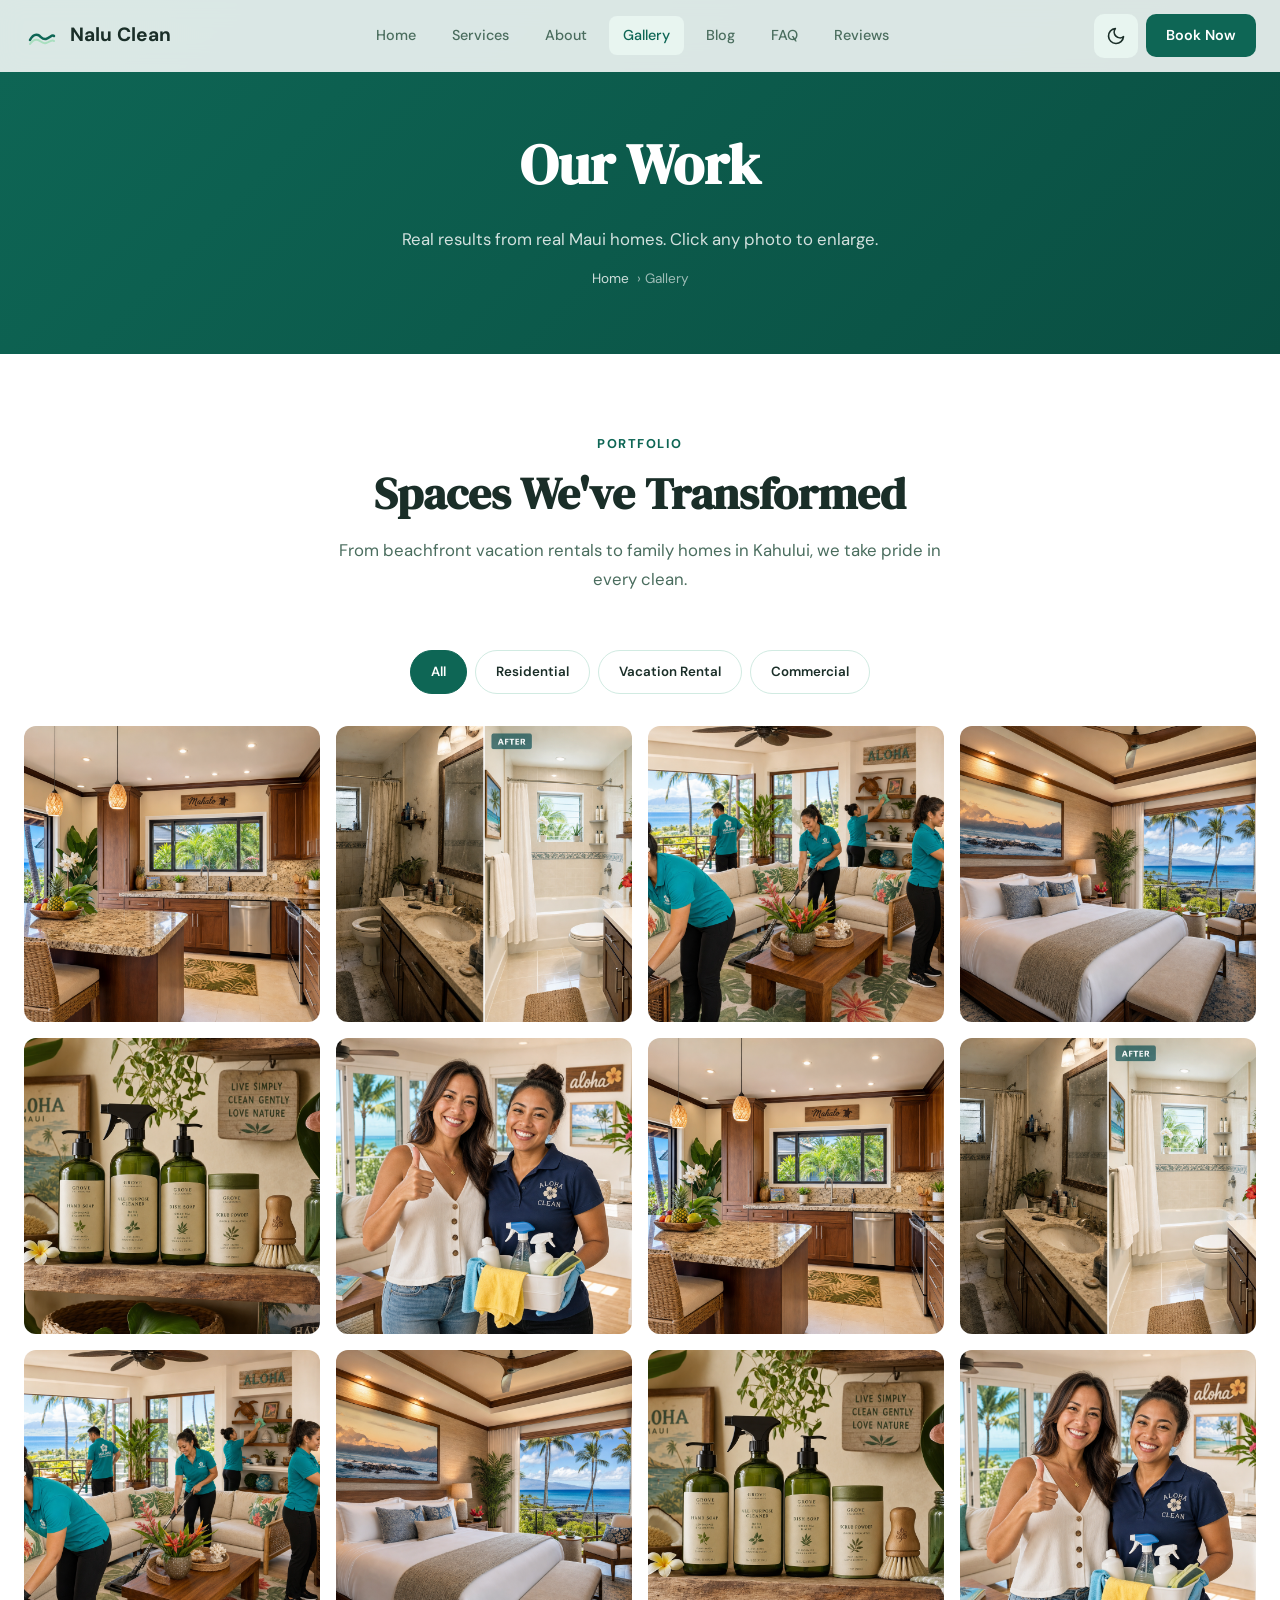
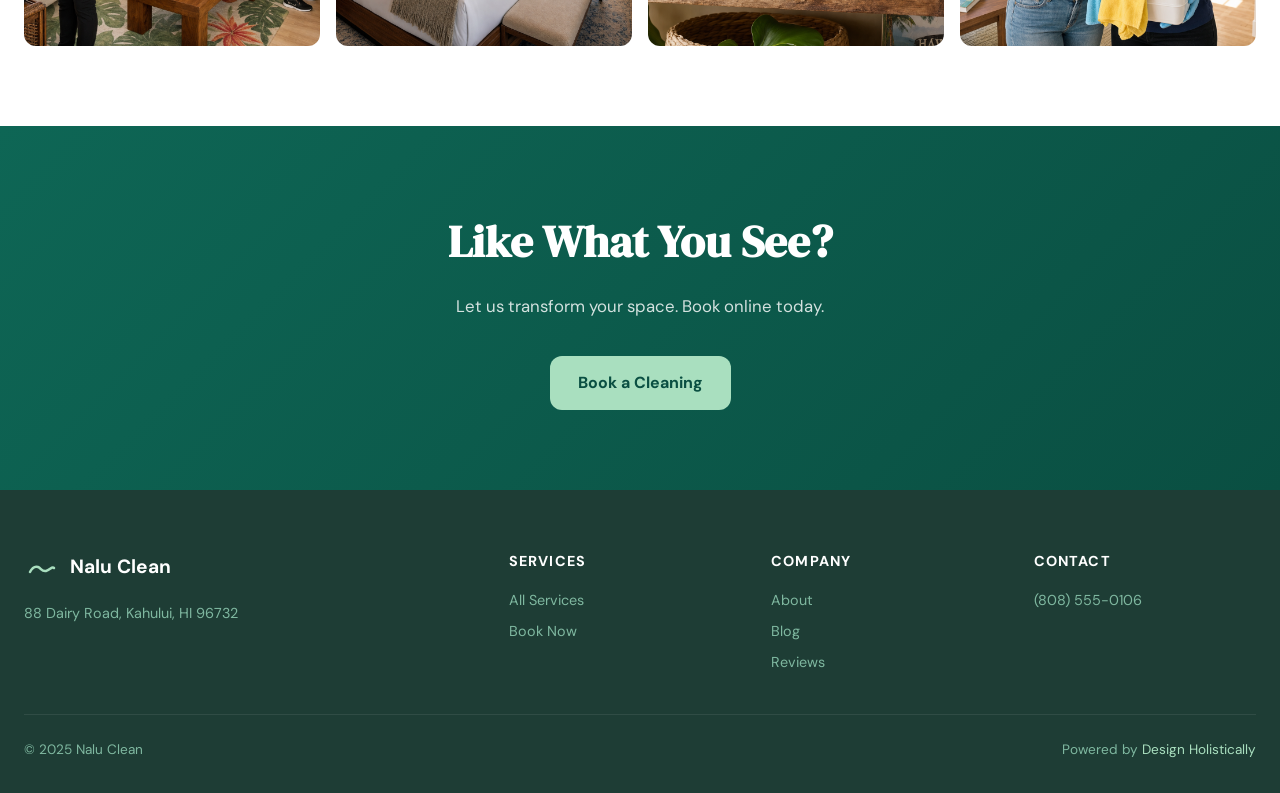
<file: gallery.html>
<!DOCTYPE html>
<html lang="en" data-theme="light">
<head>
<meta charset="UTF-8">
<meta name="viewport" content="width=device-width, initial-scale=1.0">
<title>Gallery — Nalu Clean | Before & After Cleaning Photos</title>
<meta name="description" content="See the Nalu Clean difference. Before and after photos of our residential, vacation rental, and commercial cleaning work in Maui.">
<meta property="og:title" content="Gallery — Nalu Clean Maui">
<meta property="og:image" content="images/gallery-1.png">
<link rel="stylesheet" href="css/style.css">
  <link rel="icon" type="image/x-icon" href="images/favicon.ico">
  <link rel="icon" type="image/png" sizes="32x32" href="images/favicon-32x32.png">
  <link rel="icon" type="image/png" sizes="16x16" href="images/favicon-16x16.png">
  <link rel="apple-touch-icon" sizes="180x180" href="images/apple-touch-icon.png">
</head>
<body>
<header class="header"><div class="header-inner">
  <a href="index.html" class="logo"><svg viewBox="0 0 36 36" fill="none" width="36" height="36"><path d="M6 22c2-4 5-6 8-5s4 5 8 4 6-5 8-3" stroke="#0E6655" stroke-width="2.5" stroke-linecap="round" fill="none"/><path d="M6 26c2-3 5-5 8-4s4 4 8 3 6-4 8-2" stroke="#A9DFBF" stroke-width="2" stroke-linecap="round" fill="none"/></svg>Nalu Clean</a>
  <nav class="nav"><a href="index.html">Home</a><a href="services.html">Services</a><a href="about.html">About</a><a href="gallery.html" class="active">Gallery</a><a href="blog.html">Blog</a><a href="faq.html">FAQ</a><a href="reviews.html">Reviews</a></nav>
  <div class="header-actions"><button id="themeToggle" class="btn-theme" aria-label="Toggle dark mode"></button><a href="booking.html" class="btn-book">Book Now</a><button id="hamburger" class="btn-hamburger" aria-label="Open menu" aria-expanded="false"><span></span><span></span><span></span></button></div>
</div></header>
<nav id="mobileNav" class="mobile-nav"><a href="index.html">Home</a><a href="services.html">Services</a><a href="about.html">About</a><a href="gallery.html">Gallery</a><a href="blog.html">Blog</a><a href="faq.html">FAQ</a><a href="reviews.html">Reviews</a><a href="booking.html">Book a Cleaning</a></nav>

<div class="page-hero">
  <h1>Our Work</h1>
  <p>Real results from real Maui homes. Click any photo to enlarge.</p>
  <div class="breadcrumb"><a href="index.html">Home</a> › Gallery</div>
</div>

<section class="section">
  <div class="container">
    <div class="section-header fade-up">
      <span class="section-label">Portfolio</span>
      <h2>Spaces We've Transformed</h2>
      <p>From beachfront vacation rentals to family homes in Kahului, we take pride in every clean.</p>
    </div>
    <!-- Filter Tabs -->
    <div class="fade-up" style="display:flex;flex-wrap:wrap;gap:8px;margin-bottom:32px;justify-content:center;">
      <button onclick="filterGallery('all')" class="gallery-filter active" style="padding:8px 20px;border-radius:100px;border:1.5px solid var(--primary);background:var(--primary);color:white;font-weight:600;cursor:pointer;min-height:44px;">All</button>
      <button onclick="filterGallery('residential')" class="gallery-filter" style="padding:8px 20px;border-radius:100px;border:1.5px solid var(--border);background:transparent;color:var(--text);font-weight:600;cursor:pointer;min-height:44px;transition:all 0.3s;">Residential</button>
      <button onclick="filterGallery('vacation')" class="gallery-filter" style="padding:8px 20px;border-radius:100px;border:1.5px solid var(--border);background:transparent;color:var(--text);font-weight:600;cursor:pointer;min-height:44px;transition:all 0.3s;">Vacation Rental</button>
      <button onclick="filterGallery('commercial')" class="gallery-filter" style="padding:8px 20px;border-radius:100px;border:1.5px solid var(--border);background:transparent;color:var(--text);font-weight:600;cursor:pointer;min-height:44px;transition:all 0.3s;">Commercial</button>
    </div>

    <div class="gallery-grid" id="galleryGrid">
      <div class="gallery-item fade-up" data-cat="residential"><img src="images/gallery-1.png" alt="Kitchen after residential clean" loading="lazy"><div class="gallery-item-overlay">Residential Kitchen</div></div>
      <div class="gallery-item fade-up" data-cat="vacation"><img src="images/gallery-2.png" alt="Vacation rental bedroom" loading="lazy"><div class="gallery-item-overlay">Vacation Rental Bedroom</div></div>
      <div class="gallery-item fade-up" data-cat="residential"><img src="images/gallery-3.png" alt="Bathroom deep clean" loading="lazy"><div class="gallery-item-overlay">Deep Clean Bathroom</div></div>
      <div class="gallery-item fade-up" data-cat="commercial"><img src="images/gallery-4.png" alt="Office cleaning" loading="lazy"><div class="gallery-item-overlay">Commercial Office</div></div>
      <div class="gallery-item fade-up" data-cat="vacation"><img src="images/gallery-5.png" alt="Vacation rental living room" loading="lazy"><div class="gallery-item-overlay">Vacation Rental Living Room</div></div>
      <div class="gallery-item fade-up" data-cat="residential"><img src="images/gallery-6.png" alt="Residential living area" loading="lazy"><div class="gallery-item-overlay">Residential Living Area</div></div>
      <div class="gallery-item fade-up" data-cat="vacation"><img src="images/gallery-1.png" alt="Vacation rental kitchen" loading="lazy"><div class="gallery-item-overlay">Vacation Rental Kitchen</div></div>
      <div class="gallery-item fade-up" data-cat="residential"><img src="images/gallery-2.png" alt="Master bedroom clean" loading="lazy"><div class="gallery-item-overlay">Master Bedroom</div></div>
      <div class="gallery-item fade-up" data-cat="commercial"><img src="images/gallery-3.png" alt="Restaurant kitchen" loading="lazy"><div class="gallery-item-overlay">Restaurant Kitchen</div></div>
      <div class="gallery-item fade-up" data-cat="residential"><img src="images/gallery-4.png" alt="Move-out clean" loading="lazy"><div class="gallery-item-overlay">Move-Out Clean</div></div>
      <div class="gallery-item fade-up" data-cat="vacation"><img src="images/gallery-5.png" alt="Beachfront rental bathroom" loading="lazy"><div class="gallery-item-overlay">Beachfront Rental Bath</div></div>
      <div class="gallery-item fade-up" data-cat="commercial"><img src="images/gallery-6.png" alt="Retail space clean" loading="lazy"><div class="gallery-item-overlay">Retail Space</div></div>
    </div>
  </div>
</section>

<section class="cta-section">
  <div class="container">
    <h2>Like What You See?</h2>
    <p>Let us transform your space. Book online today.</p>
    <a href="booking.html" class="btn-primary">Book a Cleaning</a>
  </div>
</section>

<footer class="footer">
  <div class="footer-grid">
    <div class="footer-brand"><div class="logo" style="color:white;"><svg viewBox="0 0 36 36" fill="none" width="36" height="36"><path d="M6 22c2-4 5-6 8-5s4 5 8 4 6-5 8-3" stroke="#A9DFBF" stroke-width="2.5" stroke-linecap="round" fill="none"/></svg>Nalu Clean</div><p>88 Dairy Road, Kahului, HI 96732</p></div>
    <div><h4>Services</h4><div class="footer-links"><a href="services.html">All Services</a><a href="booking.html">Book Now</a></div></div>
    <div><h4>Company</h4><div class="footer-links"><a href="about.html">About</a><a href="blog.html">Blog</a><a href="reviews.html">Reviews</a></div></div>
    <div><h4>Contact</h4><div class="footer-links"><a href="tel:+18085550106">(808) 555-0106</a></div></div>
  </div>
  <div class="footer-bottom"><p>© 2025 Nalu Clean</p><p>Powered by <a href="https://designholistically.com" target="_blank" rel="noopener">Design Holistically</a></p></div>
</footer>
<button id="backToTop" class="back-to-top" aria-label="Back to top"><svg width="20" height="20" viewBox="0 0 24 24" fill="none" stroke="currentColor" stroke-width="2"><polyline points="18 15 12 9 6 15"/></svg></button>
<script src="js/main.js"></script>
<script>
function filterGallery(cat) {
  document.querySelectorAll('.gallery-item').forEach(item => {
    const show = cat === 'all' || item.dataset.cat === cat;
    item.style.display = show ? '' : 'none';
  });
  document.querySelectorAll('.gallery-filter').forEach(btn => {
    btn.style.background = 'transparent';
    btn.style.color = 'var(--text)';
    btn.style.borderColor = 'var(--border)';
  });
  event.target.style.background = 'var(--primary)';
  event.target.style.color = 'white';
  event.target.style.borderColor = 'var(--primary)';
}
</script>
</body>
</html>
</file>
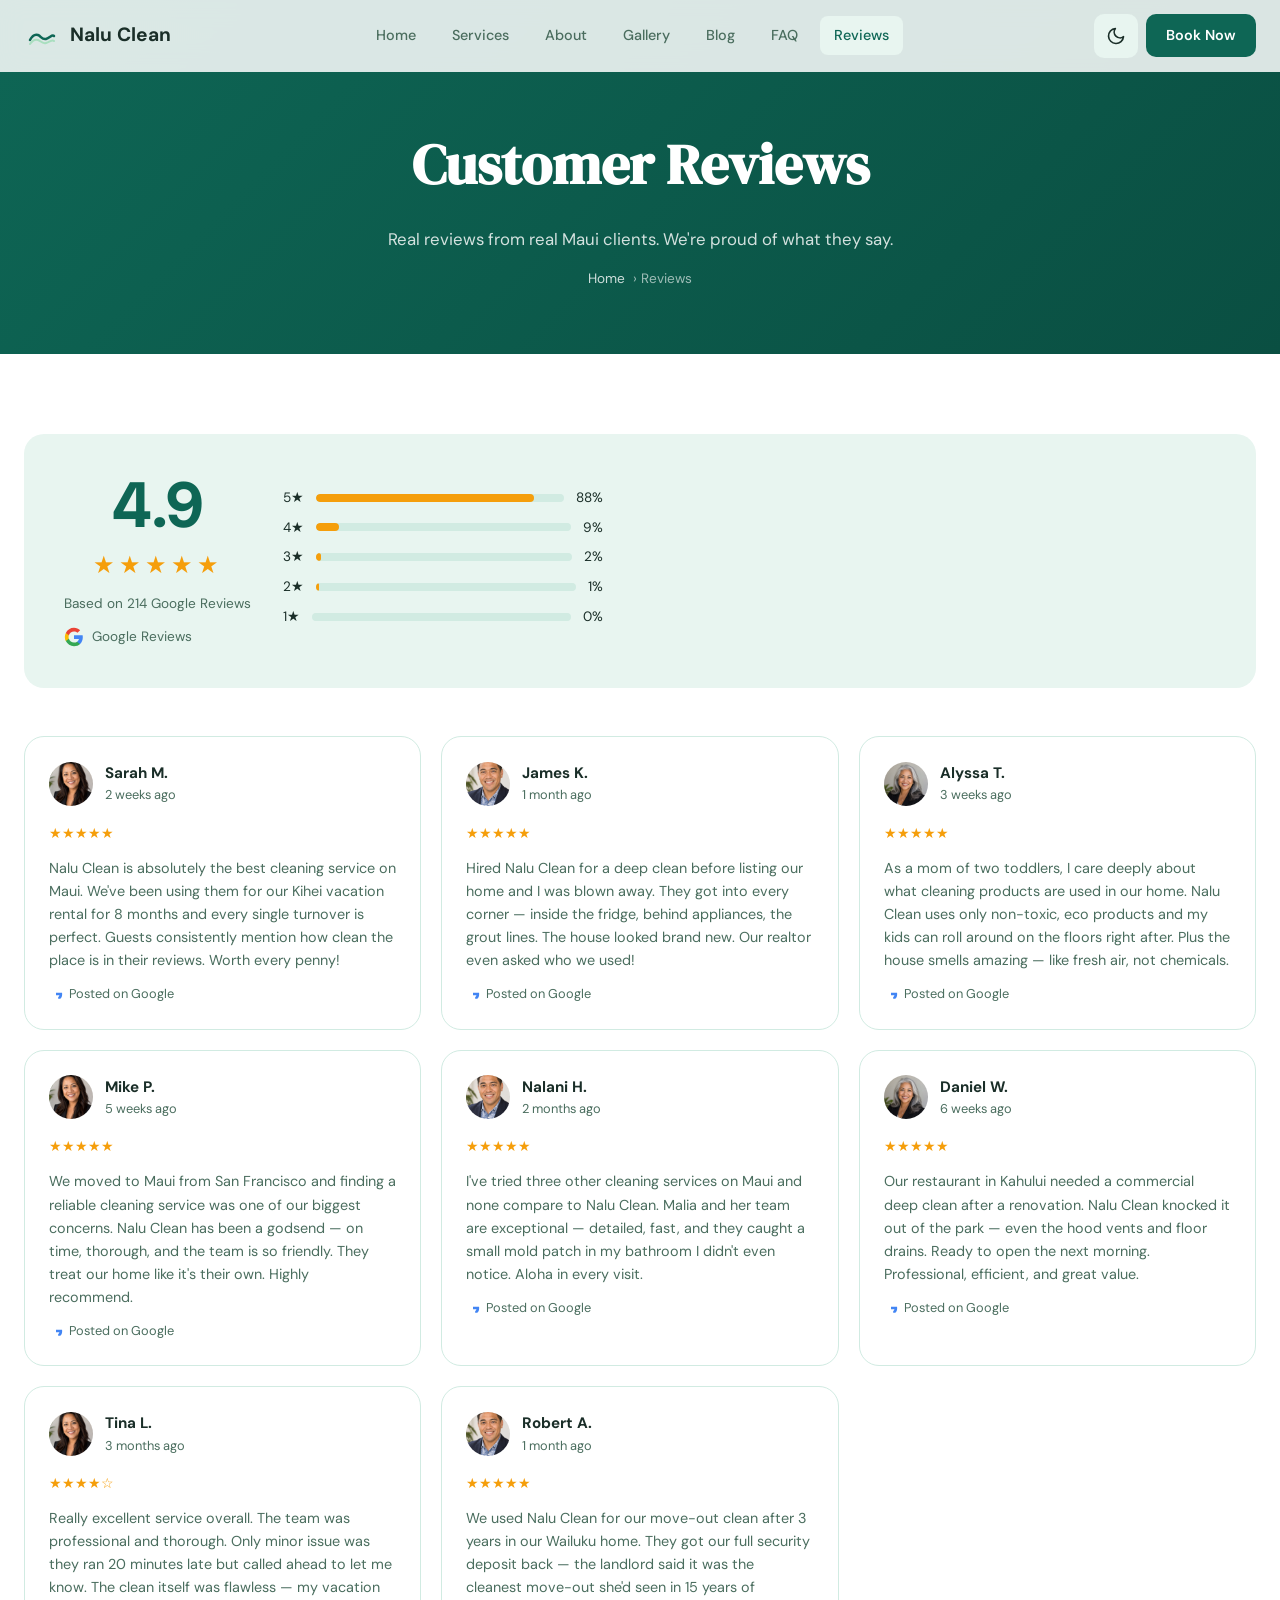
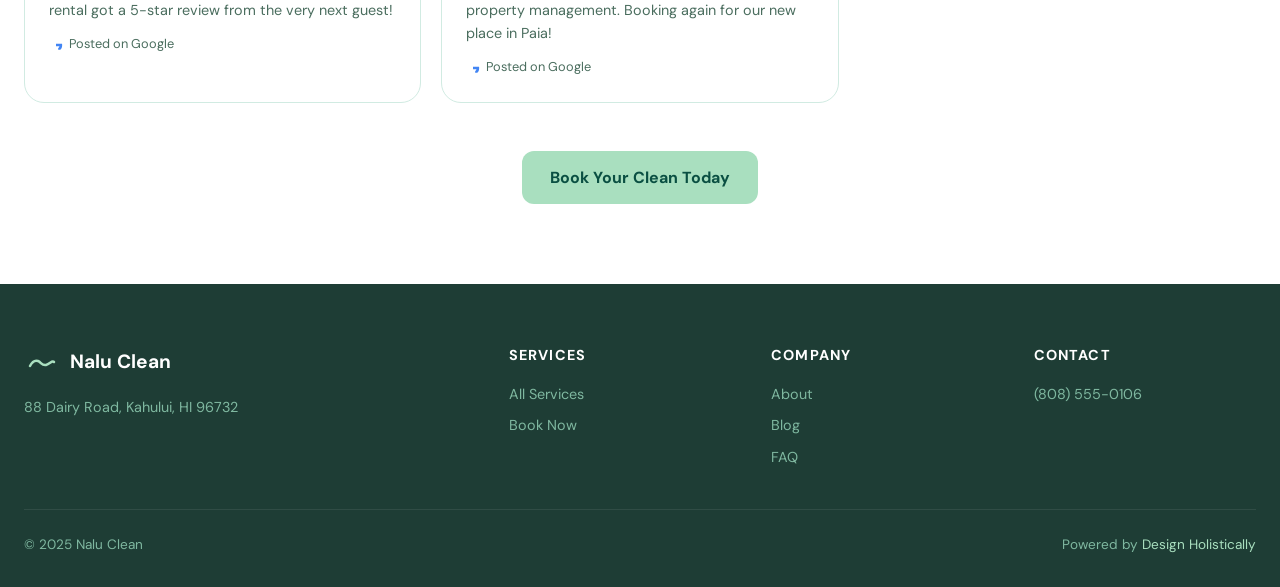
<file: reviews.html>
<!DOCTYPE html>
<html lang="en" data-theme="light">
<head>
<meta charset="UTF-8">
<meta name="viewport" content="width=device-width, initial-scale=1.0">
<title>Reviews — Nalu Clean | Google Reviews Maui</title>
<meta name="description" content="Read verified Google reviews for Nalu Clean, Maui's top eco-friendly cleaning service. 4.9 stars from 200+ reviews.">
<link rel="stylesheet" href="css/style.css">
  <link rel="icon" type="image/x-icon" href="images/favicon.ico">
  <link rel="icon" type="image/png" sizes="32x32" href="images/favicon-32x32.png">
  <link rel="icon" type="image/png" sizes="16x16" href="images/favicon-16x16.png">
  <link rel="apple-touch-icon" sizes="180x180" href="images/apple-touch-icon.png">
</head>
<body>
<header class="header"><div class="header-inner">
  <a href="index.html" class="logo"><svg viewBox="0 0 36 36" fill="none" width="36" height="36"><path d="M6 22c2-4 5-6 8-5s4 5 8 4 6-5 8-3" stroke="#0E6655" stroke-width="2.5" stroke-linecap="round" fill="none"/><path d="M6 26c2-3 5-5 8-4s4 4 8 3 6-4 8-2" stroke="#A9DFBF" stroke-width="2" stroke-linecap="round" fill="none"/></svg>Nalu Clean</a>
  <nav class="nav"><a href="index.html">Home</a><a href="services.html">Services</a><a href="about.html">About</a><a href="gallery.html">Gallery</a><a href="blog.html">Blog</a><a href="faq.html">FAQ</a><a href="reviews.html" class="active">Reviews</a></nav>
  <div class="header-actions"><button id="themeToggle" class="btn-theme" aria-label="Toggle dark mode"></button><a href="booking.html" class="btn-book">Book Now</a><button id="hamburger" class="btn-hamburger" aria-label="Open menu" aria-expanded="false"><span></span><span></span><span></span></button></div>
</div></header>
<nav id="mobileNav" class="mobile-nav"><a href="index.html">Home</a><a href="services.html">Services</a><a href="about.html">About</a><a href="gallery.html">Gallery</a><a href="blog.html">Blog</a><a href="faq.html">FAQ</a><a href="booking.html">Book a Cleaning</a></nav>

<div class="page-hero">
  <h1>Customer Reviews</h1>
  <p>Real reviews from real Maui clients. We're proud of what they say.</p>
  <div class="breadcrumb"><a href="index.html">Home</a> › Reviews</div>
</div>

<section class="section">
  <div class="container">
    <!-- Rating Summary -->
    <div class="reviews-summary fade-up">
      <div class="reviews-score">
        <div class="score-num">4.9</div>
        <div class="score-stars">★★★★★</div>
        <div class="score-count">Based on 214 Google Reviews</div>
        <div style="margin-top:12px;display:flex;align-items:center;gap:8px;">
          <svg width="20" height="20" viewBox="0 0 24 24"><path d="M22.56 12.25c0-.78-.07-1.53-.2-2.25H12v4.26h5.92c-.26 1.37-1.04 2.53-2.21 3.31v2.77h3.57c2.08-1.92 3.28-4.74 3.28-8.09z" fill="#4285F4"/><path d="M12 23c2.97 0 5.46-.98 7.28-2.66l-3.57-2.77c-.98.66-2.23 1.06-3.71 1.06-2.86 0-5.29-1.93-6.16-4.53H2.18v2.84C3.99 20.53 7.7 23 12 23z" fill="#34A853"/><path d="M5.84 14.09c-.22-.66-.35-1.36-.35-2.09s.13-1.43.35-2.09V7.07H2.18C1.43 8.55 1 10.22 1 12s.43 3.45 1.18 4.93l2.85-2.22.81-.62z" fill="#FBBC05"/><path d="M12 5.38c1.62 0 3.06.56 4.21 1.64l3.15-3.15C17.45 2.09 14.97 1 12 1 7.7 1 3.99 3.47 2.18 7.07l3.66 2.84c.87-2.6 3.3-4.53 6.16-4.53z" fill="#EA4335"/></svg>
          <span style="font-size:0.85rem;color:var(--text-muted);">Google Reviews</span>
        </div>
      </div>
      <div class="rating-bars">
        <div class="rating-bar-row"><span>5★</span><div class="rating-bar-track"><div class="rating-bar-fill" style="width:88%"></div></div><span>88%</span></div>
        <div class="rating-bar-row"><span>4★</span><div class="rating-bar-track"><div class="rating-bar-fill" style="width:9%"></div></div><span>9%</span></div>
        <div class="rating-bar-row"><span>3★</span><div class="rating-bar-track"><div class="rating-bar-fill" style="width:2%"></div></div><span>2%</span></div>
        <div class="rating-bar-row"><span>2★</span><div class="rating-bar-track"><div class="rating-bar-fill" style="width:1%"></div></div><span>1%</span></div>
        <div class="rating-bar-row"><span>1★</span><div class="rating-bar-track"><div class="rating-bar-fill" style="width:0%"></div></div><span>0%</span></div>
      </div>
    </div>

    <!-- Reviews Grid -->
    <div class="reviews-grid">
      <div class="review-card fade-up">
        <div class="review-header">
          <div class="review-avatar"><img src="images/avatar-1.png" alt="Sarah M." loading="lazy"></div>
          <div><div class="review-name">Sarah M.</div><div class="review-date">2 weeks ago</div></div>
        </div>
        <div class="review-stars">★★★★★</div>
        <p class="review-text">Nalu Clean is absolutely the best cleaning service on Maui. We've been using them for our Kihei vacation rental for 8 months and every single turnover is perfect. Guests consistently mention how clean the place is in their reviews. Worth every penny!</p>
        <div class="google-badge"><svg width="14" height="14" viewBox="0 0 24 24"><path d="M22.56 12.25c0-.78-.07-1.53-.2-2.25H12v4.26h5.92c-.26 1.37-1.04 2.53-2.21 3.31v2.77h3.57c2.08-1.92 3.28-4.74 3.28-8.09z" fill="#4285F4"/></svg>Posted on Google</div>
      </div>
      <div class="review-card fade-up">
        <div class="review-header">
          <div class="review-avatar"><img src="images/avatar-2.png" alt="James K." loading="lazy"></div>
          <div><div class="review-name">James K.</div><div class="review-date">1 month ago</div></div>
        </div>
        <div class="review-stars">★★★★★</div>
        <p class="review-text">Hired Nalu Clean for a deep clean before listing our home and I was blown away. They got into every corner — inside the fridge, behind appliances, the grout lines. The house looked brand new. Our realtor even asked who we used!</p>
        <div class="google-badge"><svg width="14" height="14" viewBox="0 0 24 24"><path d="M22.56 12.25c0-.78-.07-1.53-.2-2.25H12v4.26h5.92c-.26 1.37-1.04 2.53-2.21 3.31v2.77h3.57c2.08-1.92 3.28-4.74 3.28-8.09z" fill="#4285F4"/></svg>Posted on Google</div>
      </div>
      <div class="review-card fade-up">
        <div class="review-header">
          <div class="review-avatar"><img src="images/avatar-3.png" alt="Alyssa T." loading="lazy"></div>
          <div><div class="review-name">Alyssa T.</div><div class="review-date">3 weeks ago</div></div>
        </div>
        <div class="review-stars">★★★★★</div>
        <p class="review-text">As a mom of two toddlers, I care deeply about what cleaning products are used in our home. Nalu Clean uses only non-toxic, eco products and my kids can roll around on the floors right after. Plus the house smells amazing — like fresh air, not chemicals.</p>
        <div class="google-badge"><svg width="14" height="14" viewBox="0 0 24 24"><path d="M22.56 12.25c0-.78-.07-1.53-.2-2.25H12v4.26h5.92c-.26 1.37-1.04 2.53-2.21 3.31v2.77h3.57c2.08-1.92 3.28-4.74 3.28-8.09z" fill="#4285F4"/></svg>Posted on Google</div>
      </div>
      <div class="review-card fade-up">
        <div class="review-header">
          <div class="review-avatar"><img src="images/avatar-1.png" alt="Mike P." loading="lazy"></div>
          <div><div class="review-name">Mike P.</div><div class="review-date">5 weeks ago</div></div>
        </div>
        <div class="review-stars">★★★★★</div>
        <p class="review-text">We moved to Maui from San Francisco and finding a reliable cleaning service was one of our biggest concerns. Nalu Clean has been a godsend — on time, thorough, and the team is so friendly. They treat our home like it's their own. Highly recommend.</p>
        <div class="google-badge"><svg width="14" height="14" viewBox="0 0 24 24"><path d="M22.56 12.25c0-.78-.07-1.53-.2-2.25H12v4.26h5.92c-.26 1.37-1.04 2.53-2.21 3.31v2.77h3.57c2.08-1.92 3.28-4.74 3.28-8.09z" fill="#4285F4"/></svg>Posted on Google</div>
      </div>
      <div class="review-card fade-up">
        <div class="review-header">
          <div class="review-avatar"><img src="images/avatar-2.png" alt="Nalani H." loading="lazy"></div>
          <div><div class="review-name">Nalani H.</div><div class="review-date">2 months ago</div></div>
        </div>
        <div class="review-stars">★★★★★</div>
        <p class="review-text">I've tried three other cleaning services on Maui and none compare to Nalu Clean. Malia and her team are exceptional — detailed, fast, and they caught a small mold patch in my bathroom I didn't even notice. Aloha in every visit.</p>
        <div class="google-badge"><svg width="14" height="14" viewBox="0 0 24 24"><path d="M22.56 12.25c0-.78-.07-1.53-.2-2.25H12v4.26h5.92c-.26 1.37-1.04 2.53-2.21 3.31v2.77h3.57c2.08-1.92 3.28-4.74 3.28-8.09z" fill="#4285F4"/></svg>Posted on Google</div>
      </div>
      <div class="review-card fade-up">
        <div class="review-header">
          <div class="review-avatar"><img src="images/avatar-3.png" alt="Daniel W." loading="lazy"></div>
          <div><div class="review-name">Daniel W.</div><div class="review-date">6 weeks ago</div></div>
        </div>
        <div class="review-stars">★★★★★</div>
        <p class="review-text">Our restaurant in Kahului needed a commercial deep clean after a renovation. Nalu Clean knocked it out of the park — even the hood vents and floor drains. Ready to open the next morning. Professional, efficient, and great value.</p>
        <div class="google-badge"><svg width="14" height="14" viewBox="0 0 24 24"><path d="M22.56 12.25c0-.78-.07-1.53-.2-2.25H12v4.26h5.92c-.26 1.37-1.04 2.53-2.21 3.31v2.77h3.57c2.08-1.92 3.28-4.74 3.28-8.09z" fill="#4285F4"/></svg>Posted on Google</div>
      </div>
      <div class="review-card fade-up">
        <div class="review-header">
          <div class="review-avatar"><img src="images/avatar-1.png" alt="Tina L." loading="lazy"></div>
          <div><div class="review-name">Tina L.</div><div class="review-date">3 months ago</div></div>
        </div>
        <div class="review-stars">★★★★☆</div>
        <p class="review-text">Really excellent service overall. The team was professional and thorough. Only minor issue was they ran 20 minutes late but called ahead to let me know. The clean itself was flawless — my vacation rental got a 5-star review from the very next guest!</p>
        <div class="google-badge"><svg width="14" height="14" viewBox="0 0 24 24"><path d="M22.56 12.25c0-.78-.07-1.53-.2-2.25H12v4.26h5.92c-.26 1.37-1.04 2.53-2.21 3.31v2.77h3.57c2.08-1.92 3.28-4.74 3.28-8.09z" fill="#4285F4"/></svg>Posted on Google</div>
      </div>
      <div class="review-card fade-up">
        <div class="review-header">
          <div class="review-avatar"><img src="images/avatar-2.png" alt="Robert A." loading="lazy"></div>
          <div><div class="review-name">Robert A.</div><div class="review-date">1 month ago</div></div>
        </div>
        <div class="review-stars">★★★★★</div>
        <p class="review-text">We used Nalu Clean for our move-out clean after 3 years in our Wailuku home. They got our full security deposit back — the landlord said it was the cleanest move-out she'd seen in 15 years of property management. Booking again for our new place in Paia!</p>
        <div class="google-badge"><svg width="14" height="14" viewBox="0 0 24 24"><path d="M22.56 12.25c0-.78-.07-1.53-.2-2.25H12v4.26h5.92c-.26 1.37-1.04 2.53-2.21 3.31v2.77h3.57c2.08-1.92 3.28-4.74 3.28-8.09z" fill="#4285F4"/></svg>Posted on Google</div>
      </div>
    </div>

    <div style="text-align:center;margin-top:48px;" class="fade-up">
      <a href="booking.html" class="btn-primary" style="display:inline-flex;">Book Your Clean Today</a>
    </div>
  </div>
</section>

<footer class="footer">
  <div class="footer-grid">
    <div class="footer-brand"><div class="logo" style="color:white;"><svg viewBox="0 0 36 36" fill="none" width="36" height="36"><path d="M6 22c2-4 5-6 8-5s4 5 8 4 6-5 8-3" stroke="#A9DFBF" stroke-width="2.5" stroke-linecap="round" fill="none"/></svg>Nalu Clean</div><p>88 Dairy Road, Kahului, HI 96732</p></div>
    <div><h4>Services</h4><div class="footer-links"><a href="services.html">All Services</a><a href="booking.html">Book Now</a></div></div>
    <div><h4>Company</h4><div class="footer-links"><a href="about.html">About</a><a href="blog.html">Blog</a><a href="faq.html">FAQ</a></div></div>
    <div><h4>Contact</h4><div class="footer-links"><a href="tel:+18085550106">(808) 555-0106</a></div></div>
  </div>
  <div class="footer-bottom"><p>© 2025 Nalu Clean</p><p>Powered by <a href="https://designholistically.com" target="_blank" rel="noopener">Design Holistically</a></p></div>
</footer>
<button id="backToTop" class="back-to-top" aria-label="Back to top"><svg width="20" height="20" viewBox="0 0 24 24" fill="none" stroke="currentColor" stroke-width="2"><polyline points="18 15 12 9 6 15"/></svg></button>
<script src="js/main.js"></script>
</body>
</html>
</file>
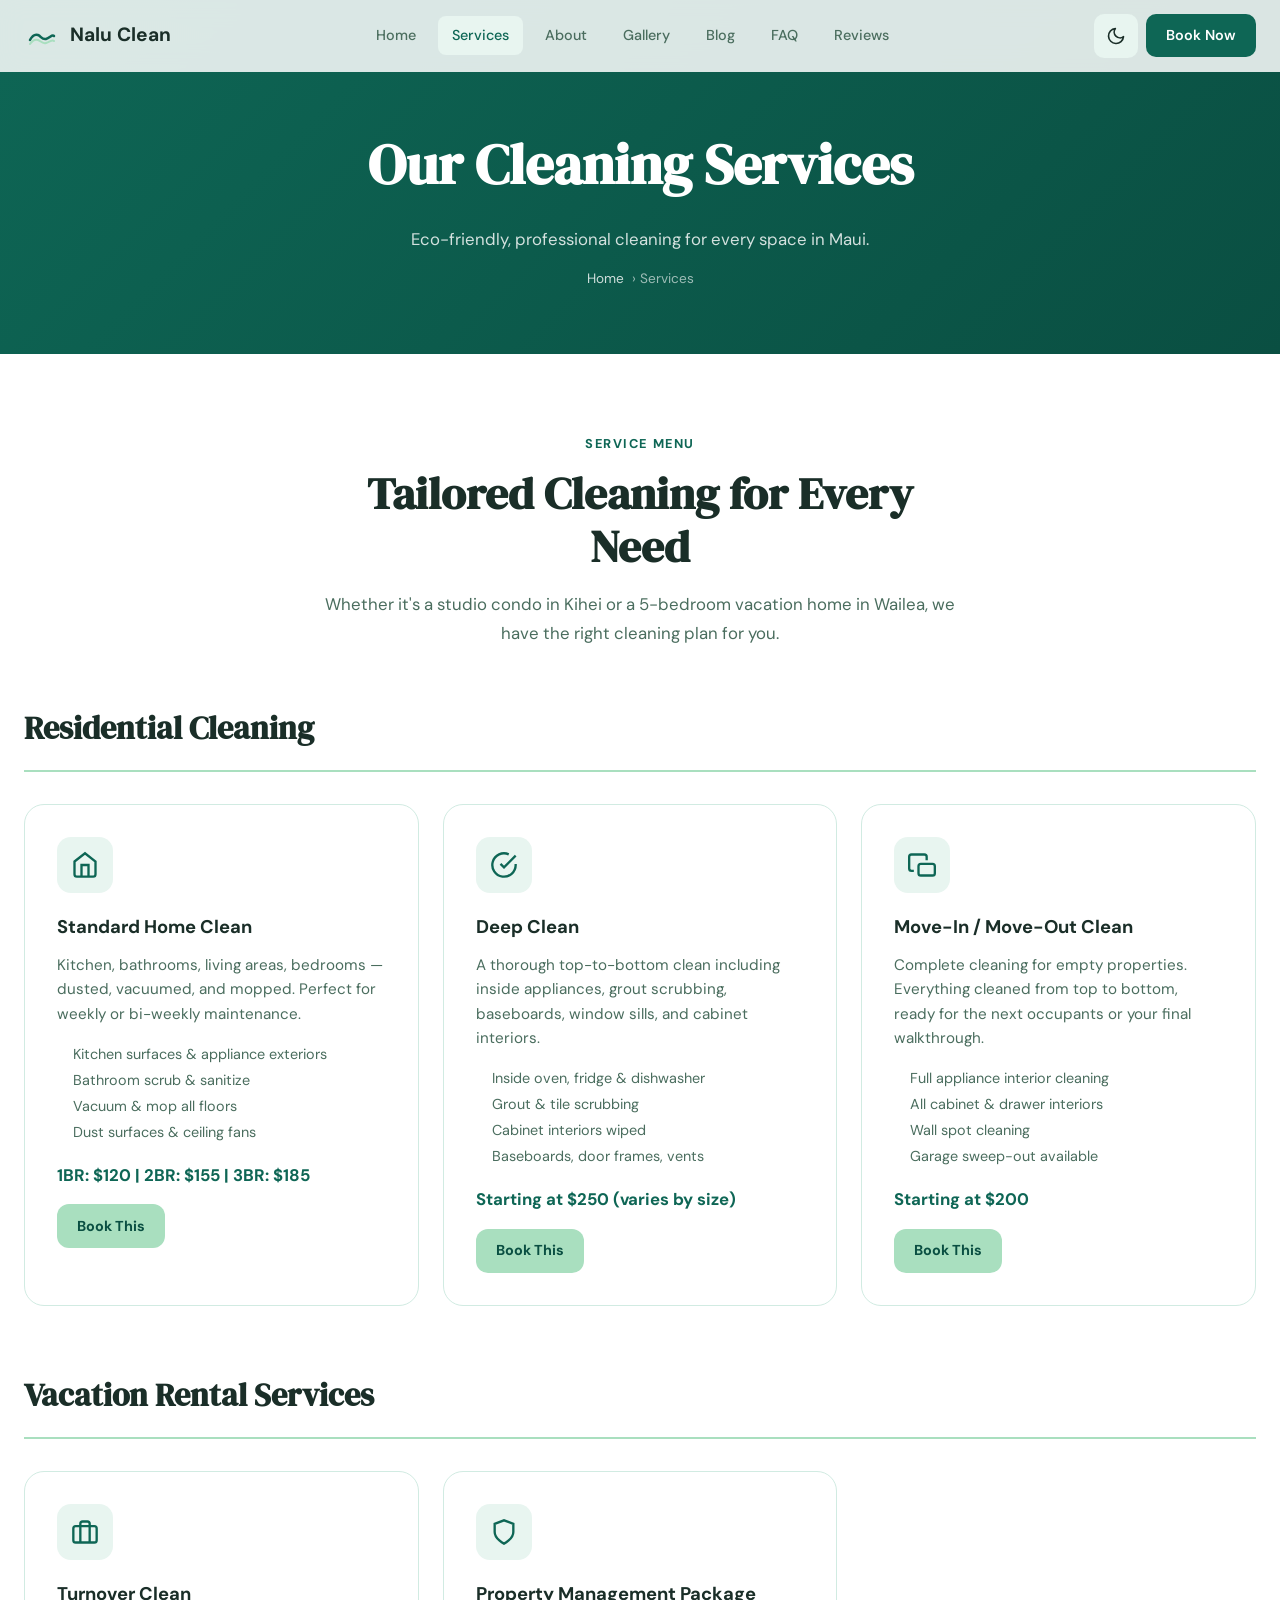
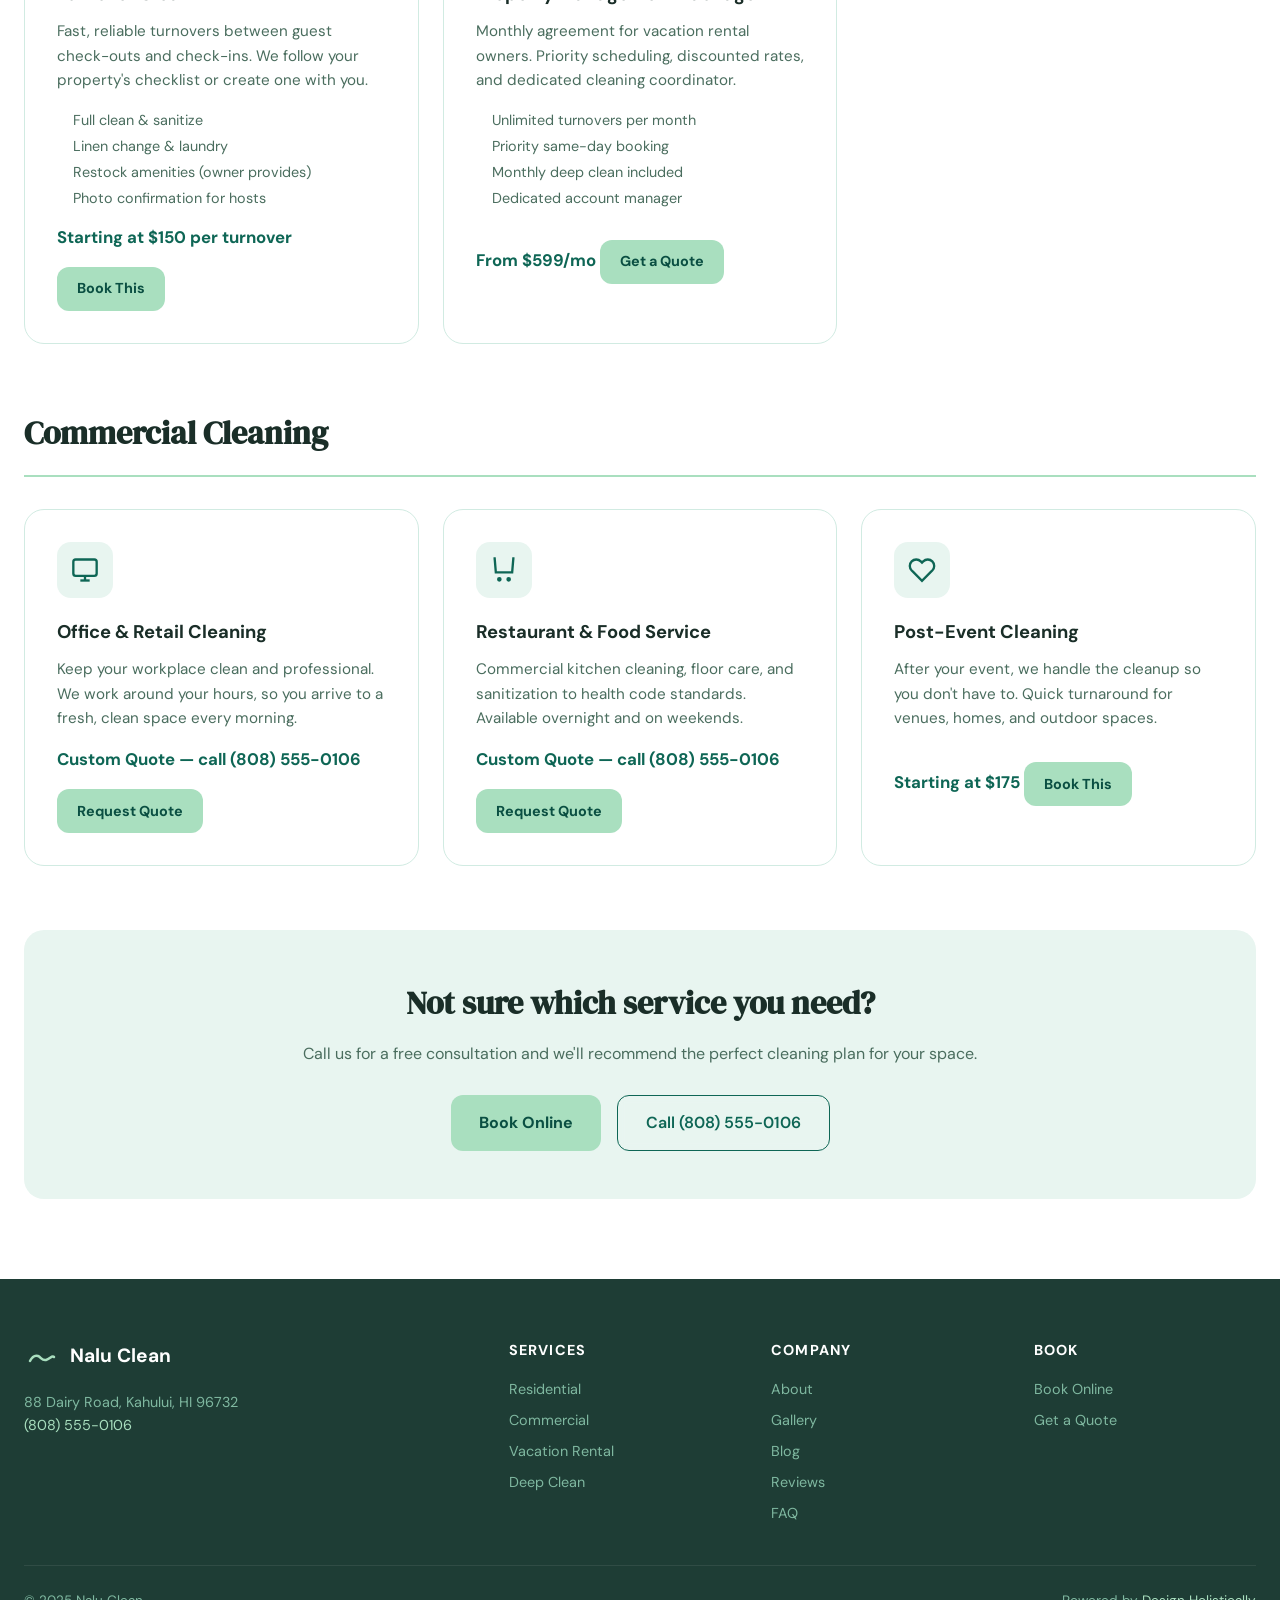
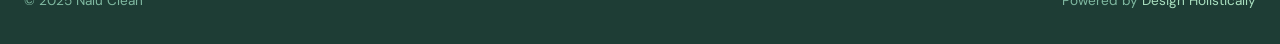
<file: services.html>
<!DOCTYPE html>
<html lang="en" data-theme="light">
<head>
<meta charset="UTF-8">
<meta name="viewport" content="width=device-width, initial-scale=1.0">
<title>Cleaning Services — Nalu Clean | Maui, Hawaii</title>
<meta name="description" content="Residential, commercial, vacation rental, deep clean and move-in/out cleaning services in Kahului, Maui. Eco-friendly and affordable.">
<meta property="og:title" content="Cleaning Services — Nalu Clean">
<meta property="og:image" content="images/hero.png">
<link rel="stylesheet" href="css/style.css">
  <link rel="icon" type="image/x-icon" href="images/favicon.ico">
  <link rel="icon" type="image/png" sizes="32x32" href="images/favicon-32x32.png">
  <link rel="icon" type="image/png" sizes="16x16" href="images/favicon-16x16.png">
  <link rel="apple-touch-icon" sizes="180x180" href="images/apple-touch-icon.png">
</head>
<body>
<header class="header"><div class="header-inner">
  <a href="index.html" class="logo"><svg viewBox="0 0 36 36" fill="none" width="36" height="36"><path d="M6 22c2-4 5-6 8-5s4 5 8 4 6-5 8-3" stroke="#0E6655" stroke-width="2.5" stroke-linecap="round" fill="none"/><path d="M6 26c2-3 5-5 8-4s4 4 8 3 6-4 8-2" stroke="#A9DFBF" stroke-width="2" stroke-linecap="round" fill="none"/></svg>Nalu Clean</a>
  <nav class="nav"><a href="index.html">Home</a><a href="services.html" class="active">Services</a><a href="about.html">About</a><a href="gallery.html">Gallery</a><a href="blog.html">Blog</a><a href="faq.html">FAQ</a><a href="reviews.html">Reviews</a></nav>
  <div class="header-actions"><button id="themeToggle" class="btn-theme" aria-label="Toggle dark mode"></button><a href="booking.html" class="btn-book">Book Now</a><button id="hamburger" class="btn-hamburger" aria-label="Open menu" aria-expanded="false"><span></span><span></span><span></span></button></div>
</div></header>
<nav id="mobileNav" class="mobile-nav"><a href="index.html">Home</a><a href="services.html">Services</a><a href="about.html">About</a><a href="gallery.html">Gallery</a><a href="blog.html">Blog</a><a href="faq.html">FAQ</a><a href="reviews.html">Reviews</a><a href="booking.html">Book a Cleaning</a></nav>

<div class="page-hero">
  <h1>Our Cleaning Services</h1>
  <p>Eco-friendly, professional cleaning for every space in Maui.</p>
  <div class="breadcrumb"><a href="index.html">Home</a> › Services</div>
</div>

<section class="section">
  <div class="container">
    <div class="section-header fade-up">
      <span class="section-label">Service Menu</span>
      <h2>Tailored Cleaning for Every Need</h2>
      <p>Whether it's a studio condo in Kihei or a 5-bedroom vacation home in Wailea, we have the right cleaning plan for you.</p>
    </div>

    <!-- Residential -->
    <div style="margin-bottom:64px;">
      <h2 class="fade-up" style="font-family:var(--font-display);font-size:2rem;margin-bottom:32px;padding-bottom:16px;border-bottom:2px solid var(--accent);">Residential Cleaning</h2>
      <div class="services-grid">
        <div class="service-card fade-up">
          <div class="service-icon"><svg viewBox="0 0 24 24" fill="none" stroke="currentColor" stroke-width="2"><path d="M3 9l9-7 9 7v11a2 2 0 0 1-2 2H5a2 2 0 0 1-2-2z"/><polyline points="9 22 9 12 15 12 15 22"/></svg></div>
          <h3>Standard Home Clean</h3>
          <p>Kitchen, bathrooms, living areas, bedrooms — dusted, vacuumed, and mopped. Perfect for weekly or bi-weekly maintenance.</p>
          <ul style="color:var(--text-muted);font-size:0.9rem;padding-left:16px;margin:12px 0;line-height:1.8;">
            <li>Kitchen surfaces & appliance exteriors</li>
            <li>Bathroom scrub & sanitize</li>
            <li>Vacuum & mop all floors</li>
            <li>Dust surfaces & ceiling fans</li>
          </ul>
          <div style="display:flex;justify-content:space-between;align-items:center;margin-top:16px;">
            <span class="service-price">1BR: $120 | 2BR: $155 | 3BR: $185</span>
          </div>
          <a href="booking.html" class="btn-primary" style="display:inline-flex;margin-top:16px;padding:10px 20px;font-size:0.9rem;">Book This</a>
        </div>
        <div class="service-card fade-up">
          <div class="service-icon"><svg viewBox="0 0 24 24" fill="none" stroke="currentColor" stroke-width="2"><path d="M22 11.08V12a10 10 0 1 1-5.93-9.14"/><polyline points="22 4 12 14.01 9 11.01"/></svg></div>
          <h3>Deep Clean</h3>
          <p>A thorough top-to-bottom clean including inside appliances, grout scrubbing, baseboards, window sills, and cabinet interiors.</p>
          <ul style="color:var(--text-muted);font-size:0.9rem;padding-left:16px;margin:12px 0;line-height:1.8;">
            <li>Inside oven, fridge & dishwasher</li>
            <li>Grout & tile scrubbing</li>
            <li>Cabinet interiors wiped</li>
            <li>Baseboards, door frames, vents</li>
          </ul>
          <div style="display:flex;justify-content:space-between;align-items:center;margin-top:16px;">
            <span class="service-price">Starting at $250 (varies by size)</span>
          </div>
          <a href="booking.html" class="btn-primary" style="display:inline-flex;margin-top:16px;padding:10px 20px;font-size:0.9rem;">Book This</a>
        </div>
        <div class="service-card fade-up">
          <div class="service-icon"><svg viewBox="0 0 24 24" fill="none" stroke="currentColor" stroke-width="2"><path d="M5 17H3a2 2 0 0 1-2-2V5a2 2 0 0 1 2-2h11a2 2 0 0 1 2 2v3"/><rect x="9" y="11" width="14" height="10" rx="2"/></svg></div>
          <h3>Move-In / Move-Out Clean</h3>
          <p>Complete cleaning for empty properties. Everything cleaned from top to bottom, ready for the next occupants or your final walkthrough.</p>
          <ul style="color:var(--text-muted);font-size:0.9rem;padding-left:16px;margin:12px 0;line-height:1.8;">
            <li>Full appliance interior cleaning</li>
            <li>All cabinet & drawer interiors</li>
            <li>Wall spot cleaning</li>
            <li>Garage sweep-out available</li>
          </ul>
          <div style="display:flex;justify-content:space-between;align-items:center;margin-top:16px;">
            <span class="service-price">Starting at $200</span>
          </div>
          <a href="booking.html" class="btn-primary" style="display:inline-flex;margin-top:16px;padding:10px 20px;font-size:0.9rem;">Book This</a>
        </div>
      </div>
    </div>

    <!-- Vacation Rental -->
    <div style="margin-bottom:64px;">
      <h2 class="fade-up" style="font-family:var(--font-display);font-size:2rem;margin-bottom:32px;padding-bottom:16px;border-bottom:2px solid var(--accent);">Vacation Rental Services</h2>
      <div class="services-grid">
        <div class="service-card fade-up">
          <div class="service-icon"><svg viewBox="0 0 24 24" fill="none" stroke="currentColor" stroke-width="2"><rect x="2" y="7" width="20" height="14" rx="2"/><path d="M16 21V5a2 2 0 0 0-2-2h-4a2 2 0 0 0-2 2v16"/></svg></div>
          <h3>Turnover Clean</h3>
          <p>Fast, reliable turnovers between guest check-outs and check-ins. We follow your property's checklist or create one with you.</p>
          <ul style="color:var(--text-muted);font-size:0.9rem;padding-left:16px;margin:12px 0;line-height:1.8;">
            <li>Full clean & sanitize</li>
            <li>Linen change & laundry</li>
            <li>Restock amenities (owner provides)</li>
            <li>Photo confirmation for hosts</li>
          </ul>
          <span class="service-price">Starting at $150 per turnover</span>
          <a href="booking.html" class="btn-primary" style="display:inline-flex;margin-top:16px;padding:10px 20px;font-size:0.9rem;">Book This</a>
        </div>
        <div class="service-card fade-up">
          <div class="service-icon"><svg viewBox="0 0 24 24" fill="none" stroke="currentColor" stroke-width="2"><path d="M12 22s8-4 8-10V5l-8-3-8 3v7c0 6 8 10 8 10z"/></svg></div>
          <h3>Property Management Package</h3>
          <p>Monthly agreement for vacation rental owners. Priority scheduling, discounted rates, and dedicated cleaning coordinator.</p>
          <ul style="color:var(--text-muted);font-size:0.9rem;padding-left:16px;margin:12px 0;line-height:1.8;">
            <li>Unlimited turnovers per month</li>
            <li>Priority same-day booking</li>
            <li>Monthly deep clean included</li>
            <li>Dedicated account manager</li>
          </ul>
          <span class="service-price">From $599/mo</span>
          <a href="booking.html" class="btn-primary" style="display:inline-flex;margin-top:16px;padding:10px 20px;font-size:0.9rem;">Get a Quote</a>
        </div>
      </div>
    </div>

    <!-- Commercial -->
    <div style="margin-bottom:64px;">
      <h2 class="fade-up" style="font-family:var(--font-display);font-size:2rem;margin-bottom:32px;padding-bottom:16px;border-bottom:2px solid var(--accent);">Commercial Cleaning</h2>
      <div class="services-grid">
        <div class="service-card fade-up">
          <div class="service-icon"><svg viewBox="0 0 24 24" fill="none" stroke="currentColor" stroke-width="2"><rect x="2" y="3" width="20" height="14" rx="2"/><line x1="8" y1="21" x2="16" y2="21"/><line x1="12" y1="17" x2="12" y2="21"/></svg></div>
          <h3>Office & Retail Cleaning</h3>
          <p>Keep your workplace clean and professional. We work around your hours, so you arrive to a fresh, clean space every morning.</p>
          <span class="service-price">Custom Quote — call (808) 555-0106</span>
          <a href="booking.html" class="btn-primary" style="display:inline-flex;margin-top:16px;padding:10px 20px;font-size:0.9rem;">Request Quote</a>
        </div>
        <div class="service-card fade-up">
          <div class="service-icon"><svg viewBox="0 0 24 24" fill="none" stroke="currentColor" stroke-width="2"><path d="M3 2h1l1 12h14l1-12h1"/><path d="M8 21a1 1 0 1 0 0-2 1 1 0 0 0 0 2zm8 0a1 1 0 1 0 0-2 1 1 0 0 0 0 2z"/></svg></div>
          <h3>Restaurant & Food Service</h3>
          <p>Commercial kitchen cleaning, floor care, and sanitization to health code standards. Available overnight and on weekends.</p>
          <span class="service-price">Custom Quote — call (808) 555-0106</span>
          <a href="booking.html" class="btn-primary" style="display:inline-flex;margin-top:16px;padding:10px 20px;font-size:0.9rem;">Request Quote</a>
        </div>
        <div class="service-card fade-up">
          <div class="service-icon"><svg viewBox="0 0 24 24" fill="none" stroke="currentColor" stroke-width="2"><path d="M20.84 4.61a5.5 5.5 0 0 0-7.78 0L12 5.67l-1.06-1.06a5.5 5.5 0 0 0-7.78 7.78l1.06 1.06L12 21.23l7.78-7.78 1.06-1.06a5.5 5.5 0 0 0 0-7.78z"/></svg></div>
          <h3>Post-Event Cleaning</h3>
          <p>After your event, we handle the cleanup so you don't have to. Quick turnaround for venues, homes, and outdoor spaces.</p>
          <span class="service-price">Starting at $175</span>
          <a href="booking.html" class="btn-primary" style="display:inline-flex;margin-top:16px;padding:10px 20px;font-size:0.9rem;">Book This</a>
        </div>
      </div>
    </div>

    <!-- CTA -->
    <div class="fade-up" style="background:var(--gray-100);border-radius:var(--radius-lg);padding:48px;text-align:center;">
      <h2 style="font-family:var(--font-display);font-size:2rem;margin-bottom:12px;">Not sure which service you need?</h2>
      <p style="color:var(--text-muted);margin-bottom:28px;">Call us for a free consultation and we'll recommend the perfect cleaning plan for your space.</p>
      <div style="display:flex;gap:16px;justify-content:center;flex-wrap:wrap;">
        <a href="booking.html" class="btn-primary" style="display:inline-flex;">Book Online</a>
        <a href="tel:+18085550106" class="btn-secondary" style="display:inline-flex;background:transparent;border:1.5px solid var(--primary);color:var(--primary);">Call (808) 555-0106</a>
      </div>
    </div>
  </div>
</section>

<footer class="footer">
  <div class="footer-grid">
    <div class="footer-brand"><div class="logo" style="color:white;"><svg viewBox="0 0 36 36" fill="none" width="36" height="36"><path d="M6 22c2-4 5-6 8-5s4 5 8 4 6-5 8-3" stroke="#A9DFBF" stroke-width="2.5" stroke-linecap="round" fill="none"/></svg>Nalu Clean</div><p>88 Dairy Road, Kahului, HI 96732<br><a href="tel:+18085550106" style="color:#A9DFBF;">(808) 555-0106</a></p></div>
    <div><h4>Services</h4><div class="footer-links"><a href="services.html">Residential</a><a href="services.html">Commercial</a><a href="services.html">Vacation Rental</a><a href="services.html">Deep Clean</a></div></div>
    <div><h4>Company</h4><div class="footer-links"><a href="about.html">About</a><a href="gallery.html">Gallery</a><a href="blog.html">Blog</a><a href="reviews.html">Reviews</a><a href="faq.html">FAQ</a></div></div>
    <div><h4>Book</h4><div class="footer-links"><a href="booking.html">Book Online</a><a href="booking.html">Get a Quote</a></div></div>
  </div>
  <div class="footer-bottom"><p>© 2025 Nalu Clean</p><p>Powered by <a href="https://designholistically.com" target="_blank" rel="noopener">Design Holistically</a></p></div>
</footer>
<button id="backToTop" class="back-to-top" aria-label="Back to top"><svg width="20" height="20" viewBox="0 0 24 24" fill="none" stroke="currentColor" stroke-width="2"><polyline points="18 15 12 9 6 15"/></svg></button>
<script src="js/main.js"></script>
</body>
</html>
</file>
<file: css/style.css>
@import url('https://fonts.googleapis.com/css2?family=DM+Sans:ital,opsz,wght@0,9..40,300;0,9..40,400;0,9..40,500;0,9..40,600;0,9..40,700;1,9..40,400&family=DM+Serif+Display:ital@0;1&display=swap');

:root {
  --primary: #0E6655;
  --primary-dark: #0a4f42;
  --primary-light: #1a8a72;
  --accent: #A9DFBF;
  --accent-dark: #7ec99a;
  --white: #ffffff;
  --off-white: #f4faf7;
  --gray-100: #e8f5f0;
  --gray-200: #d1ebe2;
  --gray-400: #7fb8a0;
  --gray-600: #4a7a6a;
  --gray-800: #1e3d35;
  --text: #1a2e28;
  --text-muted: #4a6d5e;
  --bg: #ffffff;
  --bg-alt: #f4faf7;
  --card-bg: #ffffff;
  --border: #d1ebe2;
  --shadow: 0 2px 20px rgba(14,102,85,0.10);
  --shadow-lg: 0 8px 40px rgba(14,102,85,0.15);
  --radius: 12px;
  --radius-lg: 20px;
  --transition: 0.3s cubic-bezier(0.4,0,0.2,1);
  --font-body: 'DM Sans', sans-serif;
  --font-display: 'DM Serif Display', serif;
  --header-h: 72px;
}

[data-theme="dark"] {
  --primary: #2ecc8a;
  --primary-dark: #27b87b;
  --primary-light: #4dd9a0;
  --accent: #1a8a72;
  --white: #1a2e28;
  --off-white: #162520;
  --gray-100: #1e3530;
  --gray-200: #253e38;
  --gray-400: #4a8070;
  --gray-600: #7fb8a0;
  --gray-800: #a9dfbf;
  --text: #e8f5f0;
  --text-muted: #8abfad;
  --bg: #111c19;
  --bg-alt: #162520;
  --card-bg: #1e3530;
  --border: #253e38;
  --shadow: 0 2px 20px rgba(0,0,0,0.3);
  --shadow-lg: 0 8px 40px rgba(0,0,0,0.4);
}

*, *::before, *::after { box-sizing: border-box; margin: 0; padding: 0; }
html { scroll-behavior: smooth; font-size: 16px; }
body {
  font-family: var(--font-body);
  color: var(--text);
  background: var(--bg);
  line-height: 1.6;
  overflow-x: hidden;
  transition: background var(--transition), color var(--transition);
}
img { max-width: 100%; height: auto; display: block; }
a { color: var(--primary); text-decoration: none; transition: color var(--transition); }
a:hover { color: var(--primary-dark); }
ul { list-style: none; }
button { cursor: pointer; font-family: var(--font-body); border: none; background: none; }

/* ── Header ── */
.header {
  position: fixed; top: 0; left: 0; right: 0; z-index: 1000;
  height: var(--header-h);
  display: flex; align-items: center;
  padding: 0 24px;
  background: rgba(255,255,255,0.85);
  backdrop-filter: blur(12px);
  -webkit-backdrop-filter: blur(12px);
  border-bottom: 1px solid transparent;
  transition: border-color var(--transition), background var(--transition), box-shadow var(--transition);
}
[data-theme="dark"] .header { background: rgba(17,28,25,0.88); }
.header.scrolled { border-bottom-color: var(--border); box-shadow: var(--shadow); }
.header-inner { width: 100%; max-width: 1280px; margin: 0 auto; display: flex; align-items: center; justify-content: space-between; }
.logo { display: flex; align-items: center; gap: 10px; font-size: 1.2rem; font-weight: 700; color: var(--text); }
.logo svg { width: 36px; height: 36px; }
.nav { display: none; gap: 8px; }
@media(min-width:768px){ .nav { display: flex; } }
.nav a { padding: 8px 14px; border-radius: 8px; font-size: 0.9rem; font-weight: 500; color: var(--text-muted); transition: background var(--transition), color var(--transition); }
.nav a:hover, .nav a.active { background: var(--gray-100); color: var(--primary); }
.header-actions { display: flex; align-items: center; gap: 8px; }
.btn-theme { width: 44px; height: 44px; border-radius: 10px; display: flex; align-items: center; justify-content: center; background: var(--gray-100); color: var(--text); transition: background var(--transition); }
.btn-theme:hover { background: var(--gray-200); }
.btn-hamburger { width: 44px; height: 44px; border-radius: 10px; display: flex; flex-direction: column; align-items: center; justify-content: center; gap: 5px; background: var(--gray-100); }
@media(min-width:768px){ .btn-hamburger { display: none; } }
.btn-hamburger span { width: 20px; height: 2px; background: var(--text); border-radius: 2px; transition: all var(--transition); display: block; }
.btn-book { display: none; padding: 10px 20px; background: var(--primary); color: white; border-radius: 10px; font-weight: 600; font-size: 0.9rem; transition: background var(--transition), transform var(--transition); }
.btn-book:hover { background: var(--primary-dark); color: white; transform: translateY(-1px); }
@media(min-width:768px){ .btn-book { display: flex; align-items: center; } }

/* Mobile Nav */
.mobile-nav { position: fixed; top: var(--header-h); left: 0; right: 0; bottom: 0; background: var(--bg); z-index: 999; padding: 32px 24px; display: flex; flex-direction: column; gap: 8px; transform: translateX(100%); transition: transform var(--transition); }
.mobile-nav.open { transform: translateX(0); }
.mobile-nav a { padding: 16px; border-radius: 12px; font-size: 1.1rem; font-weight: 500; color: var(--text); border-bottom: 1px solid var(--border); }
.mobile-nav a:hover { background: var(--gray-100); color: var(--primary); }

/* ── Hero ── */
.hero {
  min-height: 100svh;
  padding-top: var(--header-h);
  display: flex; align-items: center;
  position: relative; overflow: hidden;
  background: linear-gradient(135deg, var(--primary) 0%, var(--primary-dark) 60%, #083d32 100%);
}
.hero-bg { position: absolute; inset: 0; overflow: hidden; }
.hero-bg img { width: 100%; height: 100%; object-fit: cover; opacity: 0.2; }
.hero-pattern { position: absolute; inset: 0; background-image: radial-gradient(circle at 25% 60%, rgba(169,223,191,0.15) 0%, transparent 50%), radial-gradient(circle at 75% 20%, rgba(255,255,255,0.05) 0%, transparent 40%); }
.hero-content { position: relative; z-index: 1; max-width: 1280px; margin: 0 auto; padding: 80px 24px; }
.hero-badge { display: inline-flex; align-items: center; gap: 8px; background: rgba(169,223,191,0.2); border: 1px solid rgba(169,223,191,0.4); color: var(--accent); padding: 6px 16px; border-radius: 100px; font-size: 0.85rem; font-weight: 500; margin-bottom: 24px; }
.hero h1 { font-family: var(--font-display); font-size: clamp(2.5rem, 8vw, 5rem); color: white; line-height: 1.1; margin-bottom: 20px; }
.hero h1 em { font-style: italic; color: var(--accent); }
.hero p { font-size: clamp(1rem, 2.5vw, 1.25rem); color: rgba(255,255,255,0.85); max-width: 540px; margin-bottom: 40px; line-height: 1.7; }
.hero-actions { display: flex; flex-wrap: wrap; gap: 16px; }
.btn-primary { padding: 14px 28px; background: var(--accent); color: var(--primary-dark); font-weight: 700; font-size: 1rem; border-radius: 12px; transition: all var(--transition); display: inline-flex; align-items: center; gap: 8px; min-height: 44px; }
.btn-primary:hover { background: white; color: var(--primary); transform: translateY(-2px); box-shadow: 0 8px 24px rgba(0,0,0,0.2); }
.btn-secondary { padding: 14px 28px; background: rgba(255,255,255,0.12); border: 1.5px solid rgba(255,255,255,0.3); color: white; font-weight: 600; font-size: 1rem; border-radius: 12px; transition: all var(--transition); display: inline-flex; align-items: center; gap: 8px; min-height: 44px; backdrop-filter: blur(4px); }
.btn-secondary:hover { background: rgba(255,255,255,0.22); color: white; }
.hero-stats { display: grid; grid-template-columns: repeat(3, 1fr); gap: 24px; margin-top: 64px; max-width: 480px; }
.hero-stat span { display: block; font-size: 2rem; font-weight: 700; color: white; }
.hero-stat p { font-size: 0.85rem; color: rgba(255,255,255,0.7); }

/* ── Sections ── */
.section { padding: 80px 24px; }
.section-alt { background: var(--bg-alt); }
.container { max-width: 1280px; margin: 0 auto; }
.section-header { text-align: center; max-width: 640px; margin: 0 auto 56px; }
.section-label { font-size: 0.8rem; font-weight: 700; letter-spacing: 0.12em; text-transform: uppercase; color: var(--primary); margin-bottom: 12px; display: block; }
.section-header h2 { font-family: var(--font-display); font-size: clamp(1.8rem, 4vw, 2.8rem); line-height: 1.2; margin-bottom: 16px; }
.section-header p { color: var(--text-muted); font-size: 1.05rem; line-height: 1.7; }

/* ── Services Cards ── */
.services-grid { display: grid; grid-template-columns: 1fr; gap: 24px; }
@media(min-width:640px){ .services-grid { grid-template-columns: repeat(2,1fr); } }
@media(min-width:1024px){ .services-grid { grid-template-columns: repeat(3,1fr); } }
.service-card { background: var(--card-bg); border: 1px solid var(--border); border-radius: var(--radius-lg); padding: 32px; transition: all var(--transition); }
.service-card:hover { transform: translateY(-4px); box-shadow: var(--shadow-lg); border-color: var(--accent-dark); }
.service-icon { width: 56px; height: 56px; background: var(--gray-100); border-radius: 14px; display: flex; align-items: center; justify-content: center; margin-bottom: 20px; }
.service-icon svg { width: 28px; height: 28px; color: var(--primary); }
.service-card h3 { font-size: 1.15rem; font-weight: 700; margin-bottom: 10px; }
.service-card p { color: var(--text-muted); font-size: 0.95rem; line-height: 1.6; margin-bottom: 16px; }
.service-price { font-weight: 700; color: var(--primary); font-size: 1.05rem; }

/* ── About Teaser ── */
.about-grid { display: grid; grid-template-columns: 1fr; gap: 48px; align-items: center; }
@media(min-width:768px){ .about-grid { grid-template-columns: 1fr 1fr; } }
.about-img { border-radius: var(--radius-lg); overflow: hidden; aspect-ratio: 4/3; }
.about-img img { width: 100%; height: 100%; object-fit: cover; }
.about-text h2 { font-family: var(--font-display); font-size: clamp(1.8rem,4vw,2.6rem); margin-bottom: 16px; line-height: 1.2; }
.about-text p { color: var(--text-muted); font-size: 1rem; line-height: 1.7; margin-bottom: 20px; }
.values-list { display: flex; flex-direction: column; gap: 12px; }
.value-item { display: flex; align-items: center; gap: 12px; }
.value-dot { width: 8px; height: 8px; background: var(--primary); border-radius: 50%; flex-shrink: 0; }

/* ── Testimonials ── */
.testimonials-grid { display: grid; grid-template-columns: 1fr; gap: 24px; }
@media(min-width:640px){ .testimonials-grid { grid-template-columns: repeat(2,1fr); } }
@media(min-width:1024px){ .testimonials-grid { grid-template-columns: repeat(3,1fr); } }
.testimonial-card { background: var(--card-bg); border: 1px solid var(--border); border-radius: var(--radius-lg); padding: 28px; }
.stars { color: #f59e0b; font-size: 1rem; margin-bottom: 12px; letter-spacing: 2px; }
.testimonial-card p { color: var(--text-muted); font-size: 0.95rem; line-height: 1.6; margin-bottom: 20px; font-style: italic; }
.reviewer { display: flex; align-items: center; gap: 12px; }
.reviewer-avatar { width: 40px; height: 40px; border-radius: 50%; overflow: hidden; background: var(--gray-200); }
.reviewer-avatar img { width: 100%; height: 100%; object-fit: cover; }
.reviewer-name { font-weight: 600; font-size: 0.9rem; }
.reviewer-location { font-size: 0.8rem; color: var(--text-muted); }

/* ── CTA Section ── */
.cta-section { background: linear-gradient(135deg, var(--primary) 0%, var(--primary-dark) 100%); padding: 80px 24px; text-align: center; }
.cta-section h2 { font-family: var(--font-display); font-size: clamp(1.8rem,4vw,2.8rem); color: white; margin-bottom: 16px; }
.cta-section p { color: rgba(255,255,255,0.82); font-size: 1.05rem; margin-bottom: 36px; }

/* ── Footer ── */
.footer { background: var(--gray-800); color: var(--gray-400); padding: 60px 24px 32px; }
[data-theme="dark"] .footer { background: #0a1410; }
.footer-grid { display: grid; grid-template-columns: 1fr; gap: 40px; max-width: 1280px; margin: 0 auto; }
@media(min-width:640px){ .footer-grid { grid-template-columns: repeat(2,1fr); } }
@media(min-width:1024px){ .footer-grid { grid-template-columns: 2fr 1fr 1fr 1fr; } }
.footer-brand .logo { color: white; margin-bottom: 16px; }
.footer-brand p { font-size: 0.9rem; line-height: 1.6; }
.footer h4 { color: white; font-size: 0.9rem; font-weight: 700; margin-bottom: 16px; text-transform: uppercase; letter-spacing: 0.08em; }
.footer-links { display: flex; flex-direction: column; gap: 8px; }
.footer-links a { font-size: 0.9rem; color: var(--gray-400); transition: color var(--transition); }
.footer-links a:hover { color: var(--accent); }
.footer-bottom { max-width: 1280px; margin: 40px auto 0; padding-top: 24px; border-top: 1px solid rgba(255,255,255,0.08); display: flex; flex-wrap: wrap; gap: 16px; justify-content: space-between; align-items: center; font-size: 0.85rem; }
.footer-bottom a { color: var(--accent); }

/* ── Page Hero (inner pages) ── */
.page-hero { padding: 120px 24px 64px; background: linear-gradient(135deg, var(--primary) 0%, var(--primary-dark) 100%); text-align: center; }
.page-hero h1 { font-family: var(--font-display); font-size: clamp(2rem,5vw,3.5rem); color: white; margin-bottom: 16px; }
.page-hero p { color: rgba(255,255,255,0.82); font-size: 1.05rem; max-width: 600px; margin: 0 auto; }
.breadcrumb { display: flex; align-items: center; gap: 8px; font-size: 0.85rem; color: rgba(255,255,255,0.6); justify-content: center; margin-top: 16px; }
.breadcrumb a { color: rgba(255,255,255,0.8); }

/* ── Gallery ── */
.gallery-grid { display: grid; grid-template-columns: repeat(2,1fr); gap: 16px; }
@media(min-width:640px){ .gallery-grid { grid-template-columns: repeat(3,1fr); } }
@media(min-width:1024px){ .gallery-grid { grid-template-columns: repeat(4,1fr); } }
.gallery-item { border-radius: var(--radius); overflow: hidden; aspect-ratio: 1; position: relative; cursor: pointer; }
.gallery-item img { width: 100%; height: 100%; object-fit: cover; transition: transform var(--transition); }
.gallery-item:hover img { transform: scale(1.05); }
.gallery-item-overlay { position: absolute; inset: 0; background: rgba(14,102,85,0.7); display: flex; align-items: center; justify-content: center; opacity: 0; transition: opacity var(--transition); color: white; font-weight: 600; font-size: 0.9rem; }
.gallery-item:hover .gallery-item-overlay { opacity: 1; }

/* ── Blog ── */
.blog-grid { display: grid; grid-template-columns: 1fr; gap: 32px; }
@media(min-width:640px){ .blog-grid { grid-template-columns: repeat(2,1fr); } }
@media(min-width:1024px){ .blog-grid { grid-template-columns: repeat(3,1fr); } }
.blog-card { background: var(--card-bg); border: 1px solid var(--border); border-radius: var(--radius-lg); overflow: hidden; transition: all var(--transition); }
.blog-card:hover { transform: translateY(-4px); box-shadow: var(--shadow-lg); }
.blog-card-img { aspect-ratio: 16/9; overflow: hidden; }
.blog-card-img img { width: 100%; height: 100%; object-fit: cover; transition: transform var(--transition); }
.blog-card:hover .blog-card-img img { transform: scale(1.05); }
.blog-card-body { padding: 24px; }
.blog-tag { font-size: 0.75rem; font-weight: 700; color: var(--primary); text-transform: uppercase; letter-spacing: 0.1em; margin-bottom: 8px; display: block; }
.blog-card h3 { font-size: 1.05rem; font-weight: 700; margin-bottom: 10px; line-height: 1.4; }
.blog-card h3 a { color: var(--text); }
.blog-card h3 a:hover { color: var(--primary); }
.blog-card p { color: var(--text-muted); font-size: 0.9rem; line-height: 1.6; }
.blog-meta { display: flex; align-items: center; gap: 16px; font-size: 0.8rem; color: var(--text-muted); margin-top: 16px; padding-top: 16px; border-top: 1px solid var(--border); }

/* ── Blog Post ── */
.blog-post { max-width: 760px; margin: 0 auto; padding: 60px 24px; }
.blog-post h1 { font-family: var(--font-display); font-size: clamp(1.8rem,4vw,2.8rem); line-height: 1.2; margin-bottom: 24px; }
.blog-post-meta { display: flex; flex-wrap: wrap; gap: 16px; font-size: 0.85rem; color: var(--text-muted); margin-bottom: 32px; padding-bottom: 24px; border-bottom: 1px solid var(--border); }
.blog-post img { border-radius: var(--radius-lg); margin: 32px 0; }
.blog-post h2 { font-family: var(--font-display); font-size: 1.6rem; margin: 32px 0 16px; }
.blog-post h3 { font-size: 1.2rem; font-weight: 700; margin: 24px 0 12px; }
.blog-post p { color: var(--text-muted); line-height: 1.8; margin-bottom: 20px; }
.blog-post ul, .blog-post ol { padding-left: 24px; margin-bottom: 20px; }
.blog-post li { color: var(--text-muted); line-height: 1.8; margin-bottom: 8px; }
.blog-post blockquote { border-left: 4px solid var(--primary); padding: 16px 24px; margin: 24px 0; background: var(--gray-100); border-radius: 0 var(--radius) var(--radius) 0; font-style: italic; color: var(--text); }

/* ── Booking Form ── */
.booking-section { max-width: 760px; margin: 0 auto; }
.booking-steps { display: flex; gap: 8px; margin-bottom: 40px; }
.step-item { flex: 1; text-align: center; }
.step-num { width: 36px; height: 36px; border-radius: 50%; background: var(--gray-200); color: var(--text-muted); font-weight: 700; font-size: 0.9rem; display: flex; align-items: center; justify-content: center; margin: 0 auto 8px; transition: all var(--transition); }
.step-item.active .step-num { background: var(--primary); color: white; }
.step-item.done .step-num { background: var(--accent); color: var(--primary-dark); }
.step-label { font-size: 0.75rem; color: var(--text-muted); font-weight: 500; }
.form-step { display: none; }
.form-step.active { display: block; animation: fadeIn 0.3s ease; }
@keyframes fadeIn { from { opacity: 0; transform: translateY(10px); } to { opacity: 1; transform: translateY(0); } }
.form-step h3 { font-family: var(--font-display); font-size: 1.4rem; margin-bottom: 24px; }
.form-group { margin-bottom: 20px; }
.form-group label { display: block; font-weight: 600; font-size: 0.9rem; margin-bottom: 8px; }
.form-group input, .form-group select, .form-group textarea {
  width: 100%; padding: 12px 16px; border: 1.5px solid var(--border); border-radius: 10px;
  background: var(--bg); color: var(--text); font-family: var(--font-body); font-size: 1rem;
  transition: border-color var(--transition), box-shadow var(--transition); min-height: 44px;
}
.form-group input:focus, .form-group select:focus, .form-group textarea:focus { outline: none; border-color: var(--primary); box-shadow: 0 0 0 3px rgba(14,102,85,0.12); }
.form-group textarea { min-height: 120px; resize: vertical; }
.service-options { display: grid; grid-template-columns: 1fr; gap: 12px; }
@media(min-width:640px){ .service-options { grid-template-columns: repeat(2,1fr); } }
.service-option { border: 1.5px solid var(--border); border-radius: 12px; padding: 20px; cursor: pointer; transition: all var(--transition); }
.service-option:hover { border-color: var(--primary); background: var(--gray-100); }
.service-option.selected { border-color: var(--primary); background: var(--gray-100); }
.service-option h4 { font-weight: 700; margin-bottom: 4px; }
.service-option p { font-size: 0.85rem; color: var(--text-muted); }
.form-nav { display: flex; justify-content: space-between; margin-top: 32px; gap: 16px; }
.btn-next, .btn-prev, .btn-submit { padding: 14px 28px; border-radius: 12px; font-weight: 700; font-size: 1rem; min-height: 44px; transition: all var(--transition); }
.btn-next, .btn-submit { background: var(--primary); color: white; }
.btn-next:hover, .btn-submit:hover { background: var(--primary-dark); transform: translateY(-1px); }
.btn-prev { background: var(--gray-100); color: var(--text); }
.btn-prev:hover { background: var(--gray-200); }
.time-slots { display: grid; grid-template-columns: repeat(3,1fr); gap: 8px; }
@media(min-width:640px){ .time-slots { grid-template-columns: repeat(4,1fr); } }
.time-slot { padding: 10px; border: 1.5px solid var(--border); border-radius: 8px; text-align: center; cursor: pointer; font-size: 0.9rem; transition: all var(--transition); min-height: 44px; display: flex; align-items: center; justify-content: center; }
.time-slot:hover { border-color: var(--primary); }
.time-slot.selected { background: var(--primary); border-color: var(--primary); color: white; }
.confirmation-box { background: var(--gray-100); border-radius: var(--radius-lg); padding: 32px; text-align: center; }
.confirmation-icon { width: 64px; height: 64px; background: var(--primary); border-radius: 50%; display: flex; align-items: center; justify-content: center; margin: 0 auto 20px; }
.confirmation-icon svg { width: 32px; height: 32px; color: white; }

/* ── FAQ ── */
.faq-list { max-width: 760px; margin: 0 auto; }
.faq-item { border: 1px solid var(--border); border-radius: var(--radius); margin-bottom: 12px; overflow: hidden; }
.faq-q { padding: 20px 24px; font-weight: 600; cursor: pointer; display: flex; justify-content: space-between; align-items: center; gap: 16px; min-height: 44px; transition: background var(--transition); }
.faq-q:hover { background: var(--gray-100); }
.faq-q svg { width: 20px; height: 20px; color: var(--primary); flex-shrink: 0; transition: transform var(--transition); }
.faq-item.open .faq-q svg { transform: rotate(45deg); }
.faq-a { max-height: 0; overflow: hidden; transition: max-height 0.4s ease, padding var(--transition); }
.faq-item.open .faq-a { max-height: 500px; }
.faq-a-inner { padding: 0 24px 20px; color: var(--text-muted); line-height: 1.7; }

/* ── Reviews ── */
.reviews-summary { display: flex; flex-direction: column; gap: 32px; align-items: center; background: var(--gray-100); border-radius: var(--radius-lg); padding: 40px; margin-bottom: 48px; }
@media(min-width:640px){ .reviews-summary { flex-direction: row; } }
.reviews-score { text-align: center; }
.score-num { font-size: 4rem; font-weight: 800; color: var(--primary); line-height: 1; }
.score-stars { font-size: 1.5rem; color: #f59e0b; letter-spacing: 4px; margin: 8px 0; }
.score-count { font-size: 0.85rem; color: var(--text-muted); }
.rating-bars { flex: 1; width: 100%; max-width: 320px; }
.rating-bar-row { display: flex; align-items: center; gap: 12px; margin-bottom: 8px; font-size: 0.85rem; }
.rating-bar-track { flex: 1; height: 8px; background: var(--gray-200); border-radius: 4px; overflow: hidden; }
.rating-bar-fill { height: 100%; background: #f59e0b; border-radius: 4px; }
.reviews-grid { display: grid; grid-template-columns: 1fr; gap: 20px; }
@media(min-width:640px){ .reviews-grid { grid-template-columns: repeat(2,1fr); } }
@media(min-width:1024px){ .reviews-grid { grid-template-columns: repeat(3,1fr); } }
.review-card { background: var(--card-bg); border: 1px solid var(--border); border-radius: var(--radius-lg); padding: 24px; }
.review-header { display: flex; align-items: center; gap: 12px; margin-bottom: 16px; }
.review-avatar { width: 44px; height: 44px; border-radius: 50%; overflow: hidden; background: var(--gray-200); flex-shrink: 0; }
.review-avatar img { width: 100%; height: 100%; object-fit: cover; }
.review-name { font-weight: 700; font-size: 0.95rem; }
.review-date { font-size: 0.8rem; color: var(--text-muted); }
.review-stars { font-size: 0.9rem; color: #f59e0b; margin-bottom: 12px; }
.review-text { color: var(--text-muted); font-size: 0.9rem; line-height: 1.6; }
.google-badge { display: flex; align-items: center; gap: 6px; font-size: 0.8rem; color: var(--text-muted); margin-top: 12px; }

/* ── Admin ── */
.admin-login { max-width: 400px; margin: 0 auto; padding: 60px 24px; }
.admin-login-card { background: var(--card-bg); border: 1px solid var(--border); border-radius: var(--radius-lg); padding: 40px; text-align: center; }
.admin-login-card h2 { font-family: var(--font-display); font-size: 1.8rem; margin-bottom: 8px; }
.admin-login-card p { color: var(--text-muted); margin-bottom: 32px; }
.admin-dash { max-width: 1280px; margin: 0 auto; padding: 40px 24px; }
.admin-stats { display: grid; grid-template-columns: repeat(2,1fr); gap: 16px; margin-bottom: 32px; }
@media(min-width:640px){ .admin-stats { grid-template-columns: repeat(4,1fr); } }
.stat-card { background: var(--card-bg); border: 1px solid var(--border); border-radius: var(--radius); padding: 20px; }
.stat-card .stat-val { font-size: 2rem; font-weight: 800; color: var(--primary); }
.stat-card .stat-label { font-size: 0.85rem; color: var(--text-muted); margin-top: 4px; }
.admin-table { width: 100%; border-collapse: collapse; }
.admin-table th { text-align: left; padding: 12px 16px; font-size: 0.8rem; text-transform: uppercase; letter-spacing: 0.08em; color: var(--text-muted); border-bottom: 1px solid var(--border); }
.admin-table td { padding: 14px 16px; border-bottom: 1px solid var(--border); font-size: 0.9rem; }
.status-badge { display: inline-flex; padding: 4px 10px; border-radius: 100px; font-size: 0.75rem; font-weight: 700; }
.status-pending { background: rgba(245,158,11,0.12); color: #d97706; }
.status-confirmed { background: rgba(14,102,85,0.12); color: var(--primary); }
.status-done { background: var(--gray-100); color: var(--text-muted); }

/* ── Scroll Animations ── */
.fade-up { opacity: 0; transform: translateY(30px); transition: opacity 0.6s ease, transform 0.6s ease; }
.fade-up.visible { opacity: 1; transform: translateY(0); }

/* ── Back to Top ── */
.back-to-top { position: fixed; bottom: 24px; right: 24px; width: 44px; height: 44px; background: var(--primary); color: white; border-radius: 12px; display: flex; align-items: center; justify-content: center; opacity: 0; pointer-events: none; transition: all var(--transition); z-index: 99; }
.back-to-top.visible { opacity: 1; pointer-events: auto; }
.back-to-top:hover { background: var(--primary-dark); transform: translateY(-2px); }

/* ── Location Badge ── */
.location-badge { display: inline-flex; align-items: center; gap: 6px; background: rgba(255,255,255,0.12); border: 1px solid rgba(255,255,255,0.2); color: rgba(255,255,255,0.9); padding: 6px 14px; border-radius: 100px; font-size: 0.85rem; margin-bottom: 20px; }

.hero h1, .hero p, .hero-content, .hero .eyebrow-label, .hero .tag { color: #fff !important; }

[data-theme="dark"] .hero { background: transparent !important; }
[data-theme="dark"] .hero-bg img { opacity: 1 !important; }
</file>
